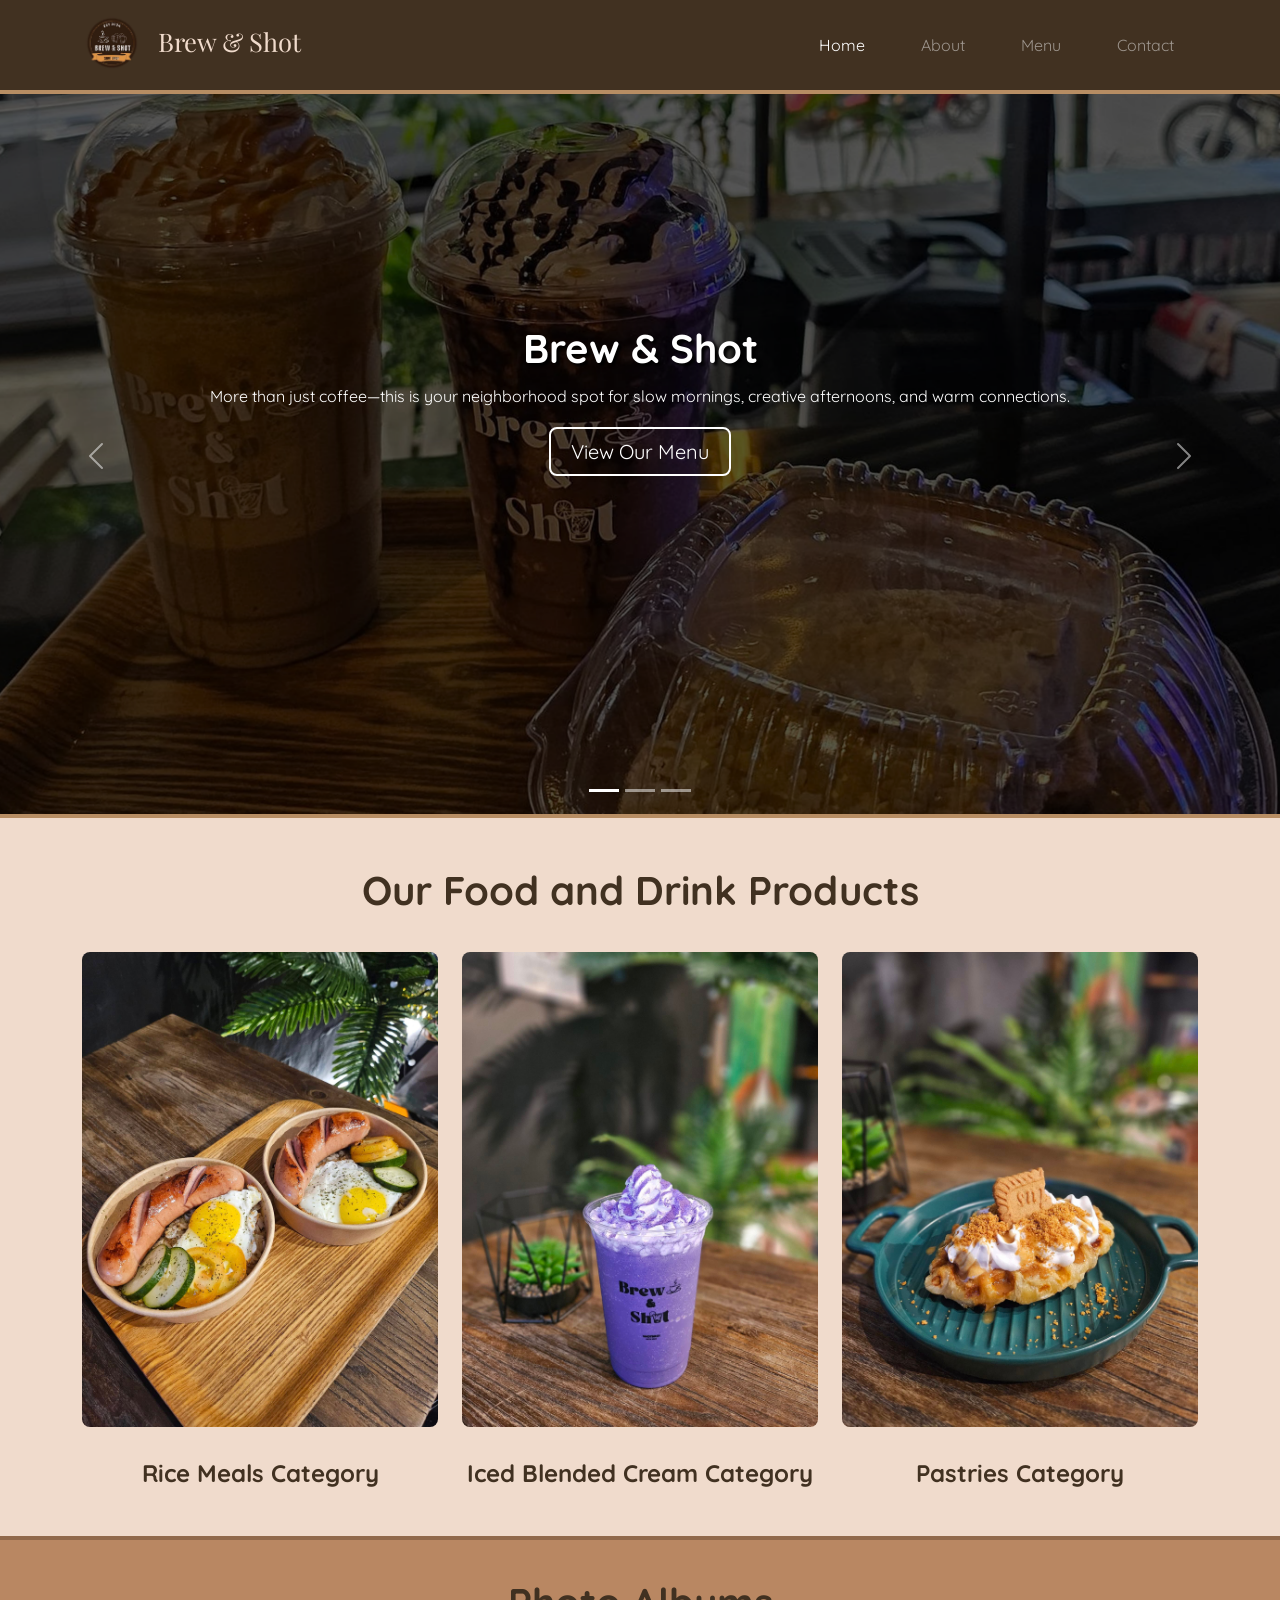
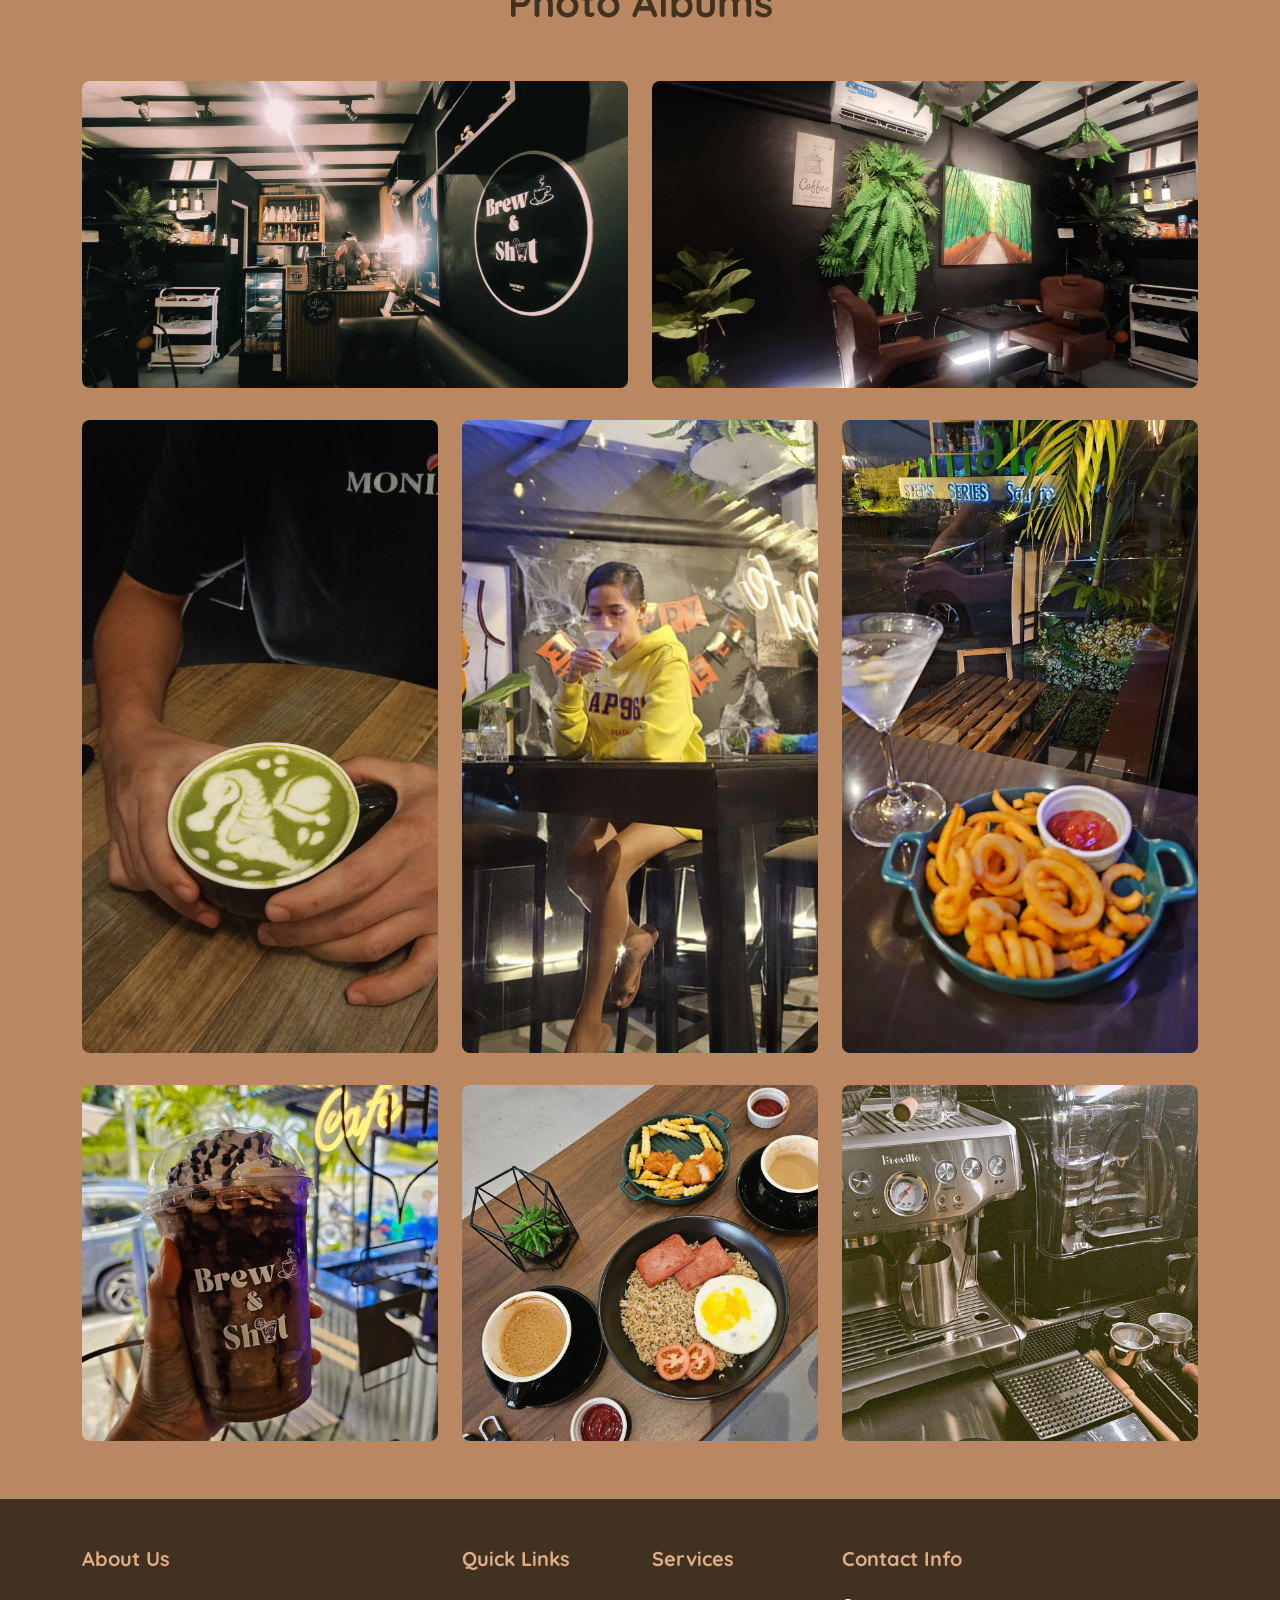
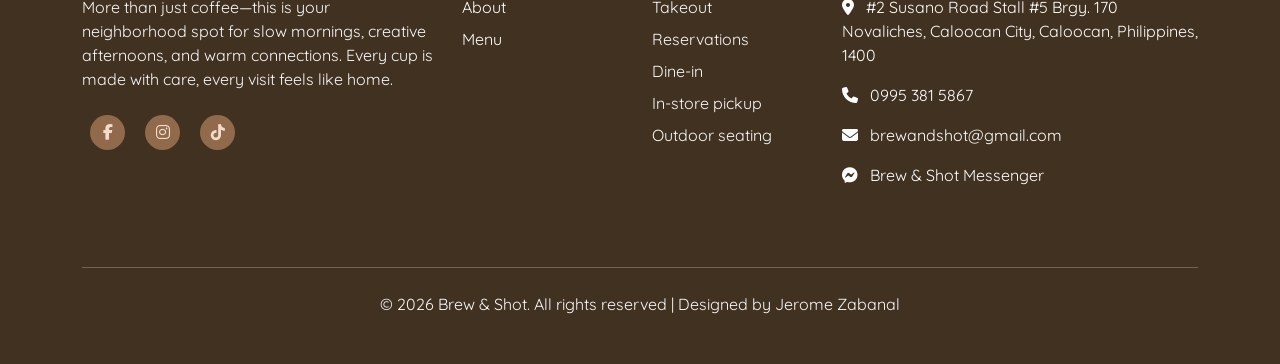
<file: index.html>
<!DOCTYPE html>
<html lang="en">
<head>
  <title>Home</title>
  <meta charset="utf-8">
  <meta name="viewport" content="width=device-width, initial-scale=1">
  <link href="https://cdn.jsdelivr.net/npm/bootstrap@5.3.8/dist/css/bootstrap.min.css" rel="stylesheet">
  <link href="https://cdnjs.cloudflare.com/ajax/libs/font-awesome/6.4.2/css/all.min.css" rel="stylesheet">
  <link rel="stylesheet" href="style_brew-and-shot.css">
  <link rel="stylesheet" type="text/css" href="//fonts.googleapis.com/css?family=Playfair+Display" />
  <link rel="stylesheet" type="text/css" href="//fonts.googleapis.com/css?family=Quicksand" />
  <link rel="icon" href="images/logo/favicon_brew-and-shot.png" type="image/x-icon">
  <script src="https://cdn.jsdelivr.net/npm/bootstrap@5.3.8/dist/js/bootstrap.bundle.min.js"></script>
</head>
<body>

<nav class="navbar navbar-expand-sm navbar-expand-md navbar-expand-lg navbar-expand-xl navbar-expand-xxl navbar-bg sticky-top">
  <div class="container">
    <a class="navbar-brand" href="index.html">
      <img src="images/logo/logo_brew-and-shot.jpg" alt="Brew & Shot Logo" style="width: 60px; margin-right: 10px; margin-bottom: 4px;">
      Brew & Shot 
    </a>
    <button class="navbar-toggler" type="button" data-bs-toggle="offcanvas" data-bs-target="#offcanvasNavbar">
      <span class="navbar-toggler-icon"></span>
    </button>
    <div class="offcanvas offcanvas-end navbar-bg" tabindex="-1" id="offcanvasNavbar">
      <div class="offcanvas-header navbar-header">
        <img src="images/logo/logo_brew-and-shot.jpg" alt="Brew & Shot Logo" style="width: 60px; margin-right: 10px; margin-bottom: 4px;">
        Brew & Shot
        <button type="button" class="btn-close" data-bs-dismiss="offcanvas" aria-label="Close"></button>
      </div>
      <div class="offcanvas-body">
        <ul class="navbar-nav justify-content-end flex-grow-1 pe-3">
          <li class="nav-item">
          <a class="nav-link nav-active" href="index.html">Home</a>
        </li>
        <li class="nav-item">
          <a class="nav-link" href="about_brew-and-shot.html">About</a>
        </li>
        <li class="nav-item">
          <a class="nav-link" href="menu_brew-and-shot.html">Menu</a>
        </li>
        <li class="nav-item">
          <a class="nav-link" href="contact_brew-and-shot.html">Contact</a>
        </li>
      </ul>
    </div>
  </div>
</nav>

<div id="carouselExampleAutoplaying" class="carousel slide" data-bs-ride="carousel">
  <div class="carousel-indicators">
    <button type="button" data-bs-target="#carouselExampleAutoplaying" data-bs-slide-to="0" class="active" aria-current="true" aria-label="Slide 1"></button>
    <button type="button" data-bs-target="#carouselExampleAutoplaying" data-bs-slide-to="1" aria-label="Slide 2"></button>
    <button type="button" data-bs-target="#carouselExampleAutoplaying" data-bs-slide-to="2" aria-label="Slide 3"></button>
  </div>
  <div class="carousel-inner">

    <div class="carousel-item active">
      <img class="img-fluid" src="images/carousel/carousel_brew-and-shot.png" class="d-block w-100">
      <div class="carousel-caption">
        <h1>Brew & Shot</h1>
        <p>More than just coffee—this is your neighborhood spot for slow mornings, creative afternoons, and warm connections.</p>
        <button type="button" class="btn btn-lg"><a href="menu_brew-and-shot.html" class="btn-link btn-outline">View Our Menu</a></button>
      </div>
    </div>

    <div class="carousel-item">
      <img class="img-fluid" src="images/carousel/carousel_brew-and-shot_2.png" class="d-block w-100">
      <div class="carousel-caption">
        <h1>Come Visit Us</h1>
        <p>Great coffee, great dessert, warm people, and a nice place to sit.</p>
        <button type="button" class="btn btn-lg"><a href="https://maps.app.goo.gl/P6QwPMF5Jk4gCxhU8" target="_blank" class="btn-link btn-outline">Find Us</a></button>
      </div>
    </div>

    <div class="carousel-item">
      <img class="img-fluid" src="images/carousel/carousel_brew-and-shot_3.png" class="d-block w-100">
      <div class="carousel-caption">
        <h1>Like and Follow Us</h1>
        <p>Stay tuned on our Facebook, Instagram, and TikTok pages for daily cafe updates, special offers and new menu products!</p>
        <div class="social-links">
          <a href="https://www.facebook.com/profile.php?id=100089704350988" class="social-icon" target="_blank"><i class="fab fa-facebook-f"></i></a>
          <a href="https://www.instagram.com/brewnshot/" class="social-icon" target="_blank"><i class="fa-brands fa-instagram"></i></a>
          <a href="https://www.tiktok.com/@yszobel1_67jk3" class="social-icon" target="_blank"><i class="fa-brands fa-tiktok"></i></a>
        </div>
      </div>
    </div>
    
  </div>
  <button class="carousel-control-prev" type="button" data-bs-target="#carouselExampleAutoplaying" data-bs-slide="prev">
    <span class="carousel-control-prev-icon" aria-hidden="true"></span>
    <span class="visually-hidden">Previous</span>
  </button>
  <button class="carousel-control-next" type="button" data-bs-target="#carouselExampleAutoplaying" data-bs-slide="next">
    <span class="carousel-control-next-icon" aria-hidden="true"></span>
    <span class="visually-hidden">Next</span>
  </button>
</div>

<div class="container mt-5 mb-3 ourfoodanddrinkproducts-section">
  <h1>Our Food and Drink Products</h1>
  <div class="row">

  <div class="col-md-4" data-bs-toggle="modal" data-bs-target="#ModalRiceMeals">
    <img class="img-fluid" src="images/ourfoodanddrinkproduct/ourfoodanddrinkproducts.jpg" style="width: 100%; height: auto;">
    <h4>Rice Meals Category</h4>
  </div>
  <div class="col-md-4" data-bs-toggle="modal" data-bs-target="#ModalIcedBlendedCream">
    <img class="img-fluid" src="images/ourfoodanddrinkproduct/ourfoodanddrinkproducts_2.jpg" style="width: 100%; height: auto;">
    <h4>Iced Blended Cream Category</h4>
  </div>
  <div class="col-md-4" data-bs-toggle="modal" data-bs-target="#ModalPastries">
    <img class="img-fluid" src="images/ourfoodanddrinkproduct/ourfoodanddrinkproducts_3.jpg" style="width: 100%; height: auto;">
    <h4>Pastries Category</h4>
  </div>

  </div>
</div>

<div class="modal fade" id="ModalRiceMeals">
  <div class="modal-dialog modal-dialog-centered modal-dialog-scrollable modal-lg">
    <div class="modal-content">

      <div class="modal-header">
        <button type="button" class="btn-close" data-bs-dismiss="modal"></button>
      </div>

      <div class="modal-body">
        <div class="container-fluid">
          <div class="row">
            <div class="col-md-6">
              <img class="img-fluid" src="images/ourfoodanddrinkproduct/ourfoodanddrinkproducts.jpg" style="width: 100%; height: auto; border-radius: 12px;">
            </div>

            <div class="col-md-6 mt-5 modal-desc">
              <h4 class="modal-title">Rice Meals Category</h4>
              <p class="mt-5">It is tasty and satisfying—perfect for any time of the day. Each dish comes with freshly cooked rice and flavorful dishes inspired by Filipino favorites. It is a comforting meal that feels like home, served in a relaxed cafe setting. Great for a quick bite.</p>
              <button type="button" class="mt-5"><a href="ricemeals-category.html">View Our Rice Meals Menu</a></button>
            </div>
          </div>
        </div>
      </div>

      <div class="modal-footer">
        <button type="button" class="btn-modal" data-bs-dismiss="modal">Close</button>
      </div>

    </div>
  </div>
</div>

<div class="modal fade" id="ModalIcedBlendedCream">
  <div class="modal-dialog modal-dialog-centered modal-dialog-scrollable modal-lg">
    <div class="modal-content">

      <div class="modal-header">
        <button type="button" class="btn-close" data-bs-dismiss="modal"></button>
      </div>

      <div class="modal-body">
        <div class="container-fluid">
          <div class="row">
            <div class="col-md-6">
              <img class="img-fluid" src="images/ourfoodanddrinkproduct/ourfoodanddrinkproducts_2.jpg" style="width: 100%; height: auto; border-radius: 12px;">
            </div>

            <div class="col-md-6 mt-5 modal-desc">
              <h4 class="modal-title">Iced Blended Category</h4>
              <p class="mt-5">It is smooth, sweet, and perfectly refreshing—just what you need on a warm day. One sip will make you feel relaxed and happy. It is the perfect drink to enjoy while taking a break or spending time at your favorite cafe. Try it now and taste the comfort in every sip.</p>
              <button type="button" class="mt-5"><a href="icedblended-coffee-cream-category.html">Our Iced Blended Menu</a></button>
            </div>
          </div>
        </div>
      </div>

      <div class="modal-footer">
        <button type="button" class="btn-modal" data-bs-dismiss="modal">Close</button>
      </div>

    </div>
  </div>
</div>

<div class="modal fade" id="ModalPastries">
  <div class="modal-dialog modal-dialog-centered modal-dialog-scrollable modal-lg">
    <div class="modal-content">

      <div class="modal-header">
        <button type="button" class="btn-close" data-bs-dismiss="modal"></button>
      </div>

      <div class="modal-body">
        <div class="container-fluid">
          <div class="row">
            <div class="col-md-6">
              <img class="img-fluid" src="images/ourfoodanddrinkproduct/ourfoodanddrinkproducts_3.jpg" style="width: 100%; height: auto; border-radius: 12px;">
            </div>

            <div class="col-md-6 mt-5 modal-desc">
              <h4 class="modal-title">Pastries Category</h4>
              <p class="mt-5">Freshly baked and made with care, our pastries are soft, flavorful, and perfect for any time of the day. Each bite is warm, light, and satisfying—just what you need with your favorite drink. Whether you are starting your morning or taking a break, our pastries will surely brighten your day. Try one today and enjoy a simple, delicious treat.</p>
              <button type="button" class="mt-5"><a href="pastries-category.html">View Our Pastries Menu</a></button>
            </div>
          </div>
        </div>
      </div>

      <div class="modal-footer">
        <button type="button" class="btn-modal" data-bs-dismiss="modal">Close</button>
      </div>

    </div>
  </div>
</div>

<div class="gallery-bg">
  <div class="container gallery-section">
    <h1>Photo Albums</h1>
    
    <div class="row"> 
      <div class="col-md-6">
        <img class="img-fluid" data-bs-toggle="modal" data-bs-target="#ModalGallery" src="images/brew-and-shot_gallery/landscape-gallery.png">
      </div>
      <div class="col-md-6">
        <img class="img-fluid" data-bs-toggle="modal" data-bs-target="#ModalGallery2" src="images/brew-and-shot_gallery/landscape-gallery_2.png">
      </div>
    </div>

    <div class="row"> 
      <div class="col-md-4">
        <img class="img-fluid" data-bs-toggle="modal" data-bs-target="#ModalGallery3" src="images/brew-and-shot_gallery/portrait-gallery_3.png">
      </div>
      <div class="col-md-4">
        <img class="img-fluid" data-bs-toggle="modal" data-bs-target="#ModalGallery4" src="images/brew-and-shot_gallery/portrait-gallery.png">
      </div>
      <div class="col-md-4">
        <img class="img-fluid" data-bs-toggle="modal" data-bs-target="#ModalGallery5" src="images/brew-and-shot_gallery/portrait-gallery_2.png">
      </div>
    </div>

    <div class="row"> 
      <div class="col-md-4">
        <img class="img-fluid" data-bs-toggle="modal" data-bs-target="#ModalGallery6" src="images/brew-and-shot_gallery/detailshots-gallery_2.png">
      </div>
      <div class="col-md-4">
        <img class="img-fluid" data-bs-toggle="modal" data-bs-target="#ModalGallery7" src="images/brew-and-shot_gallery/detailshots-gallery.png">
      </div>
      <div class="col-md-4">
        <img class="img-fluid" data-bs-toggle="modal" data-bs-target="#ModalGallery8" src="images/brew-and-shot_gallery/detailshots-gallery_3.png">
      </div>
    </div>

  </div>
</div>

<footer class="footer-bg text-light py-5">
    <div class="container">
        <div class="row g-4">
            <div class="col-lg-4">
                <h5 class="mb-4">About Us</h5>
                <p class="mb-4">
                  More than just coffee—this is your neighborhood spot for slow mornings, creative afternoons, and warm connections. Every cup is made with care, every visit feels like home.
                </p>
                <div class="social-links">
                    <a href="https://www.facebook.com/profile.php?id=100089704350988" class="social-icon" target="_blank"><i class="fab fa-facebook-f"></i></a>
                    <a href="https://www.instagram.com/brewnshot/" class="social-icon" target="_blank"><i class="fa-brands fa-instagram"></i></a>
                    <a href="https://www.tiktok.com/@yszobel1_67jk3" class="social-icon" target="_blank"><i class="fa-brands fa-tiktok"></i></a>
                </div>
            </div>

            <div class="col-lg-2">
                <h5 class="mb-4">Quick Links</h5>
                <ul class="list-unstyled">
                    <li class="mb-2"><a href="about_brew-and-shot.html" class="footer-link">About</a></li>
                    <li class="mb-2"><a href="menu_brew-and-shot.html" class="footer-link">Menu</a></li>         
                </ul>
            </div>

            <div class="col-lg-2 col-md-6">
                <h5 class="mb-4">Services</h5>
                <ul class="list-unstyled">
                    <li class="mb-2">Takeout</li>
                    <li class="mb-2">Reservations</li>
                    <li class="mb-2">Dine-in</li>
                    <li class="mb-2">In-store pickup</li>
                    <li class="mb-2">Outdoor seating</li>
                </ul>
            </div>

            <div class="col-lg-4">
                <h5 class="mb-4">Contact Info</h5>
                <ul class="list-unstyled">
                    <li class="mb-3">
                        <a href="https://maps.app.goo.gl/P6QwPMF5Jk4gCxhU8" target="_blank" class="footer-link">
                          <i class="fas fa-map-marker-alt me-2"></i>
                          #2 Susano Road Stall #5 Brgy. 170 Novaliches, Caloocan City, Caloocan, Philippines, 1400
                        </a>
                    </li>
                    <li class="mb-3">                       
                        <a href="tel:09953815867" class="footer-link">
                          <i class="fas fa-phone me-2"></i>
                          0995 381 5867
                        </a>
                    </li>
                    <li class="mb-3">            
                        <a href="mailto:brewandshot@gmail.com" class="footer-link">
                          <i class="fas fa-envelope me-2"></i>
                          brewandshot@gmail.com
                        </a>
                    </li>
                    <li class="mb-3">            
                        <a href="https://www.messenger.com/t/100447672955334" class="footer-link">
                          <i class="fa-brands fa-facebook-messenger me-2"></i>
                          Brew & Shot Messenger
                        </a>
                    </li>
                </ul>
            </div>
        </div>

        <div class="row mt-5">
            <div class="col-12">
                <hr class="mb-4">
                <div class="text-center">
                    <p class="mb-0">&copy; 2026 Brew & Shot. All rights reserved | Designed by Jerome Zabanal</p>
                </div>
            </div>
        </div>
    </div>
</footer>

</body>
</html>
</file>
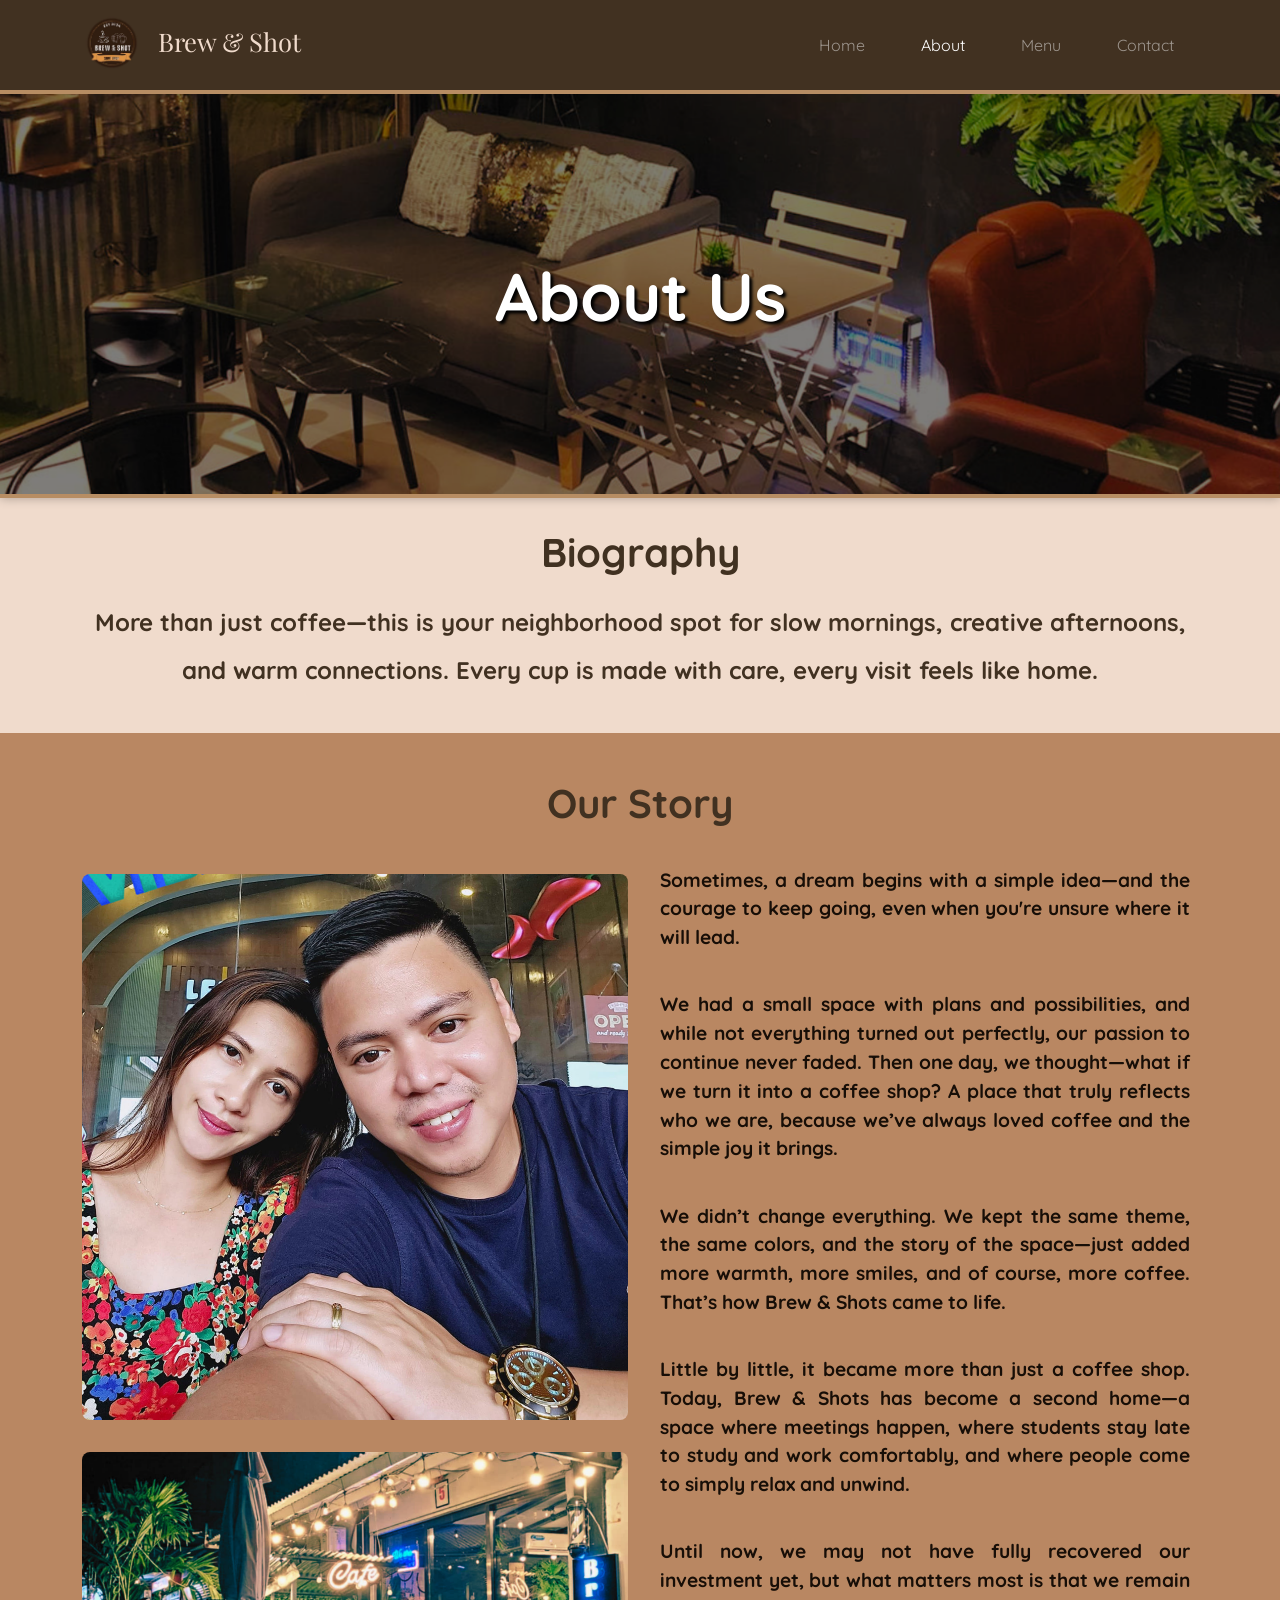
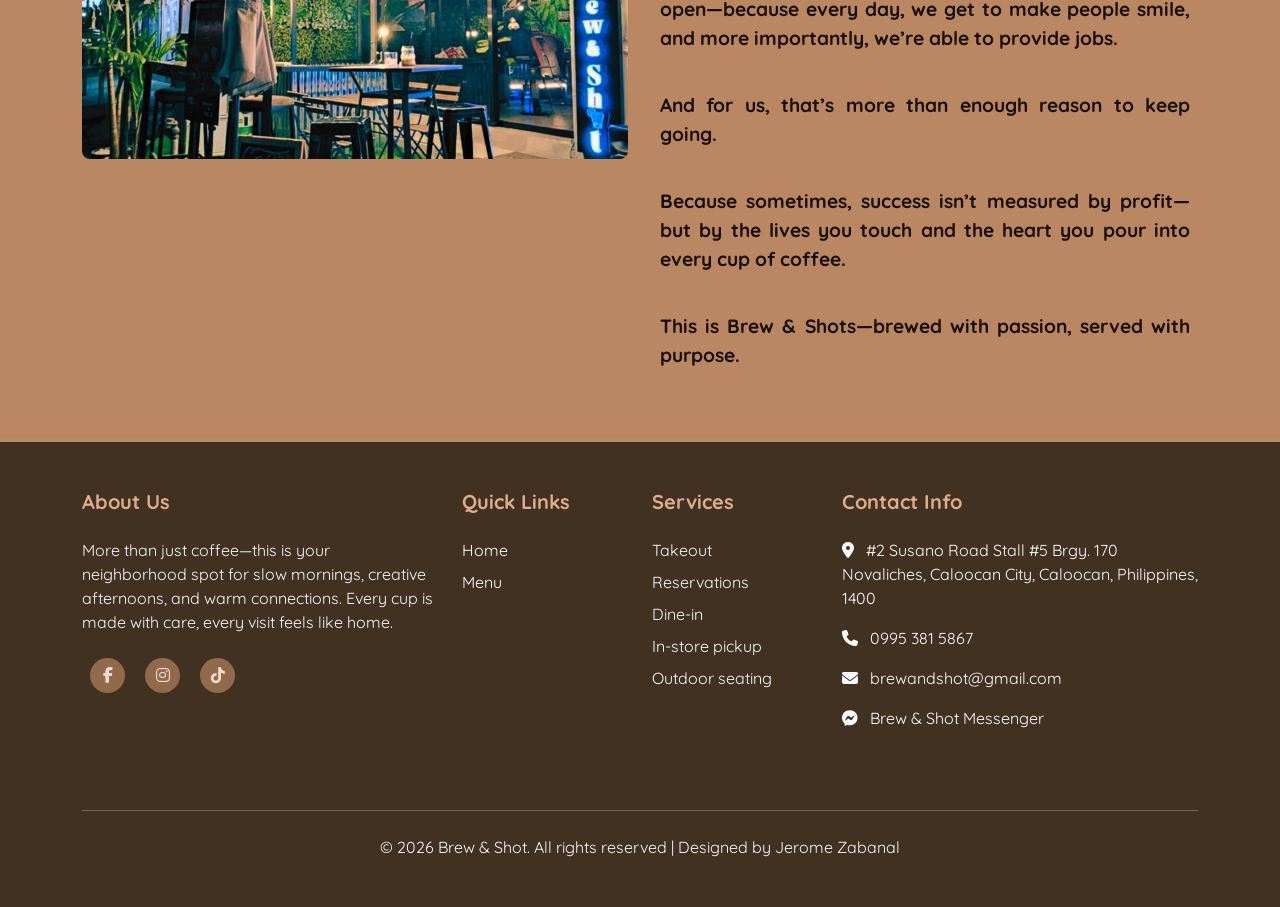
<file: about_brew-and-shot.html>
<!DOCTYPE html>
<html lang="en">
<head>
  <title>About</title>
  <meta charset="utf-8">
  <meta name="viewport" content="width=device-width, initial-scale=1">
  <link href="https://cdn.jsdelivr.net/npm/bootstrap@5.3.8/dist/css/bootstrap.min.css" rel="stylesheet">
  <link href="https://cdnjs.cloudflare.com/ajax/libs/font-awesome/6.4.2/css/all.min.css" rel="stylesheet">
  <link rel="stylesheet" href="style_brew-and-shot.css">
  <link rel="stylesheet" type="text/css" href="//fonts.googleapis.com/css?family=Playfair+Display" />
  <link rel="stylesheet" type="text/css" href="//fonts.googleapis.com/css?family=Quicksand" />
  <link rel="icon" href="images/logo/favicon_brew-and-shot.png" type="image/x-icon">
  <script src="https://cdn.jsdelivr.net/npm/bootstrap@5.3.8/dist/js/bootstrap.bundle.min.js"></script>
</head>
<body>

<nav class="navbar navbar-expand-sm navbar-expand-md navbar-expand-lg navbar-expand-xl navbar-expand-xxl navbar-bg sticky-top">
  <div class="container">
    <a class="navbar-brand" href="index.html">
      <img src="images/logo/logo_brew-and-shot.jpg" alt="Brew & Shot Logo" style="width: 60px; margin-right: 10px; margin-bottom: 4px;">
      Brew & Shot 
    </a>
    <button class="navbar-toggler" type="button" data-bs-toggle="offcanvas" data-bs-target="#offcanvasNavbar">
      <span class="navbar-toggler-icon"></span>
    </button>
    <div class="offcanvas offcanvas-end navbar-bg" tabindex="-1" id="offcanvasNavbar">
      <div class="offcanvas-header navbar-header">
        <img src="images/logo/logo_brew-and-shot.jpg" alt="Brew & Shot Logo" style="width: 60px; margin-right: 10px; margin-bottom: 4px;">
        Brew & Shot
        <button type="button" class="btn-close" data-bs-dismiss="offcanvas" aria-label="Close"></button>
      </div>
      <div class="offcanvas-body">
        <ul class="navbar-nav justify-content-end flex-grow-1 pe-3">
          <li class="nav-item">
          <a class="nav-link" href="index.html">Home</a>
        </li>
        <li class="nav-item">
          <a class="nav-link nav-active" href="about_brew-and-shot.html">About</a>
        </li>
        <li class="nav-item">
          <a class="nav-link" href="menu_brew-and-shot.html">Menu</a>
        </li>
        <li class="nav-item">
          <a class="nav-link" href="contact_brew-and-shot.html">Contact</a>
        </li>
      </ul>
    </div>
  </div>
</nav>

<div class="headline-banner">
    <img class="img-fluid" src="images/banners/about-banner.png">
    <h1 class="headline-caption">About Us</h1>
</div>

<div class="container bio-section">

    <div class="row mt-4">
        <div class="col-md-12">
            <h1>Biography</h1>
        </div>     
    </div>

    <div class="row">
        <div class="col-md-12">
            <h4>
                More than just coffee—this is your neighborhood spot for slow mornings, creative afternoons, and warm connections. Every cup is made with care, every visit feels like home.
            </h4>    
        </div>
    </div>

</div>

<div class="ourstory-bg">
    <div class="container ourstory-section">

        <div class="row mb-2 mt-2">
            <h1>Our Story</h1>
        </div>

        <div class="row">

            <div class="col-md-6 mb-4">
                <img class="img-fluid" data-bs-toggle="modal" data-bs-target="#ModalOurStory" src="images/ourstory/ourstory-2.png">
                <img class="img-fluid" data-bs-toggle="modal" data-bs-target="#ModalOurStory2" src="images/ourstory/ourstory.png">
            </div>

            <div class="col-md-6">
                <p>
                    Sometimes, a dream begins with a simple idea—and the courage to keep going, even when you're unsure where it will lead. 
                </p>

                <p> 
                    We had a small space with plans and possibilities, and while not everything turned out perfectly, our passion to continue never faded. Then one day, we thought—what if we turn it into a coffee shop? A place that truly reflects who we are, because we’ve always loved coffee and the simple joy it brings. 
                </p>    

                <p> 
                    We didn’t change everything. We kept the same theme, the same colors, and the story of the space—just added more warmth, more smiles, and of course, more coffee. That’s how Brew & Shots came to life. 
                </p>
                
                <p>
                    Little by little, it became more than just a coffee shop. Today, Brew & Shots has become a second home—a space where meetings happen, where students stay late to study and work comfortably, and where people come to simply relax and unwind. 
                </p>  

                <p>
                    Until now, we may not have fully recovered our investment yet, but what matters most is that we remain open—because every day, we get to make people smile, and more importantly, we’re able to provide jobs. 
                </p>   

                <p>
                    And for us, that’s more than enough reason to keep going. 
                </p>  
                
                <p>
                    Because sometimes, success isn’t measured by profit—but by the lives you touch and the heart you pour into every cup of coffee. 
                </p>    

                <p>
                    This is Brew & Shots—brewed with passion, served with purpose.
                </p>    
            </div>

        </div>

    </div>
</div>

<footer class="footer-bg text-light py-5">
    <div class="container">
        <div class="row g-4">
            <div class="col-lg-4">
                <h5 class="mb-4">About Us</h5>
                <p class="mb-4">
                  More than just coffee—this is your neighborhood spot for slow mornings, creative afternoons, and warm connections. Every cup is made with care, every visit feels like home.
                </p>
                <div class="social-links">
                    <a href="https://www.facebook.com/profile.php?id=100089704350988" class="social-icon"><i class="fab fa-facebook-f"></i></a>
                    <a href="https://www.instagram.com/brewnshot/" class="social-icon"><i class="fa-brands fa-instagram"></i></a>
                    <a href="https://www.tiktok.com/@yszobel1_67jk3" class="social-icon"><i class="fa-brands fa-tiktok"></i></a>
                </div>
            </div>

            <div class="col-lg-2">
                <h5 class="mb-4">Quick Links</h5>
                <ul class="list-unstyled">
                    <li class="mb-2"><a href="index.html" class="footer-link">Home</a></li>
                    <li class="mb-2"><a href="menu_brew-and-shot.html" class="footer-link">Menu</a></li>         
                </ul>
            </div>

            <div class="col-lg-2 col-md-6">
                <h5 class="mb-4">Services</h5>
                <ul class="list-unstyled">
                    <li class="mb-2">Takeout</li>
                    <li class="mb-2">Reservations</li>
                    <li class="mb-2">Dine-in</li>
                    <li class="mb-2">In-store pickup</li>
                    <li class="mb-2">Outdoor seating</li>
                </ul>
            </div>

            <div class="col-lg-4">
                <h5 class="mb-4">Contact Info</h5>
                <ul class="list-unstyled">
                    <li class="mb-3">
                        <a href="https://maps.app.goo.gl/P6QwPMF5Jk4gCxhU8" target="_blank" class="footer-link">
                          <i class="fas fa-map-marker-alt me-2"></i>
                          #2 Susano Road Stall #5 Brgy. 170 Novaliches, Caloocan City, Caloocan, Philippines, 1400
                        </a>
                    </li>
                    <li class="mb-3">                       
                        <a href="tel:09953815867" class="footer-link">
                          <i class="fas fa-phone me-2"></i>
                          0995 381 5867
                        </a>
                    </li>
                    <li class="mb-3">            
                        <a href="mailto:brewandshot@gmail.com" class="footer-link">
                          <i class="fas fa-envelope me-2"></i>
                          brewandshot@gmail.com
                        </a>
                    </li>
                    <li class="mb-3">            
                        <a href="https://www.messenger.com/t/100447672955334" class="footer-link">
                          <i class="fa-brands fa-facebook-messenger me-2"></i>
                          Brew & Shot Messenger
                        </a>
                    </li>
                </ul>
            </div>
        </div>

        <div class="row mt-5">
            <div class="col-12">
                <hr class="mb-4">
                <div class="text-center">
                    <p class="mb-0">&copy; 2026 Brew & Shot. All rights reserved | Designed by Jerome Zabanal</p>
                </div>
            </div>
        </div>
    </div>
</footer>

</body>
</html>
</file>
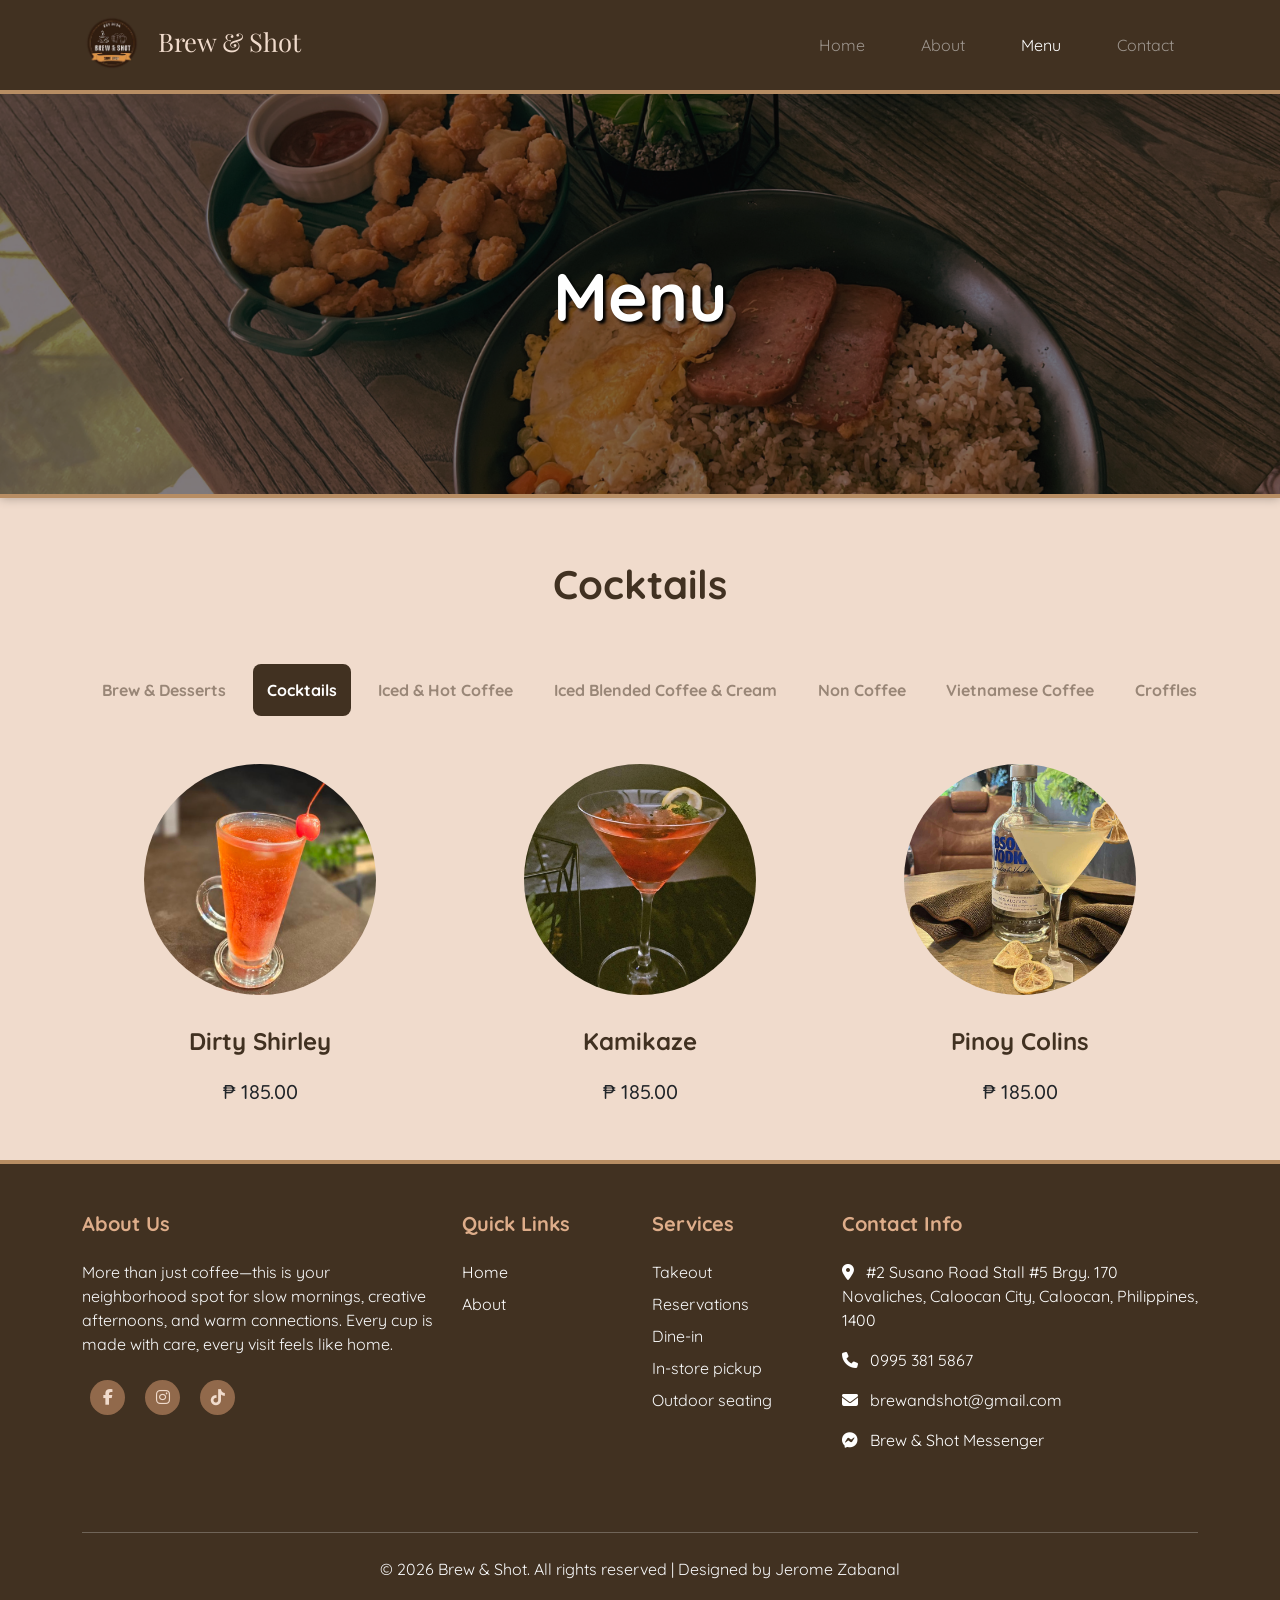
<file: cocktail-category.html>
<!DOCTYPE html>
<html lang="en">
<head>
  <title>Menu</title>
  <meta charset="utf-8">
  <meta name="viewport" content="width=device-width, initial-scale=1">
  <link href="https://cdn.jsdelivr.net/npm/bootstrap@5.3.8/dist/css/bootstrap.min.css" rel="stylesheet">
  <link href="https://cdnjs.cloudflare.com/ajax/libs/font-awesome/6.4.2/css/all.min.css" rel="stylesheet">
  <link rel="stylesheet" href="style_brew-and-shot.css">
  <link rel="stylesheet" type="text/css" href="//fonts.googleapis.com/css?family=Playfair+Display" />
  <link rel="stylesheet" type="text/css" href="//fonts.googleapis.com/css?family=Quicksand" />
  <link rel="icon" href="images/logo/favicon_brew-and-shot.png" type="image/x-icon">
  <script src="https://cdn.jsdelivr.net/npm/bootstrap@5.3.8/dist/js/bootstrap.bundle.min.js"></script>
</head>
<body>

<nav class="navbar navbar-expand-sm navbar-expand-md navbar-expand-lg navbar-expand-xl navbar-expand-xxl navbar-bg sticky-top">
  <div class="container">
    <a class="navbar-brand" href="index.html">
      <img src="images/logo/logo_brew-and-shot.jpg" alt="Brew & Shot Logo" style="width: 60px; margin-right: 10px; margin-bottom: 4px;">
      Brew & Shot 
    </a>
    <button class="navbar-toggler" type="button" data-bs-toggle="offcanvas" data-bs-target="#offcanvasNavbar">
      <span class="navbar-toggler-icon"></span>
    </button>
    <div class="offcanvas offcanvas-end navbar-bg" tabindex="-1" id="offcanvasNavbar">
      <div class="offcanvas-header navbar-header">
        <img src="images/logo/logo_brew-and-shot.jpg" alt="Brew & Shot Logo" style="width: 60px; margin-right: 10px; margin-bottom: 4px;">
        Brew & Shot
        <button type="button" class="btn-close" data-bs-dismiss="offcanvas" aria-label="Close"></button>
      </div>
      <div class="offcanvas-body">
        <ul class="navbar-nav justify-content-end flex-grow-1 pe-3">
          <li class="nav-item">
          <a class="nav-link" href="index.html">Home</a>
        </li>
        <li class="nav-item">
          <a class="nav-link" href="about_brew-and-shot.html">About</a>
        </li>
        <li class="nav-item">
          <a class="nav-link nav-active" href="menu_brew-and-shot.html">Menu</a>
        </li>
        <li class="nav-item">
          <a class="nav-link" href="contact_brew-and-shot.html">Contact</a>
        </li>
      </ul>
    </div>
  </div>
</nav>

<div class="headline-banner">
    <img class="img-fluid" src="images/banners/menu-banner.png">
    <h1 class="headline-caption">Menu</h1>
</div>

<div class="container">
    <div class="row">
        <div class="col-lg-12 headline-category mt-4 mb-4">
            <h1>Cocktails</h1>
        </div>
    </div>

    <div class="row">
        <div class="col-lg-12 mb-5">
            <div class="scrollmenu">
                
                <a href="menu_brew-and-shot.html">Brew & Desserts</a>
                <a class="scrollmenu-active" href="cocktail-category.html">Cocktails</a>
                <a href="iced-hotcoffee.html">Iced & Hot Coffee</a>
                <a href="icedblended-coffee-cream-category.html">Iced Blended Coffee & Cream</a>
                <a href="non-coffee-category.html">Non Coffee</a>
                <a href="vietnamesecoffee-category.html">Vietnamese Coffee</a> 
                
                <a href="croffles-category.html">Croffles</a>
                <a href="pasta-category.html">Pasta</a>
                <a href="pastries-category.html">Pastries</a>
                <a href="ricemeals-category.html">Rice Meals</a>
                <a href="snacks-category.html">Snacks</a>
            </div>
        </div>
    </div>

    <div class="row g-4 mb-4 menu-category"> 
      <div class="col-md-4" data-bs-toggle="modal" data-bs-target="#ModalCocktails">
        <img class="img-fluid mx-auto d-block" src="images/menu/cocktails/dirtyshirley.png">
        <h4>Dirty Shirley</h4>
        <h5>&#8369 185.00</h5>
      </div>

      <div class="col-md-4" data-bs-toggle="modal" data-bs-target="#ModalCocktails_2">
        <img class="img-fluid mx-auto d-block" src="images/menu/cocktails/kamikaze.png">
        <h4>Kamikaze</h4>
        <h5>&#8369 185.00</h5>
      </div>

      <div class="col-md-4" data-bs-toggle="modal" data-bs-target="#ModalCocktails_3">
        <img class="img-fluid mx-auto d-block" src="images/menu/cocktails/pinoycolins.png">
        <h4>Pinoy Colins</h4>
        <h5>&#8369 185.00</h5>
      </div>
    </div>

</div>

<div class="modal fade" id="ModalCocktails">
  <div class="modal-dialog modal-dialog-centered modal-dialog-scrollable modal-lg">
    <div class="modal-content">

      <div class="modal-header">
        <button type="button" class="btn-close" data-bs-dismiss="modal"></button>
      </div>

      <div class="modal-body">
        <div class="container-fluid">
          <div class="row">
            <div class="col-md-6">
              <img class="img-fluid" src="images/menu/cocktails/dirtyshirley.png" style="width: 100%; height: auto; border-radius: 12px;">
            </div>

            <div class="col-md-6 mt-5 modal-menu-desc">
              <h4 class="modal-title">Dirty Shirley - &#8369 185.00</h4>
              <h6 class="modal-title mt-2">Bestseller</h6>
            </div>
          </div>
        </div>
      </div>

      <div class="modal-footer">
        <button type="button" class="btn-order">Order Now</button>
        <button type="button" class="btn-modal" data-bs-dismiss="modal">Close</button>
      </div>

    </div>
  </div>
</div>

<div class="modal fade" id="ModalCocktails_3">
  <div class="modal-dialog modal-dialog-centered modal-dialog-scrollable modal-lg">
    <div class="modal-content">

      <div class="modal-header">
        <button type="button" class="btn-close" data-bs-dismiss="modal"></button>
      </div>

      <div class="modal-body">
        <div class="container-fluid">
          <div class="row">
            <div class="col-md-6">
              <img class="img-fluid" src="images/menu/cocktails/pinoycolins.png" style="width: 100%; height: auto; border-radius: 12px;">
            </div>

            <div class="col-md-6 mt-5 modal-menu-desc">
              <h4 class="modal-title">Pinoy Colins - &#8369 185.00</h4>
            </div>
          </div>
        </div>
      </div>

      <div class="modal-footer">
        <button type="button" class="btn-order">Order Now</button>
        <button type="button" class="btn-modal" data-bs-dismiss="modal">Close</button>
      </div>

    </div>
  </div>
</div>

<div class="modal fade" id="ModalCocktails_2">
  <div class="modal-dialog modal-dialog-centered modal-dialog-scrollable modal-lg">
    <div class="modal-content">

      <div class="modal-header">
        <button type="button" class="btn-close" data-bs-dismiss="modal"></button>
      </div>

      <div class="modal-body">
        <div class="container-fluid">
          <div class="row">
            <div class="col-md-6">
              <img class="img-fluid" src="images/menu/cocktails/kamikaze.png" style="width: 100%; height: auto; border-radius: 12px;">
            </div>

            <div class="col-md-6 mt-5 modal-menu-desc">
              <h4 class="modal-title">Kamikaze - &#8369 185.00</h4>
            </div>
          </div>
        </div>
      </div>

      <div class="modal-footer">
        <button type="button" class="btn-order">Order Now</button>
        <button type="button" class="btn-modal" data-bs-dismiss="modal">Close</button>
      </div>

    </div>
  </div>
</div>

<footer class="footer-bg text-light py-5">
    <div class="container">
        <div class="row g-4">
            <!-- Brew & Shot Info -->
            <div class="col-lg-4">
                <h5 class="mb-4">About Us</h5>
                <p class="mb-4">
                  More than just coffee—this is your neighborhood spot for slow mornings, creative afternoons, and warm connections. Every cup is made with care, every visit feels like home.
                </p>
                <div class="social-links">
                    <a href="https://www.facebook.com/profile.php?id=100089704350988" class="social-icon"><i class="fab fa-facebook-f"></i></a>
                    <a href="https://www.instagram.com/brewnshot/" class="social-icon"><i class="fa-brands fa-instagram"></i></a>
                    <a href="https://www.tiktok.com/@yszobel1_67jk3" class="social-icon"><i class="fa-brands fa-tiktok"></i></a>
                </div>
            </div>

            <div class="col-lg-2">
                <h5 class="mb-4">Quick Links</h5>
                <ul class="list-unstyled">
                    <li class="mb-2"><a href="index.html" class="footer-link">Home</a></li>
                    <li class="mb-2"><a href="about_brew-and-shot.html" class="footer-link">About</a></li>         
                </ul>
            </div>

            <div class="col-lg-2 col-md-6">
                <h5 class="mb-4">Services</h5>
                <ul class="list-unstyled">
                    <li class="mb-2">Takeout</li>
                    <li class="mb-2">Reservations</li>
                    <li class="mb-2">Dine-in</li>
                    <li class="mb-2">In-store pickup</li>
                    <li class="mb-2">Outdoor seating</li>
                </ul>
            </div>

            <div class="col-lg-4">
                <h5 class="mb-4">Contact Info</h5>
                <ul class="list-unstyled">
                    <li class="mb-3">
                        <a href="https://maps.app.goo.gl/P6QwPMF5Jk4gCxhU8" target="_blank" class="footer-link">
                          <i class="fas fa-map-marker-alt me-2"></i>
                          #2 Susano Road Stall #5 Brgy. 170 Novaliches, Caloocan City, Caloocan, Philippines, 1400
                        </a>
                    </li>
                    <li class="mb-3">                       
                        <a href="tel:09953815867" class="footer-link">
                          <i class="fas fa-phone me-2"></i>
                          0995 381 5867
                        </a>
                    </li>
                    <li class="mb-3">            
                        <a href="mailto:brewandshot@gmail.com" class="footer-link">
                          <i class="fas fa-envelope me-2"></i>
                          brewandshot@gmail.com
                        </a>
                    </li>
                    <li class="mb-3">            
                        <a href="https://www.messenger.com/t/100447672955334" class="footer-link">
                          <i class="fa-brands fa-facebook-messenger me-2"></i>
                          Brew & Shot Messenger
                        </a>
                    </li>
                </ul>
            </div>
        </div>

        <div class="row mt-5">
            <div class="col-12">
                <hr class="mb-4">
                <div class="text-center">
                    <p class="mb-0">&copy; 2026 Brew & Shot. All rights reserved | Designed by Jerome Zabanal</p>
                </div>
            </div>
        </div>
    </div>
</footer>

</body>
</html>
</file>
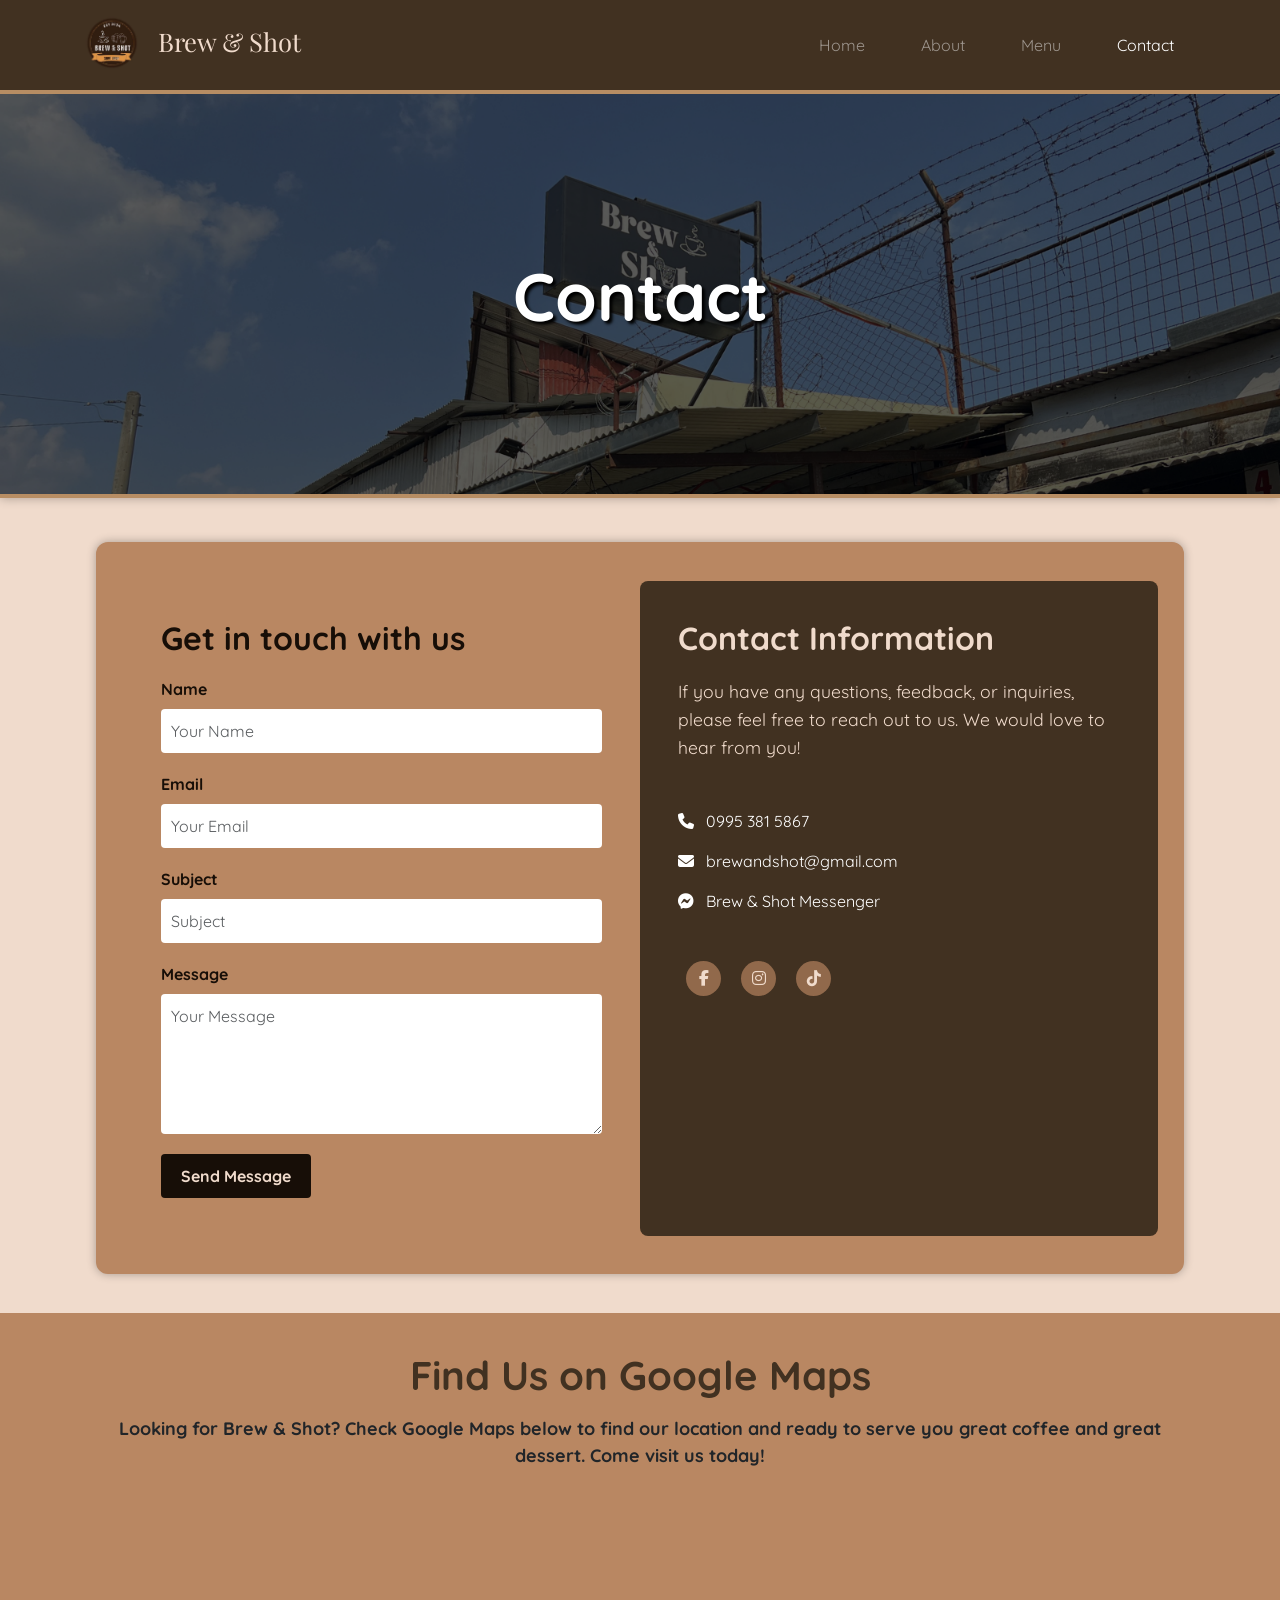
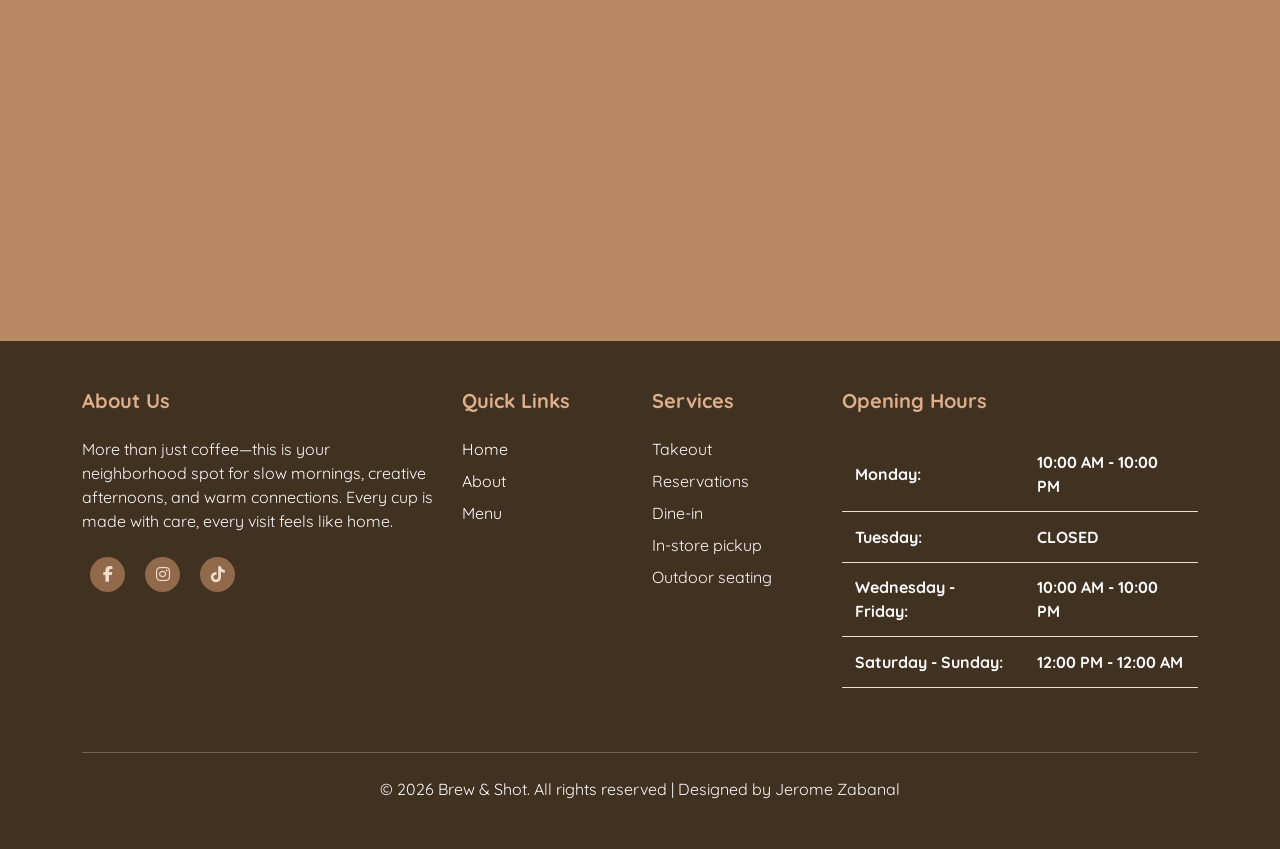
<file: contact_brew-and-shot.html>
<!DOCTYPE html>
<html lang="en">
<head>
  <title>Contact</title>
  <meta charset="utf-8">
  <meta name="viewport" content="width=device-width, initial-scale=1">
  <link href="https://cdn.jsdelivr.net/npm/bootstrap@5.3.8/dist/css/bootstrap.min.css" rel="stylesheet">
  <link href="https://cdnjs.cloudflare.com/ajax/libs/font-awesome/6.4.2/css/all.min.css" rel="stylesheet">
  <link rel="stylesheet" href="style_brew-and-shot.css">
  <link rel="stylesheet" type="text/css" href="//fonts.googleapis.com/css?family=Playfair+Display" />
  <link rel="stylesheet" type="text/css" href="//fonts.googleapis.com/css?family=Quicksand" />
  <link rel="icon" href="images/logo/favicon_brew-and-shot.png" type="image/x-icon">
  <script src="https://cdn.jsdelivr.net/npm/bootstrap@5.3.8/dist/js/bootstrap.bundle.min.js"></script>
</head>
<body>

<nav class="navbar navbar-expand-sm navbar-expand-md navbar-expand-lg navbar-expand-xl navbar-expand-xxl navbar-bg sticky-top">
  <div class="container">
    <a class="navbar-brand" href="index.html">
      <img src="images/logo/logo_brew-and-shot.jpg" alt="Brew & Shot Logo" style="width: 60px; margin-right: 10px; margin-bottom: 4px;">
      Brew & Shot 
    </a>
    <button class="navbar-toggler" type="button" data-bs-toggle="offcanvas" data-bs-target="#offcanvasNavbar">
      <span class="navbar-toggler-icon"></span>
    </button>
    <div class="offcanvas offcanvas-end navbar-bg" tabindex="-1" id="offcanvasNavbar">
      <div class="offcanvas-header navbar-header">
        <img src="images/logo/logo_brew-and-shot.jpg" alt="Brew & Shot Logo" style="width: 60px; margin-right: 10px; margin-bottom: 4px;">
        Brew & Shot
        <button type="button" class="btn-close" data-bs-dismiss="offcanvas" aria-label="Close"></button>
      </div>
      <div class="offcanvas-body">
        <ul class="navbar-nav justify-content-end flex-grow-1 pe-3">
          <li class="nav-item">
          <a class="nav-link" href="index.html">Home</a>
        </li>
        <li class="nav-item">
          <a class="nav-link" href="about_brew-and-shot.html">About</a>
        </li>
        <li class="nav-item">
          <a class="nav-link" href="menu_brew-and-shot.html">Menu</a>
        </li>
        <li class="nav-item">
          <a class="nav-link nav-active" href="contact_brew-and-shot.html">Contact</a>
        </li>
      </ul>
    </div>
  </div>
</nav>

<div class="headline-banner">
    <img class="img-fluid" src="images/banners/contact-banner.png">
    <h1 class="headline-caption">Contact</h1>
</div>

<div class="container contact-section">
    <div class="row">
        <div class="col-md-6 contact-form-bg">    
            <h2>Get in touch with us</h2>
            <form>
                <div class="mb-3">
                    <label for="name" class="form-label">Name</label>
                    <input type="text" class="form-control" id="name" placeholder="Your Name">
                </div>
                <div class="mb-3">
                    <label for="email" class="form-label">Email</label>
                    <input type="email" class="form-control" id="email" placeholder="Your Email">
                </div>
                <div class="mb-3">
                    <label for="subject" class="form-label">Subject</label>
                    <input type="text" class="form-control" id="subject" placeholder="Subject">
                </div>
                <div class="mb-3">
                    <label for="message" class="form-label">Message</label>
                    <textarea class="form-control" id="message" rows="5" placeholder="Your Message"></textarea>
                </div>
                <button type="submit" class="btn">Send Message</button>
            </form>
        </div>

        <div class="col-md-6 contact-info-bg">
            <h2>Contact Information</h2>
            <p class="mt-3">If you have any questions, feedback, or inquiries, please feel free to reach out to us. We would love to hear from you!</p>

                <ul class="list-unstyled mt-5">
                    <li class="mb-3">                       
                        <a href="tel:09953815867" class="footer-link">
                          <i class="fas fa-phone me-2"></i>
                          0995 381 5867
                        </a>
                    </li>
                    <li class="mb-3">            
                        <a href="mailto:brewandshot@gmail.com" class="footer-link">
                          <i class="fas fa-envelope me-2"></i>
                          brewandshot@gmail.com
                        </a>
                    </li>
                    <li class="mb-3">            
                        <a href="https://www.messenger.com/t/100447672955334" class="footer-link">
                          <i class="fa-brands fa-facebook-messenger me-2"></i>
                          Brew & Shot Messenger
                        </a>
                    </li>
                </ul>

                <div class="social-links mt-5">
                    <a href="https://www.facebook.com/profile.php?id=100089704350988" class="social-icon" target="_blank"><i class="fab fa-facebook-f"></i></a>
                    <a href="https://www.instagram.com/brewnshot/" class="social-icon" target="_blank"><i class="fa-brands fa-instagram"></i></a>
                    <a href="https://www.tiktok.com/@yszobel1_67jk3" class="social-icon" target="_blank"><i class="fa-brands fa-tiktok"></i></a>
                </div>
        </div>
    </div>
</div>

<div class="location-bg">
    <div class="container">
        <h1>Find Us on Google Maps</h1>
        <p>Looking for Brew & Shot? Check Google Maps below to find our location and ready to serve you great coffee and great dessert. Come visit us today!</p>

        <div class="row mt-4">
            <div class="col-md-12">
                <iframe src="https://www.google.com/maps/embed?pb=!1m14!1m8!1m3!1d3858.5891831628296!2d121.0334536!3d14.7358033!3m2!1i1024!2i768!4f13.1!3m3!1m2!1s0x3397b1bf0a8b04bf%3A0x2bf88da9f23225ea!2sBrew%20%26%20Shot!5e0!3m2!1sen!2sph!4v1775489756770!5m2!1sen!2sph" width="1400" height="400" style="border:0;" allowfullscreen="" loading="lazy" referrerpolicy="no-referrer-when-downgrade"></iframe>
            </div>
        </div>
    </div>
</div>

<footer class="footer-bg text-light py-5">
    <div class="container">
        <div class="row g-4">
            <div class="col-lg-4">
                <h5 class="mb-4">About Us</h5>
                <p class="mb-4">
                  More than just coffee—this is your neighborhood spot for slow mornings, creative afternoons, and warm connections. Every cup is made with care, every visit feels like home.
                </p>
                <div class="social-links">
                    <a href="https://www.facebook.com/profile.php?id=100089704350988" class="social-icon" target="_blank"><i class="fab fa-facebook-f"></i></a>
                    <a href="https://www.instagram.com/brewnshot/" class="social-icon" target="_blank"><i class="fa-brands fa-instagram"></i></a>
                    <a href="https://www.tiktok.com/@yszobel1_67jk3" class="social-icon" target="_blank"><i class="fa-brands fa-tiktok"></i></a>
                </div>
            </div>

            <div class="col-lg-2">
                <h5 class="mb-4">Quick Links</h5>
                <ul class="list-unstyled">
                    <li class="mb-2"><a href="index.html" class="footer-link">Home</a></li>
                    <li class="mb-2"><a href="about_brew-and-shot.html" class="footer-link">About</a></li>
                    <li class="mb-2"><a href="menu_brew-and-shot.html" class="footer-link">Menu</a></li>         
                </ul>
            </div>

            <div class="col-lg-2 col-md-6">
                <h5 class="mb-4">Services</h5>
                <ul class="list-unstyled">
                    <li class="mb-2">Takeout</li>
                    <li class="mb-2">Reservations</li>
                    <li class="mb-2">Dine-in</li>
                    <li class="mb-2">In-store pickup</li>
                    <li class="mb-2">Outdoor seating</li>
                </ul>
            </div>

            <div class="col-lg-4">
                <h5 class="mb-4">Opening Hours</h5>
                <table class="table-opening-hours">
                    <tbody>
                        <tr>
                            <td>Monday:</td>
                            <td>10:00 AM - 10:00 PM</td>
                        </tr>
                        <tr>
                            <td>Tuesday:</td>
                            <td>CLOSED</td>
                        </tr>
                        <tr>
                            <td>Wednesday - Friday:</td>
                            <td>10:00 AM - 10:00 PM</td>
                        </tr>
                        <tr>
                            <td>Saturday - Sunday:</td>
                            <td>12:00 PM - 12:00 AM</td>
                        </tr>
                    </tbody>
                </table>
            </div>
        </div>

        <div class="row mt-5">
            <div class="col-12">
                <hr class="mb-4">
                <div class="text-center">
                    <p class="mb-0">&copy; 2026 Brew & Shot. All rights reserved | Designed by Jerome Zabanal</p>
                </div>
            </div>
        </div>
    </div>
</footer>

</body>
</html>
</file>
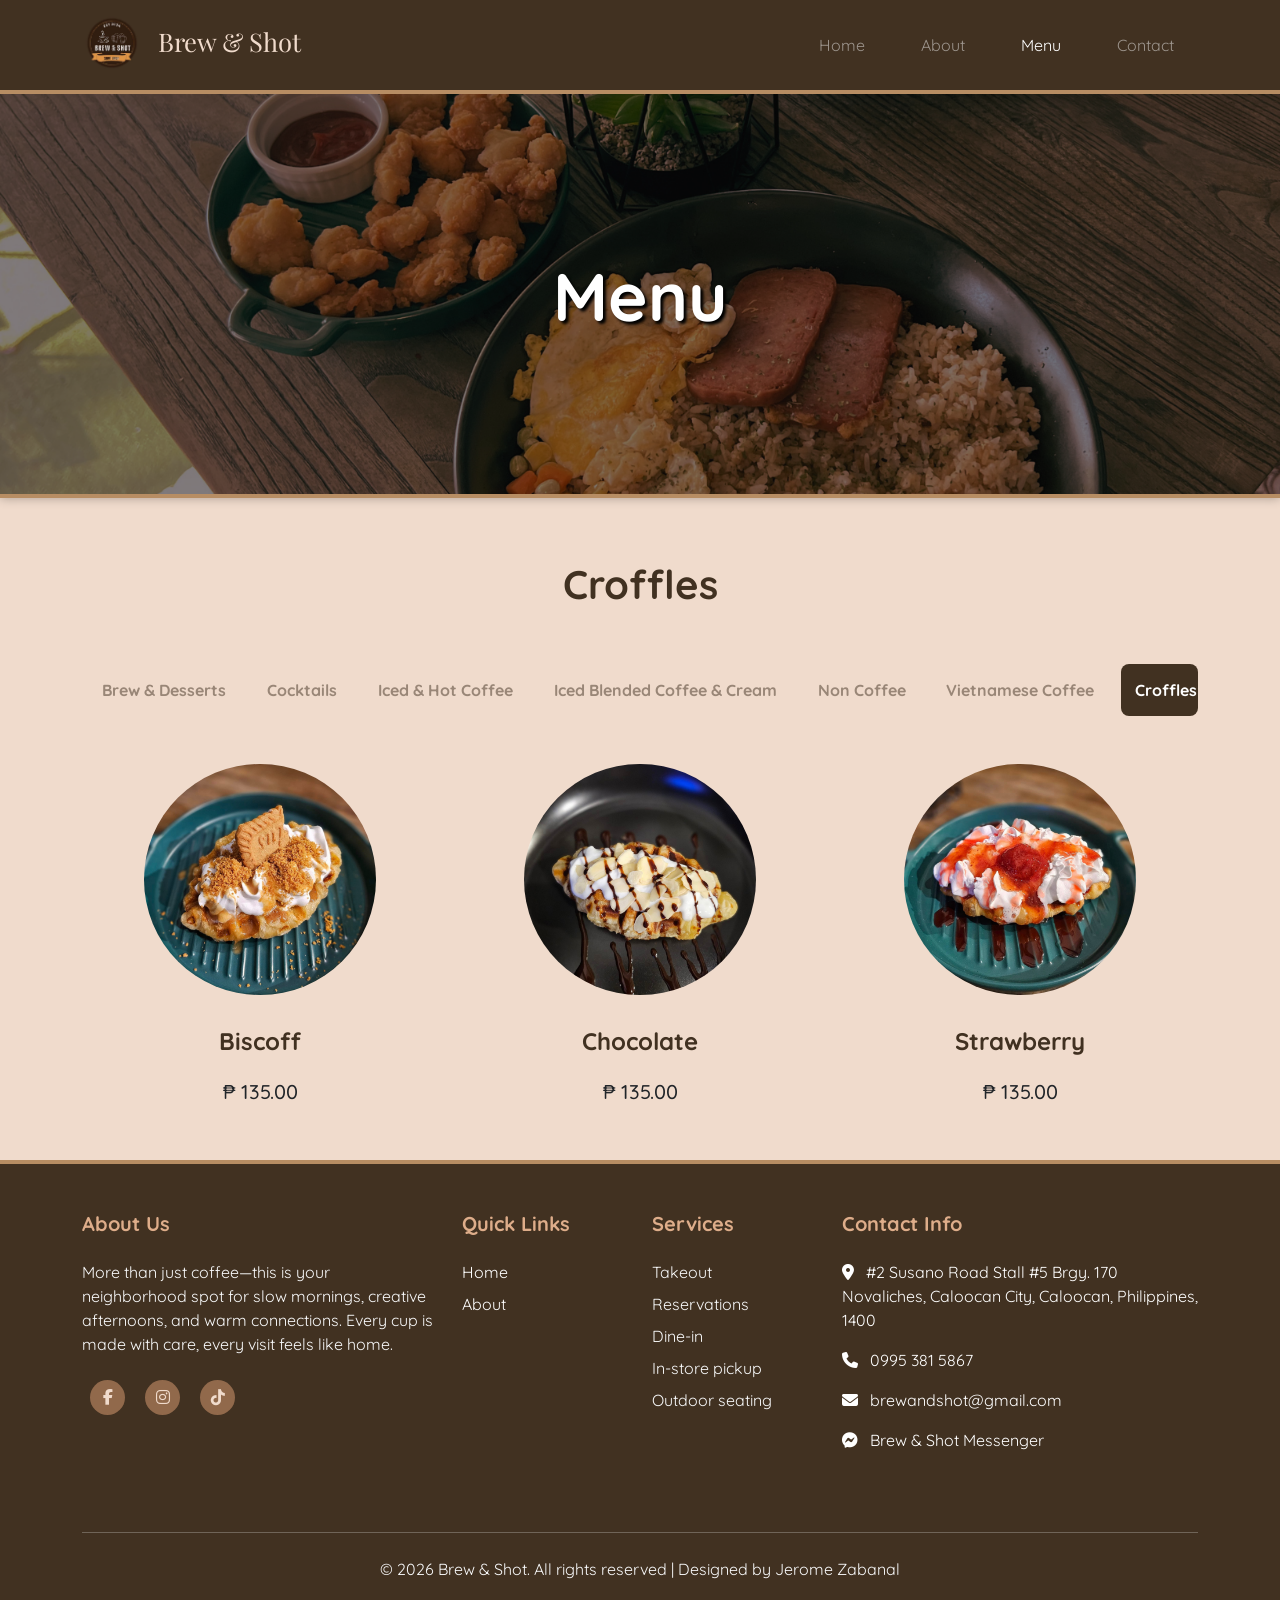
<file: croffles-category.html>
<!DOCTYPE html>
<html lang="en">
<head>
  <title>Menu</title>
  <meta charset="utf-8">
  <meta name="viewport" content="width=device-width, initial-scale=1">
  <link href="https://cdn.jsdelivr.net/npm/bootstrap@5.3.8/dist/css/bootstrap.min.css" rel="stylesheet">
  <link href="https://cdnjs.cloudflare.com/ajax/libs/font-awesome/6.4.2/css/all.min.css" rel="stylesheet">
  <link rel="stylesheet" href="style_brew-and-shot.css">
  <link rel="stylesheet" type="text/css" href="//fonts.googleapis.com/css?family=Playfair+Display" />
  <link rel="stylesheet" type="text/css" href="//fonts.googleapis.com/css?family=Quicksand" />
  <link rel="icon" href="images/logo/favicon_brew-and-shot.png" type="image/x-icon">
  <script src="https://cdn.jsdelivr.net/npm/bootstrap@5.3.8/dist/js/bootstrap.bundle.min.js"></script>
</head>
<body>

<nav class="navbar navbar-expand-sm navbar-expand-md navbar-expand-lg navbar-expand-xl navbar-expand-xxl navbar-bg sticky-top">
  <div class="container">
    <a class="navbar-brand" href="index.html">
      <img src="images/logo/logo_brew-and-shot.jpg" alt="Brew & Shot Logo" style="width: 60px; margin-right: 10px; margin-bottom: 4px;">
      Brew & Shot 
    </a>
    <button class="navbar-toggler" type="button" data-bs-toggle="offcanvas" data-bs-target="#offcanvasNavbar">
      <span class="navbar-toggler-icon"></span>
    </button>
    <div class="offcanvas offcanvas-end navbar-bg" tabindex="-1" id="offcanvasNavbar">
      <div class="offcanvas-header navbar-header">
        <img src="images/logo/logo_brew-and-shot.jpg" alt="Brew & Shot Logo" style="width: 60px; margin-right: 10px; margin-bottom: 4px;">
        Brew & Shot
        <button type="button" class="btn-close" data-bs-dismiss="offcanvas" aria-label="Close"></button>
      </div>
      <div class="offcanvas-body">
        <ul class="navbar-nav justify-content-end flex-grow-1 pe-3">
          <li class="nav-item">
          <a class="nav-link" href="index.html">Home</a>
        </li>
        <li class="nav-item">
          <a class="nav-link" href="about_brew-and-shot.html">About</a>
        </li>
        <li class="nav-item">
          <a class="nav-link nav-active" href="menu_brew-and-shot.html">Menu</a>
        </li>
        <li class="nav-item">
          <a class="nav-link" href="contact_brew-and-shot.html">Contact</a>
        </li>
      </ul>
    </div>
  </div>
</nav>

<div class="headline-banner">
    <img class="img-fluid" src="images/banners/menu-banner.png">
    <h1 class="headline-caption">Menu</h1>
</div>

<div class="container">
    <div class="row">
        <div class="col-lg-12 headline-category mt-4 mb-4">
            <h1>Croffles</h1>
        </div>
    </div>

    <div class="row">
        <div class="col-lg-12 mb-5">
            <div class="scrollmenu">
              
                <a href="menu_brew-and-shot.html">Brew & Desserts</a>
                <a href="cocktail-category.html">Cocktails</a>
                <a href="iced-hotcoffee.html">Iced & Hot Coffee</a>
                <a href="icedblended-coffee-cream-category.html">Iced Blended Coffee & Cream</a>
                <a href="non-coffee-category.html">Non Coffee</a>
                <a href="vietnamesecoffee-category.html">Vietnamese Coffee</a> 
               
                <a class="scrollmenu-active" href="croffles-category.html">Croffles</a>
                <a href="pasta-category.html">Pasta</a>
                <a href="pastries-category.html">Pastries</a>
                <a href="ricemeals-category.html">Rice Meals</a>
                <a href="snacks-category.html">Snacks</a>
            </div>
        </div>
    </div>

    <div class="row g-4 mb-4 menu-category"> 
      <div class="col-md-4" data-bs-toggle="modal" data-bs-target="#ModalCroffles">
        <img class="img-fluid mx-auto d-block" src="images/menu/croffles/biscoff.png">
        <h4>Biscoff</h4>
        <h5>&#8369 135.00</h5>
      </div>

      <div class="col-md-4" data-bs-toggle="modal" data-bs-target="#ModalCroffles_2">
        <img class="img-fluid mx-auto d-block" src="images/menu/croffles/chocolate.png">
        <h4>Chocolate</h4>
        <h5>&#8369 135.00</h5>
      </div>

      <div class="col-md-4" data-bs-toggle="modal" data-bs-target="#ModalCroffles_3">
        <img class="img-fluid mx-auto d-block" src="images/menu/croffles/strawberry.png">
        <h4>Strawberry</h4>
        <h5>&#8369 135.00</h5>
      </div>
    </div>

</div>

<div class="modal fade" id="ModalCroffles">
  <div class="modal-dialog modal-dialog-centered modal-dialog-scrollable modal-lg">
    <div class="modal-content">

      <div class="modal-header">
        <button type="button" class="btn-close" data-bs-dismiss="modal"></button>
      </div>

      <div class="modal-body">
        <div class="container-fluid">
          <div class="row">
            <div class="col-md-6">
              <img class="img-fluid" src="images/menu/croffles/biscoff.png" style="width: 100%; height: auto; border-radius: 12px;">
            </div>

            <div class="col-md-6 mt-5 modal-menu-desc">
              <h4 class="modal-title">Biscoff - &#8369 135.00</h4>
            </div>
          </div>
        </div>
      </div>

      <div class="modal-footer">
        <button type="button" class="btn-order">Order Now</button>
        <button type="button" class="btn-modal" data-bs-dismiss="modal">Close</button>
      </div>

    </div>
  </div>
</div>

<div class="modal fade" id="ModalCroffles_2">
  <div class="modal-dialog modal-dialog-centered modal-dialog-scrollable modal-lg">
    <div class="modal-content">

      <div class="modal-header">
        <button type="button" class="btn-close" data-bs-dismiss="modal"></button>
      </div>

      <div class="modal-body">
        <div class="container-fluid">
          <div class="row">
            <div class="col-md-6">
              <img class="img-fluid" src="images/menu/croffles/chocolate.png" style="width: 100%; height: auto; border-radius: 12px;">
            </div>

            <div class="col-md-6 mt-5 modal-menu-desc">
              <h4 class="modal-title">Chocolate - &#8369 135.00</h4>
            </div>
          </div>
        </div>
      </div>

      <div class="modal-footer">
        <button type="button" class="btn-order">Order Now</button>
        <button type="button" class="btn-modal" data-bs-dismiss="modal">Close</button>
      </div>

    </div>
  </div>
</div>

<div class="modal fade" id="ModalCroffles_3">
  <div class="modal-dialog modal-dialog-centered modal-dialog-scrollable modal-lg">
    <div class="modal-content">

      <div class="modal-header">
        <button type="button" class="btn-close" data-bs-dismiss="modal"></button>
      </div>

      <div class="modal-body">
        <div class="container-fluid">
          <div class="row">
            <div class="col-md-6">
              <img class="img-fluid" src="images/menu/croffles/strawberry.png" style="width: 100%; height: auto; border-radius: 12px;">
            </div>

            <div class="col-md-6 mt-5 modal-menu-desc">
              <h4 class="modal-title">Strawberry - &#8369 135.00</h4>
            </div>
          </div>
        </div>
      </div>

      <div class="modal-footer">
        <button type="button" class="btn-order">Order Now</button>
        <button type="button" class="btn-modal" data-bs-dismiss="modal">Close</button>
      </div>

    </div>
  </div>
</div>

<footer class="footer-bg text-light py-5">
    <div class="container">
        <div class="row g-4">
            <div class="col-lg-4">
                <h5 class="mb-4">About Us</h5>
                <p class="mb-4">
                  More than just coffee—this is your neighborhood spot for slow mornings, creative afternoons, and warm connections. Every cup is made with care, every visit feels like home.
                </p>
                <div class="social-links">
                    <a href="https://www.facebook.com/profile.php?id=100089704350988" class="social-icon"><i class="fab fa-facebook-f"></i></a>
                    <a href="https://www.instagram.com/brewnshot/" class="social-icon"><i class="fa-brands fa-instagram"></i></a>
                    <a href="https://www.tiktok.com/@yszobel1_67jk3" class="social-icon"><i class="fa-brands fa-tiktok"></i></a>
                </div>
            </div>

            <div class="col-lg-2">
                <h5 class="mb-4">Quick Links</h5>
                <ul class="list-unstyled">
                    <li class="mb-2"><a href="index.html" class="footer-link">Home</a></li>
                    <li class="mb-2"><a href="about_brew-and-shot.html" class="footer-link">About</a></li>         
                </ul>
            </div>

            <div class="col-lg-2 col-md-6">
                <h5 class="mb-4">Services</h5>
                <ul class="list-unstyled">
                    <li class="mb-2">Takeout</li>
                    <li class="mb-2">Reservations</li>
                    <li class="mb-2">Dine-in</li>
                    <li class="mb-2">In-store pickup</li>
                    <li class="mb-2">Outdoor seating</li>
                </ul>
            </div>

            <div class="col-lg-4">
                <h5 class="mb-4">Contact Info</h5>
                <ul class="list-unstyled">
                    <li class="mb-3">
                        <a href="https://maps.app.goo.gl/P6QwPMF5Jk4gCxhU8" target="_blank" class="footer-link">
                          <i class="fas fa-map-marker-alt me-2"></i>
                          #2 Susano Road Stall #5 Brgy. 170 Novaliches, Caloocan City, Caloocan, Philippines, 1400
                        </a>
                    </li>
                    <li class="mb-3">                       
                        <a href="tel:09953815867" class="footer-link">
                          <i class="fas fa-phone me-2"></i>
                          0995 381 5867
                        </a>
                    </li>
                    <li class="mb-3">            
                        <a href="mailto:brewandshot@gmail.com" class="footer-link">
                          <i class="fas fa-envelope me-2"></i>
                          brewandshot@gmail.com
                        </a>
                    </li>
                    <li class="mb-3">            
                        <a href="https://www.messenger.com/t/100447672955334" class="footer-link">
                          <i class="fa-brands fa-facebook-messenger me-2"></i>
                          Brew & Shot Messenger
                        </a>
                    </li>
                </ul>
            </div>
        </div>

        <div class="row mt-5">
            <div class="col-12">
                <hr class="mb-4">
                <div class="text-center">
                    <p class="mb-0">&copy; 2026 Brew & Shot. All rights reserved | Designed by Jerome Zabanal</p>
                </div>
            </div>
        </div>
    </div>
</footer>

</body>
</html>
</file>
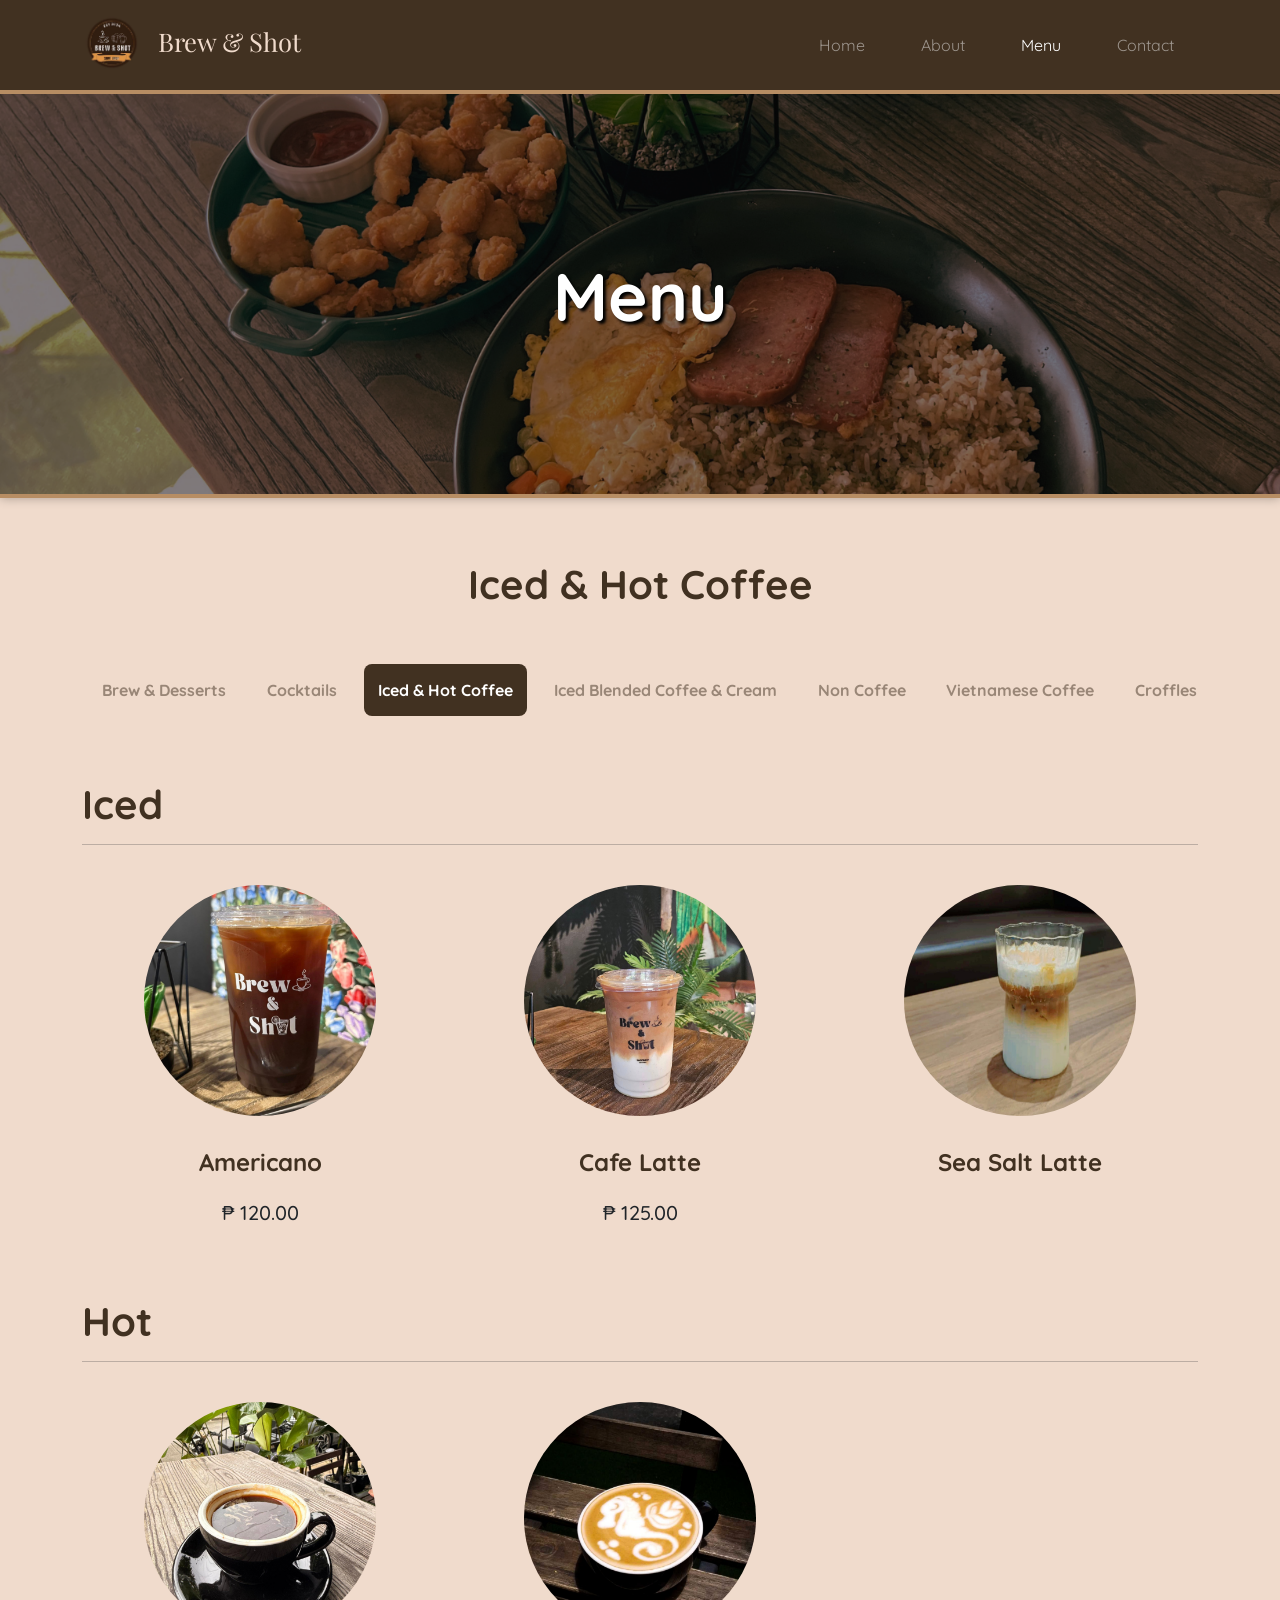
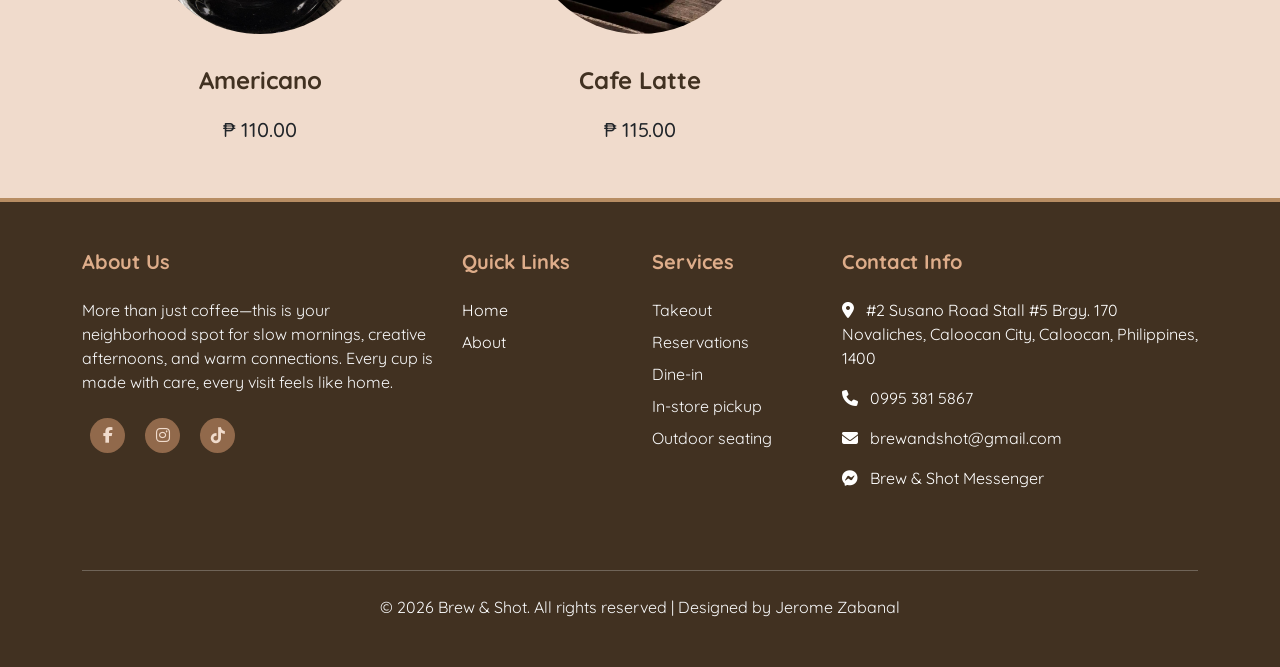
<file: iced-hotcoffee.html>
<!DOCTYPE html>
<html lang="en">
<head>
  <title>Menu</title>
  <meta charset="utf-8">
  <meta name="viewport" content="width=device-width, initial-scale=1">
  <link href="https://cdn.jsdelivr.net/npm/bootstrap@5.3.8/dist/css/bootstrap.min.css" rel="stylesheet">
  <link href="https://cdnjs.cloudflare.com/ajax/libs/font-awesome/6.4.2/css/all.min.css" rel="stylesheet">
  <link rel="stylesheet" href="style_brew-and-shot.css">
  <link rel="stylesheet" type="text/css" href="//fonts.googleapis.com/css?family=Playfair+Display" />
  <link rel="stylesheet" type="text/css" href="//fonts.googleapis.com/css?family=Quicksand" />
  <link rel="icon" href="images/logo/favicon_brew-and-shot.png" type="image/x-icon">
  <script src="https://cdn.jsdelivr.net/npm/bootstrap@5.3.8/dist/js/bootstrap.bundle.min.js"></script>
</head>
<body>

<nav class="navbar navbar-expand-sm navbar-expand-md navbar-expand-lg navbar-expand-xl navbar-expand-xxl navbar-bg sticky-top">
  <div class="container">
    <a class="navbar-brand" href="index.html">
      <img src="images/logo/logo_brew-and-shot.jpg" alt="Brew & Shot Logo" style="width: 60px; margin-right: 10px; margin-bottom: 4px;">
      Brew & Shot 
    </a>
    <button class="navbar-toggler" type="button" data-bs-toggle="offcanvas" data-bs-target="#offcanvasNavbar">
      <span class="navbar-toggler-icon"></span>
    </button>
    <div class="offcanvas offcanvas-end navbar-bg" tabindex="-1" id="offcanvasNavbar">
      <div class="offcanvas-header navbar-header">
        <img src="images/logo/logo_brew-and-shot.jpg" alt="Brew & Shot Logo" style="width: 60px; margin-right: 10px; margin-bottom: 4px;">
        Brew & Shot
        <button type="button" class="btn-close" data-bs-dismiss="offcanvas" aria-label="Close"></button>
      </div>
      <div class="offcanvas-body">
        <ul class="navbar-nav justify-content-end flex-grow-1 pe-3">
          <li class="nav-item">
          <a class="nav-link" href="index.html">Home</a>
        </li>
        <li class="nav-item">
          <a class="nav-link" href="about_brew-and-shot.html">About</a>
        </li>
        <li class="nav-item">
          <a class="nav-link nav-active" href="menu_brew-and-shot.html">Menu</a>
        </li>
        <li class="nav-item">
          <a class="nav-link" href="contact_brew-and-shot.html">Contact</a>
        </li>
      </ul>
    </div>
  </div>
</nav>

<div class="headline-banner">
    <img class="img-fluid" src="images/banners/menu-banner.png">
    <h1 class="headline-caption">Menu</h1>
</div>

<div class="container">
    <div class="row">
        <div class="col-lg-12 headline-category mt-4 mb-4">
            <h1>Iced & Hot Coffee</h1>
        </div>
    </div>

    <div class="row">
        <div class="col-lg-12 mb-5">
            <div class="scrollmenu">
                <!-- Drinks -->
                <a href="menu_brew-and-shot.html">Brew & Desserts</a>
                <a href="cocktail-category.html">Cocktails</a>
                <a class="scrollmenu-active" href="iced-hotcoffee.html">Iced & Hot Coffee</a>
                <a href="icedblended-coffee-cream-category.html">Iced Blended Coffee & Cream</a>
                <a href="non-coffee-category.html">Non Coffee</a>
                <a href="vietnamesecoffee-category.html">Vietnamese Coffee</a> 
                <!-- Foods --> 
                <a href="croffles-category.html">Croffles</a>
                <a href="pasta-category.html">Pasta</a>
                <a href="pastries-category.html">Pastries</a>
                <a href="ricemeals-category.html">Rice Meals</a>
                <a href="snacks-category.html">Snacks</a>
            </div>
        </div>
    </div>

    <div class="row g-4 mb-4 menu-category">
        <div class="col-lg-12">
            <h1>Iced</h1>
            <hr>
        </div>
    </div>

    <div class="row g-4 mb-4 menu-category"> 
      <div class="col-md-4" data-bs-toggle="modal" data-bs-target="#ModalIcedHotCoffee">
        <img class="img-fluid mx-auto d-block" src="images/menu/iced-hotcoffee/americano-cold.png">
        <h4>Americano</h4>
        <h5>&#8369 120.00</h5>
      </div>

      <div class="col-md-4" data-bs-toggle="modal" data-bs-target="#ModalIcedHotCoffee_2">
        <img class="img-fluid mx-auto d-block" src="images/menu/iced-hotcoffee/cafelatte-iced.png">
        <h4>Cafe Latte</h4>
        <h5>&#8369 125.00</h5>
      </div>

      <div class="col-md-4" data-bs-toggle="modal" data-bs-target="#ModalIcedHotCoffee_3">
        <img class="img-fluid mx-auto d-block" src="images/menu/iced-hotcoffee/seasaltlatte.png">
        <h4>Sea Salt Latte</h4>
      </div>
    </div>

    <div class="row g-4 mb-4 menu-category">
        <div class="col-lg-12">
            <h1>Hot</h1>
            <hr>
        </div>
    </div>

    <div class="row g-4 mb-4 menu-category"> 
      <div class="col-md-4" data-bs-toggle="modal" data-bs-target="#ModalIcedHotCoffee_4">
        <img class="img-fluid mx-auto d-block" src="images/menu/iced-hotcoffee/americano-hot.png">
        <h4>Americano</h4>
        <h5>&#8369 110.00</h5>
      </div>

      <div class="col-md-4" data-bs-toggle="modal" data-bs-target="#ModalIcedHotCoffee_5">
        <img class="img-fluid mx-auto d-block" src="images/menu/iced-hotcoffee/cafelatte-hot_v2.png">
        <h4>Cafe Latte</h4>
        <h5>&#8369 115.00</h5>
      </div>
    </div>

</div>

<div class="modal fade" id="ModalIcedHotCoffee">
  <div class="modal-dialog modal-dialog-centered modal-dialog-scrollable modal-lg">
    <div class="modal-content">

      <div class="modal-header">
        <button type="button" class="btn-close" data-bs-dismiss="modal"></button>
      </div>

      <div class="modal-body">
        <div class="container-fluid">
          <div class="row">
            <div class="col-md-6">
              <img class="img-fluid" src="images/menu/iced-hotcoffee/americano-cold.png" style="width: 100%; height: auto; border-radius: 12px;">
            </div>

            <div class="col-md-6 mt-5 modal-menu-desc">
              <h4 class="modal-title">Americano - &#8369 120.00</h4>
            </div>
          </div>
        </div>
      </div>

      <div class="modal-footer">
        <button type="button" class="btn-order">Order Now</button>
        <button type="button" class="btn-modal" data-bs-dismiss="modal">Close</button>
      </div>

    </div>
  </div>
</div>

<div class="modal fade" id="ModalIcedHotCoffee_2">
  <div class="modal-dialog modal-dialog-centered modal-dialog-scrollable modal-lg">
    <div class="modal-content">

      <div class="modal-header">
        <button type="button" class="btn-close" data-bs-dismiss="modal"></button>
      </div>

      <div class="modal-body">
        <div class="container-fluid">
          <div class="row">
            <div class="col-md-6">
              <img class="img-fluid" src="images/menu/iced-hotcoffee/cafelatte-iced.png" style="width: 100%; height: auto; border-radius: 12px;">
            </div>

            <div class="col-md-6 mt-5 modal-menu-desc">
              <h4 class="modal-title">Cafe Latte - &#8369 125.00</h4>
            </div>
          </div>
        </div>
      </div>

      <div class="modal-footer">
        <button type="button" class="btn-order">Order Now</button>
        <button type="button" class="btn-modal" data-bs-dismiss="modal">Close</button>
      </div>

    </div>
  </div>
</div>

<div class="modal fade" id="ModalIcedHotCoffee_3">
  <div class="modal-dialog modal-dialog-centered modal-dialog-scrollable modal-lg">
    <div class="modal-content">

      <div class="modal-header">
        <button type="button" class="btn-close" data-bs-dismiss="modal"></button>
      </div>

      <div class="modal-body">
        <div class="container-fluid">
          <div class="row">
            <div class="col-md-6">
              <img class="img-fluid" src="images/menu/iced-hotcoffee/seasaltlatte.png" style="width: 100%; height: auto; border-radius: 12px;">
            </div>

            <div class="col-md-6 mt-5 modal-menu-desc">
              <h4 class="modal-title">Sea Salt Latte</h4>
            </div>
          </div>
        </div>
      </div>

      <div class="modal-footer">
        <button type="button" class="btn-order">Order Now</button>
        <button type="button" class="btn-modal" data-bs-dismiss="modal">Close</button>
      </div>

    </div>
  </div>
</div>

<div class="modal fade" id="ModalIcedHotCoffee_4">
  <div class="modal-dialog modal-dialog-centered modal-dialog-scrollable modal-lg">
    <div class="modal-content">

      <div class="modal-header">
        <button type="button" class="btn-close" data-bs-dismiss="modal"></button>
      </div>

      <div class="modal-body">
        <div class="container-fluid">
          <div class="row">
            <div class="col-md-6">
              <img class="img-fluid" src="images/menu/iced-hotcoffee/americano-hot.png" style="width: 100%; height: auto; border-radius: 12px;">
            </div>

            <div class="col-md-6 mt-5 modal-menu-desc">
              <h4 class="modal-title">Americano - &#8369 110.00</h4>
            </div>
          </div>
        </div>
      </div>

      <div class="modal-footer">
        <button type="button" class="btn-order">Order Now</button>
        <button type="button" class="btn-modal" data-bs-dismiss="modal">Close</button>
      </div>

    </div>
  </div>
</div>

<div class="modal fade" id="ModalIcedHotCoffee_5">
  <div class="modal-dialog modal-dialog-centered modal-dialog-scrollable modal-lg">
    <div class="modal-content">

      <div class="modal-header">
        <button type="button" class="btn-close" data-bs-dismiss="modal"></button>
      </div>

      <div class="modal-body">
        <div class="container-fluid">
          <div class="row">
            <div class="col-md-6">
              <img class="img-fluid" src="images/menu/iced-hotcoffee/cafelatte-hot_v2.png" style="width: 100%; height: auto; border-radius: 12px;">
            </div>

            <div class="col-md-6 mt-5 modal-menu-desc">
              <h4 class="modal-title">Cafe Latte - &#8369 115.00</h4>
            </div>
          </div>
        </div>
      </div>

      <div class="modal-footer">
        <button type="button" class="btn-order">Order Now</button>
        <button type="button" class="btn-modal" data-bs-dismiss="modal">Close</button>
      </div>

    </div>
  </div>
</div>

<footer class="footer-bg text-light py-5">
    <div class="container">
        <div class="row g-4">
            <!-- Brew & Shot Info -->
            <div class="col-lg-4">
                <h5 class="mb-4">About Us</h5>
                <p class="mb-4">
                  More than just coffee—this is your neighborhood spot for slow mornings, creative afternoons, and warm connections. Every cup is made with care, every visit feels like home.
                </p>
                <div class="social-links">
                    <a href="https://www.facebook.com/profile.php?id=100089704350988" class="social-icon"><i class="fab fa-facebook-f"></i></a>
                    <a href="https://www.instagram.com/brewnshot/" class="social-icon"><i class="fa-brands fa-instagram"></i></a>
                    <a href="https://www.tiktok.com/@yszobel1_67jk3" class="social-icon"><i class="fa-brands fa-tiktok"></i></a>
                </div>
            </div>

            <div class="col-lg-2">
                <h5 class="mb-4">Quick Links</h5>
                <ul class="list-unstyled">
                    <li class="mb-2"><a href="index.html" class="footer-link">Home</a></li>
                    <li class="mb-2"><a href="about_brew-and-shot.html" class="footer-link">About</a></li>         
                </ul>
            </div>

            <div class="col-lg-2 col-md-6">
                <h5 class="mb-4">Services</h5>
                <ul class="list-unstyled">
                    <li class="mb-2">Takeout</li>
                    <li class="mb-2">Reservations</li>
                    <li class="mb-2">Dine-in</li>
                    <li class="mb-2">In-store pickup</li>
                    <li class="mb-2">Outdoor seating</li>
                </ul>
            </div>

            <div class="col-lg-4">
                <h5 class="mb-4">Contact Info</h5>
                <ul class="list-unstyled">
                    <li class="mb-3">
                        <a href="https://maps.app.goo.gl/P6QwPMF5Jk4gCxhU8" target="_blank" class="footer-link">
                          <i class="fas fa-map-marker-alt me-2"></i>
                          #2 Susano Road Stall #5 Brgy. 170 Novaliches, Caloocan City, Caloocan, Philippines, 1400
                        </a>
                    </li>
                    <li class="mb-3">                       
                        <a href="tel:09953815867" class="footer-link">
                          <i class="fas fa-phone me-2"></i>
                          0995 381 5867
                        </a>
                    </li>
                    <li class="mb-3">            
                        <a href="mailto:brewandshot@gmail.com" class="footer-link">
                          <i class="fas fa-envelope me-2"></i>
                          brewandshot@gmail.com
                        </a>
                    </li>
                    <li class="mb-3">            
                        <a href="https://www.messenger.com/t/100447672955334" class="footer-link">
                          <i class="fa-brands fa-facebook-messenger me-2"></i>
                          Brew & Shot Messenger
                        </a>
                    </li>
                </ul>
            </div>
        </div>

        <div class="row mt-5">
            <div class="col-12">
                <hr class="mb-4">
                <div class="text-center">
                    <p class="mb-0">&copy; 2026 Brew & Shot. All rights reserved | Designed by Jerome Zabanal</p>
                </div>
            </div>
        </div>
    </div>
</footer>

</body>
</html>
</file>
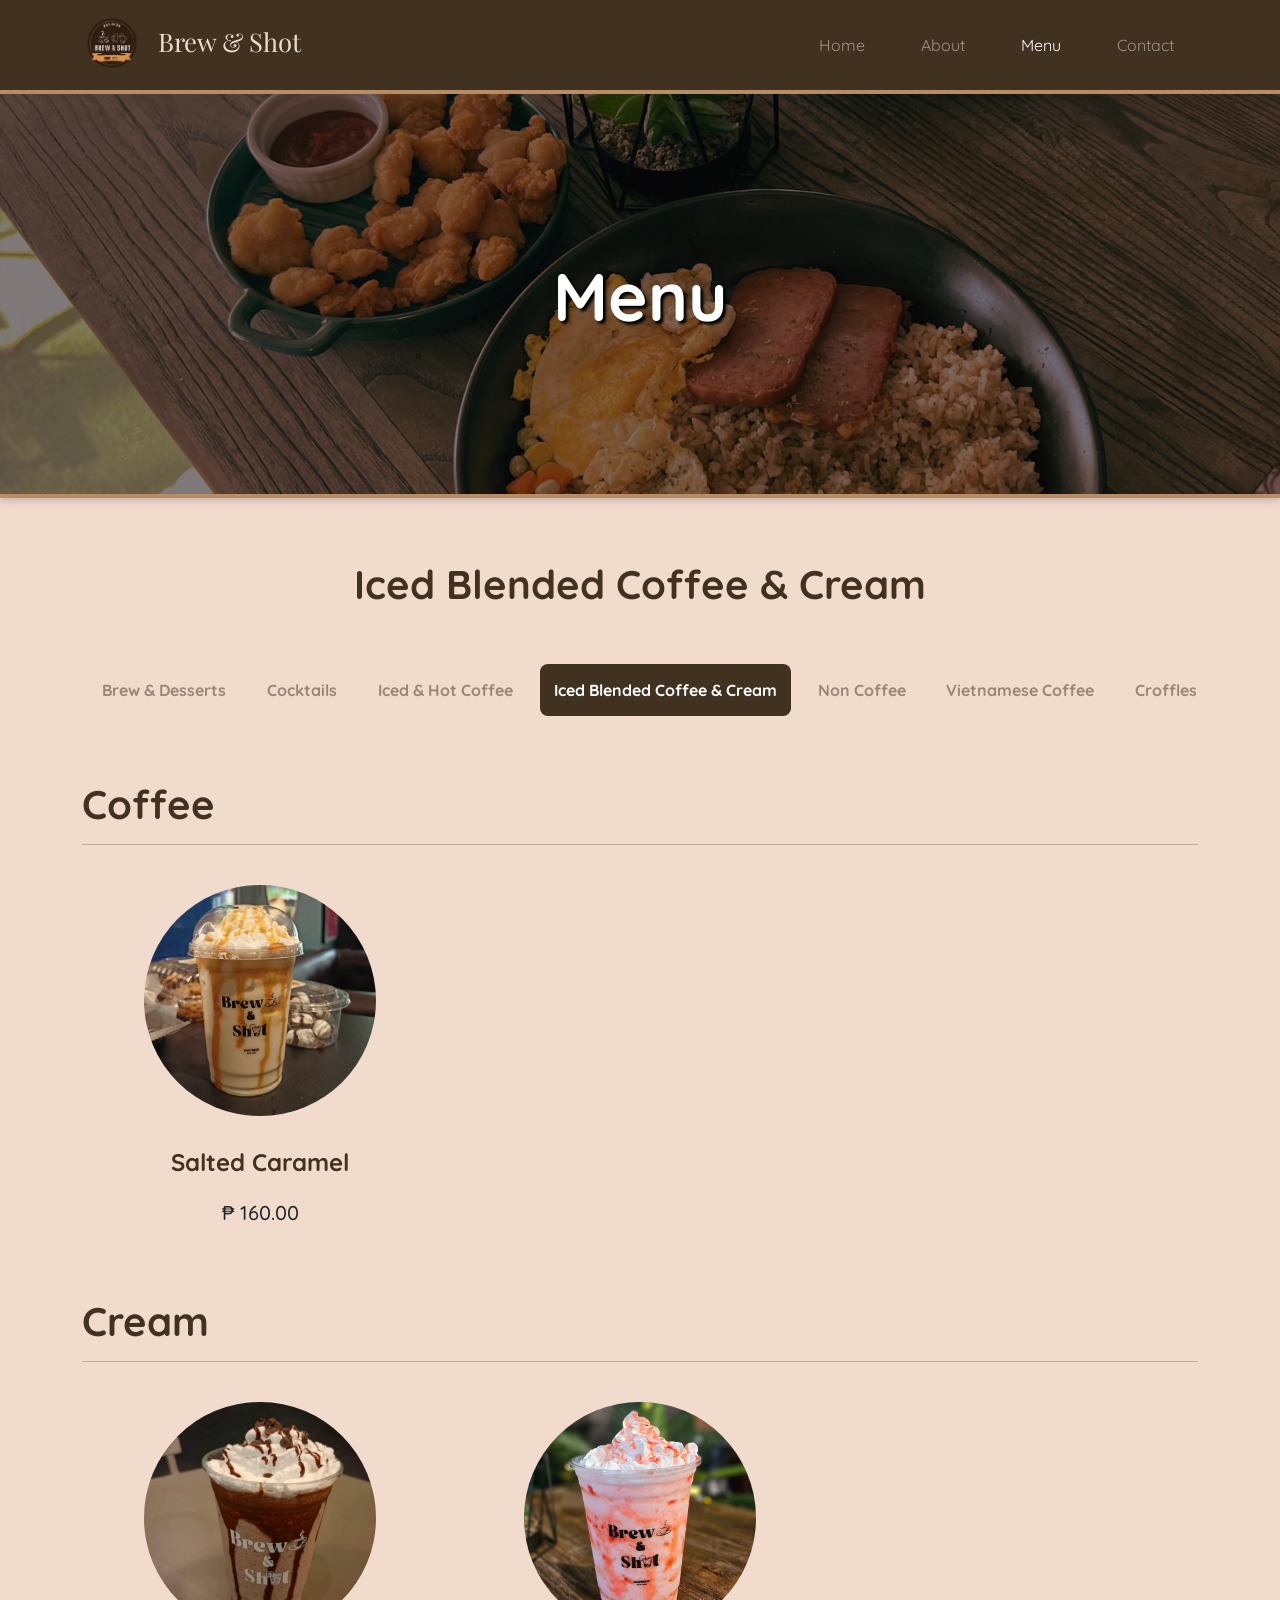
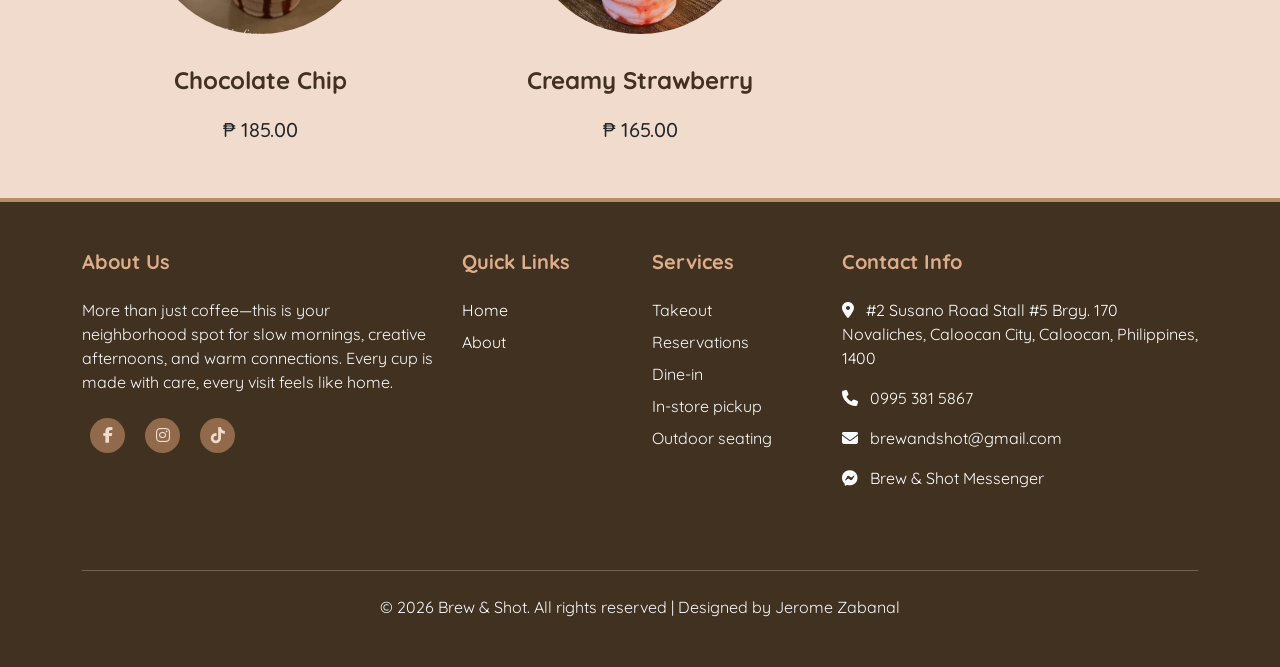
<file: icedblended-coffee-cream-category.html>
<!DOCTYPE html>
<html lang="en">
<head>
  <title>Menu</title>
  <meta charset="utf-8">
  <meta name="viewport" content="width=device-width, initial-scale=1">
  <link href="https://cdn.jsdelivr.net/npm/bootstrap@5.3.8/dist/css/bootstrap.min.css" rel="stylesheet">
  <link href="https://cdnjs.cloudflare.com/ajax/libs/font-awesome/6.4.2/css/all.min.css" rel="stylesheet">
  <link rel="stylesheet" href="style_brew-and-shot.css">
  <link rel="stylesheet" type="text/css" href="//fonts.googleapis.com/css?family=Playfair+Display" />
  <link rel="stylesheet" type="text/css" href="//fonts.googleapis.com/css?family=Quicksand" />
  <link rel="icon" href="images/logo/favicon_brew-and-shot.png" type="image/x-icon">
  <script src="https://cdn.jsdelivr.net/npm/bootstrap@5.3.8/dist/js/bootstrap.bundle.min.js"></script>
</head>
<body>

<nav class="navbar navbar-expand-sm navbar-expand-md navbar-expand-lg navbar-expand-xl navbar-expand-xxl navbar-bg sticky-top">
  <div class="container">
    <a class="navbar-brand" href="index.html">
      <img src="images/logo/logo_brew-and-shot.jpg" alt="Brew & Shot Logo" style="width: 60px; margin-right: 10px; margin-bottom: 4px;">
      Brew & Shot 
    </a>
    <button class="navbar-toggler" type="button" data-bs-toggle="offcanvas" data-bs-target="#offcanvasNavbar">
      <span class="navbar-toggler-icon"></span>
    </button>
    <div class="offcanvas offcanvas-end navbar-bg" tabindex="-1" id="offcanvasNavbar">
      <div class="offcanvas-header navbar-header">
        <img src="images/logo/logo_brew-and-shot.jpg" alt="Brew & Shot Logo" style="width: 60px; margin-right: 10px; margin-bottom: 4px;">
        Brew & Shot
        <button type="button" class="btn-close" data-bs-dismiss="offcanvas" aria-label="Close"></button>
      </div>
      <div class="offcanvas-body">
        <ul class="navbar-nav justify-content-end flex-grow-1 pe-3">
          <li class="nav-item">
          <a class="nav-link" href="index.html">Home</a>
        </li>
        <li class="nav-item">
          <a class="nav-link" href="about_brew-and-shot.html">About</a>
        </li>
        <li class="nav-item">
          <a class="nav-link nav-active" href="menu_brew-and-shot.html">Menu</a>
        </li>
        <li class="nav-item">
          <a class="nav-link" href="contact_brew-and-shot.html">Contact</a>
        </li>
      </ul>
    </div>
  </div>
</nav>

<div class="headline-banner">
    <img class="img-fluid" src="images/banners/menu-banner.png">
    <h1 class="headline-caption">Menu</h1>
</div>

<div class="container">
    <div class="row">
        <div class="col-lg-12 headline-category mt-4 mb-4">
            <h1>Iced Blended Coffee & Cream</h1>
        </div>
    </div>

    <div class="row">
        <div class="col-lg-12 mb-5">
            <div class="scrollmenu">
                <!-- Drinks -->
                <a href="menu_brew-and-shot.html">Brew & Desserts</a>
                <a href="cocktail-category.html">Cocktails</a>
                <a href="iced-hotcoffee.html">Iced & Hot Coffee</a>
                <a class="scrollmenu-active" href="icedblended-coffee-cream-category.html">Iced Blended Coffee & Cream</a>
                <a href="non-coffee-category.html">Non Coffee</a>
                <a href="vietnamesecoffee-category.html">Vietnamese Coffee</a> 
                <!-- Foods --> 
                <a href="croffles-category.html">Croffles</a>
                <a href="pasta-category.html">Pasta</a>
                <a href="pastries-category.html">Pastries</a>
                <a href="ricemeals-category.html">Rice Meals</a>
                <a href="snacks-category.html">Snacks</a>
            </div>
        </div>
    </div>

    <div class="row g-4 mb-4 menu-category">
        <div class="col-lg-12">
            <h1>Coffee</h1>
            <hr>
        </div>
    </div>

    <div class="row g-4 mb-4 menu-category"> 
      <div class="col-md-4" data-bs-toggle="modal" data-bs-target="#ModalIcedBlendedCoffeeCream">
        <img class="img-fluid mx-auto d-block" src="images/menu/iced-blended/icedblended-coffee/salted caramel.png">
        <h4>Salted Caramel</h4>
        <h5>&#8369 160.00</h5>
      </div>
    </div>

    <div class="row g-4 mb-4 menu-category">
        <div class="col-lg-12">
            <h1>Cream</h1>
            <hr>
        </div>
    </div>

    <div class="row g-4 mb-4 menu-category"> 
      <div class="col-md-4" data-bs-toggle="modal" data-bs-target="#ModalIcedBlendedCoffeeCream_2">
        <img class="img-fluid mx-auto d-block" src="images/menu/iced-blended/icedblended-cream/chocolatechip.png">
        <h4>Chocolate Chip</h4>
        <h5>&#8369 185.00</h5>
      </div>

      <div class="col-md-4" data-bs-toggle="modal" data-bs-target="#ModalIcedBlendedCoffeeCream_3">
        <img class="img-fluid mx-auto d-block" src="images/menu/iced-blended/icedblended-cream/creamystrawberry.png">
        <h4>Creamy Strawberry</h4>
        <h5>&#8369 165.00</h5>
      </div>
    </div>

</div>

<div class="modal fade" id="ModalIcedBlendedCoffeeCream">
  <div class="modal-dialog modal-dialog-centered modal-dialog-scrollable modal-lg">
    <div class="modal-content">

      <div class="modal-header">
        <button type="button" class="btn-close" data-bs-dismiss="modal"></button>
      </div>

      <div class="modal-body">
        <div class="container-fluid">
          <div class="row">
            <div class="col-md-6">
              <img class="img-fluid" src="images/menu/iced-blended/icedblended-coffee/salted caramel.png" style="width: 100%; height: auto; border-radius: 12px;">
            </div>

            <div class="col-md-6 mt-5 modal-menu-desc">
              <h4 class="modal-title">Salted Caramel - &#8369 160.00</h4>
              <h6 class="modal-title mt-2">Bestseller</h6>
            </div>
          </div>
        </div>
      </div>

      <div class="modal-footer">
        <button type="button" class="btn-order">Order Now</button>
        <button type="button" class="btn-modal" data-bs-dismiss="modal">Close</button>
      </div>

    </div>
  </div>
</div>

<div class="modal fade" id="ModalIcedBlendedCoffeeCream_2">
  <div class="modal-dialog modal-dialog-centered modal-dialog-scrollable modal-lg">
    <div class="modal-content">

      <div class="modal-header">
        <button type="button" class="btn-close" data-bs-dismiss="modal"></button>
      </div>

      <div class="modal-body">
        <div class="container-fluid">
          <div class="row">
            <div class="col-md-6">
              <img class="img-fluid" src="images/menu/iced-blended/icedblended-cream/chocolatechip.png" style="width: 100%; height: auto; border-radius: 12px;">
            </div>

            <div class="col-md-6 mt-5 modal-menu-desc">
              <h4 class="modal-title">Chocolate Chip - &#8369 185.00</h4>
              <h6 class="modal-title mt-2">Bestseller</h6>
            </div>
          </div>
        </div>
      </div>

      <div class="modal-footer">
        <button type="button" class="btn-order">Order Now</button>
        <button type="button" class="btn-modal" data-bs-dismiss="modal">Close</button>
      </div>

    </div>
  </div>
</div>

<div class="modal fade" id="ModalIcedBlendedCoffeeCream_3">
  <div class="modal-dialog modal-dialog-centered modal-dialog-scrollable modal-lg">
    <div class="modal-content">

      <div class="modal-header">
        <button type="button" class="btn-close" data-bs-dismiss="modal"></button>
      </div>

      <div class="modal-body">
        <div class="container-fluid">
          <div class="row">
            <div class="col-md-6">
              <img class="img-fluid" src="images/menu/iced-blended/icedblended-cream/creamystrawberry.png" style="width: 100%; height: auto; border-radius: 12px;">
            </div>

            <div class="col-md-6 mt-5 modal-menu-desc">
              <h4 class="modal-title">Creamy Strawberry - &#8369 165.00</h4>
            </div>
          </div>
        </div>
      </div>

      <div class="modal-footer">
        <button type="button" class="btn-order">Order Now</button>
        <button type="button" class="btn-modal" data-bs-dismiss="modal">Close</button>
      </div>

    </div>
  </div>
</div>

<footer class="footer-bg text-light py-5">
    <div class="container">
        <div class="row g-4">
            <div class="col-lg-4">
                <h5 class="mb-4">About Us</h5>
                <p class="mb-4">
                  More than just coffee—this is your neighborhood spot for slow mornings, creative afternoons, and warm connections. Every cup is made with care, every visit feels like home.
                </p>
                <div class="social-links">
                    <a href="https://www.facebook.com/profile.php?id=100089704350988" class="social-icon"><i class="fab fa-facebook-f"></i></a>
                    <a href="https://www.instagram.com/brewnshot/" class="social-icon"><i class="fa-brands fa-instagram"></i></a>
                    <a href="https://www.tiktok.com/@yszobel1_67jk3" class="social-icon"><i class="fa-brands fa-tiktok"></i></a>
                </div>
            </div>

            <div class="col-lg-2">
                <h5 class="mb-4">Quick Links</h5>
                <ul class="list-unstyled">
                    <li class="mb-2"><a href="index.html" class="footer-link">Home</a></li>
                    <li class="mb-2"><a href="about_brew-and-shot.html" class="footer-link">About</a></li>         
                </ul>
            </div>

            <div class="col-lg-2 col-md-6">
                <h5 class="mb-4">Services</h5>
                <ul class="list-unstyled">
                    <li class="mb-2">Takeout</li>
                    <li class="mb-2">Reservations</li>
                    <li class="mb-2">Dine-in</li>
                    <li class="mb-2">In-store pickup</li>
                    <li class="mb-2">Outdoor seating</li>
                </ul>
            </div>

            <div class="col-lg-4">
                <h5 class="mb-4">Contact Info</h5>
                <ul class="list-unstyled">
                    <li class="mb-3">
                        <a href="https://maps.app.goo.gl/P6QwPMF5Jk4gCxhU8" target="_blank" class="footer-link">
                          <i class="fas fa-map-marker-alt me-2"></i>
                          #2 Susano Road Stall #5 Brgy. 170 Novaliches, Caloocan City, Caloocan, Philippines, 1400
                        </a>
                    </li>
                    <li class="mb-3">                       
                        <a href="tel:09953815867" class="footer-link">
                          <i class="fas fa-phone me-2"></i>
                          0995 381 5867
                        </a>
                    </li>
                    <li class="mb-3">            
                        <a href="mailto:brewandshot@gmail.com" class="footer-link">
                          <i class="fas fa-envelope me-2"></i>
                          brewandshot@gmail.com
                        </a>
                    </li>
                    <li class="mb-3">            
                        <a href="https://www.messenger.com/t/100447672955334" class="footer-link">
                          <i class="fa-brands fa-facebook-messenger me-2"></i>
                          Brew & Shot Messenger
                        </a>
                    </li>
                </ul>
            </div>
        </div>

        <div class="row mt-5">
            <div class="col-12">
                <hr class="mb-4">
                <div class="text-center">
                    <p class="mb-0">&copy; 2026 Brew & Shot. All rights reserved | Designed by Jerome Zabanal</p>
                </div>
            </div>
        </div>
    </div>
</footer>

</body>
</html>
</file>
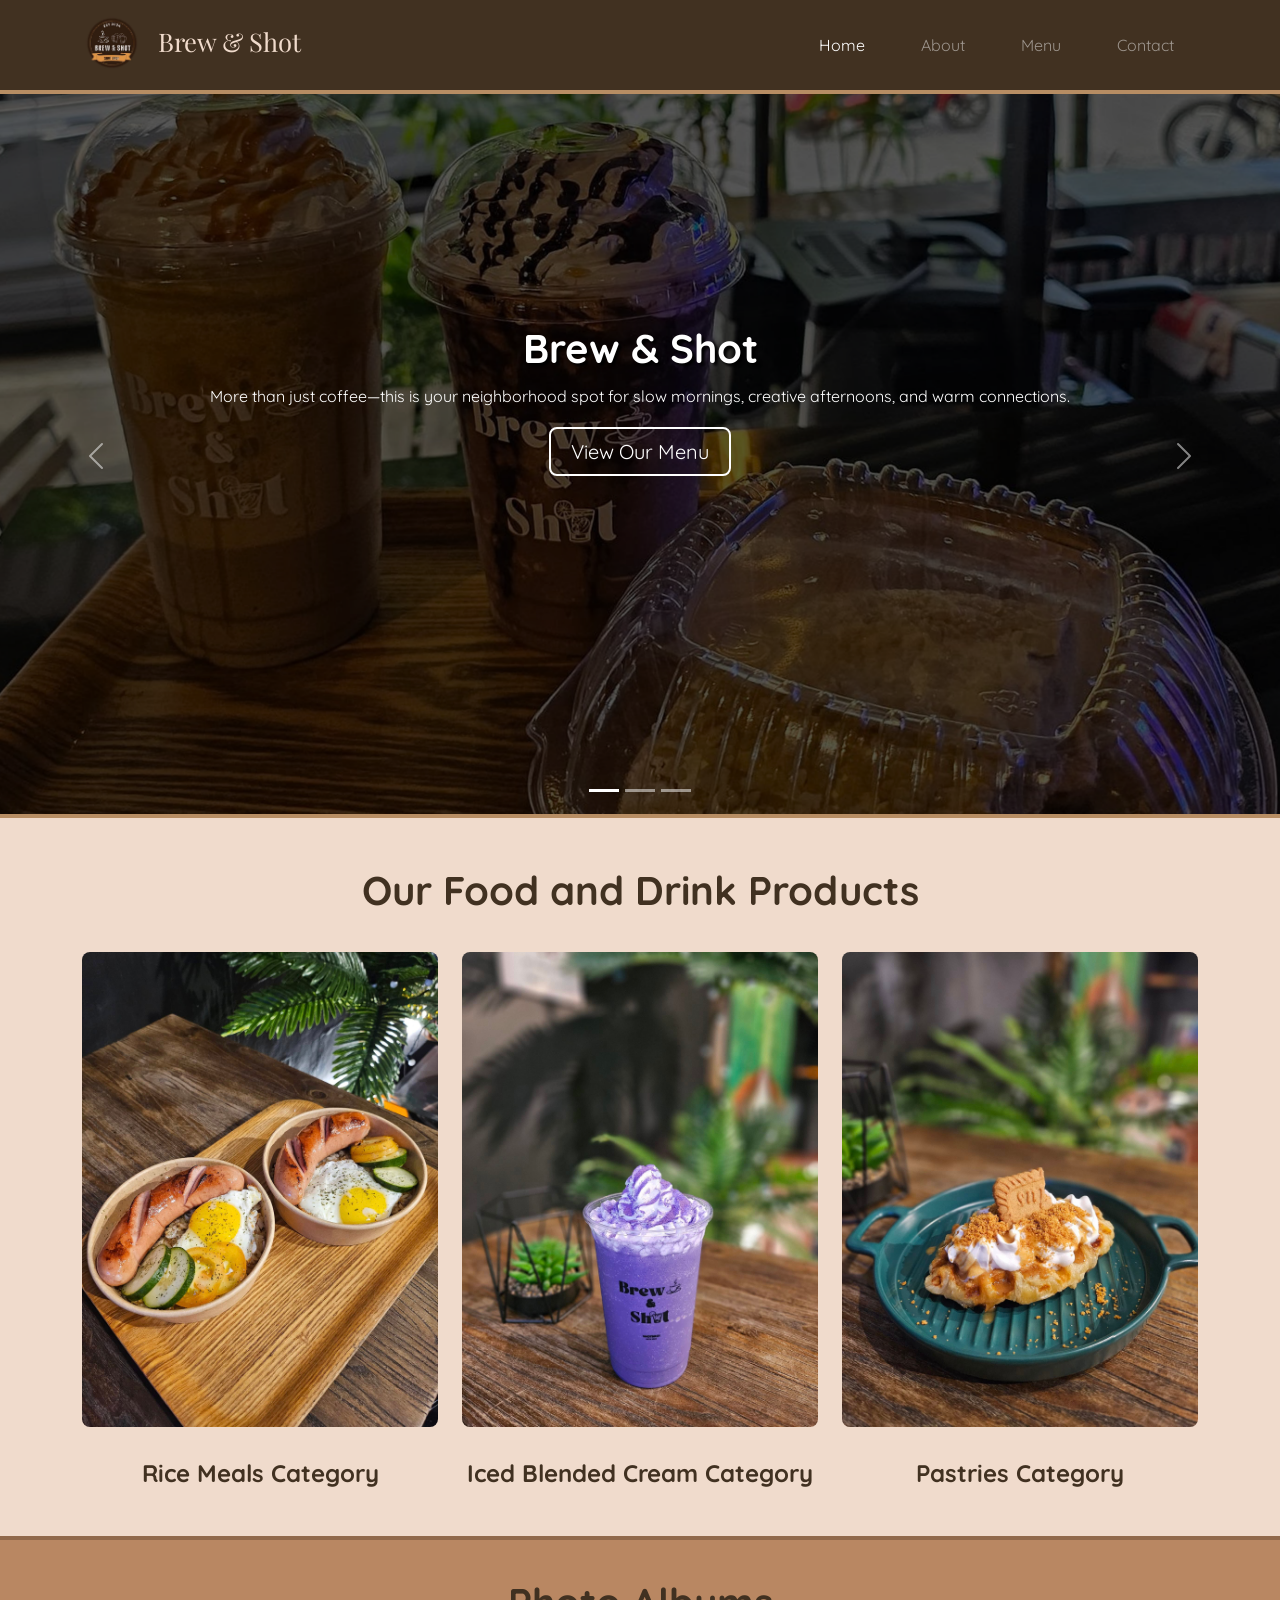
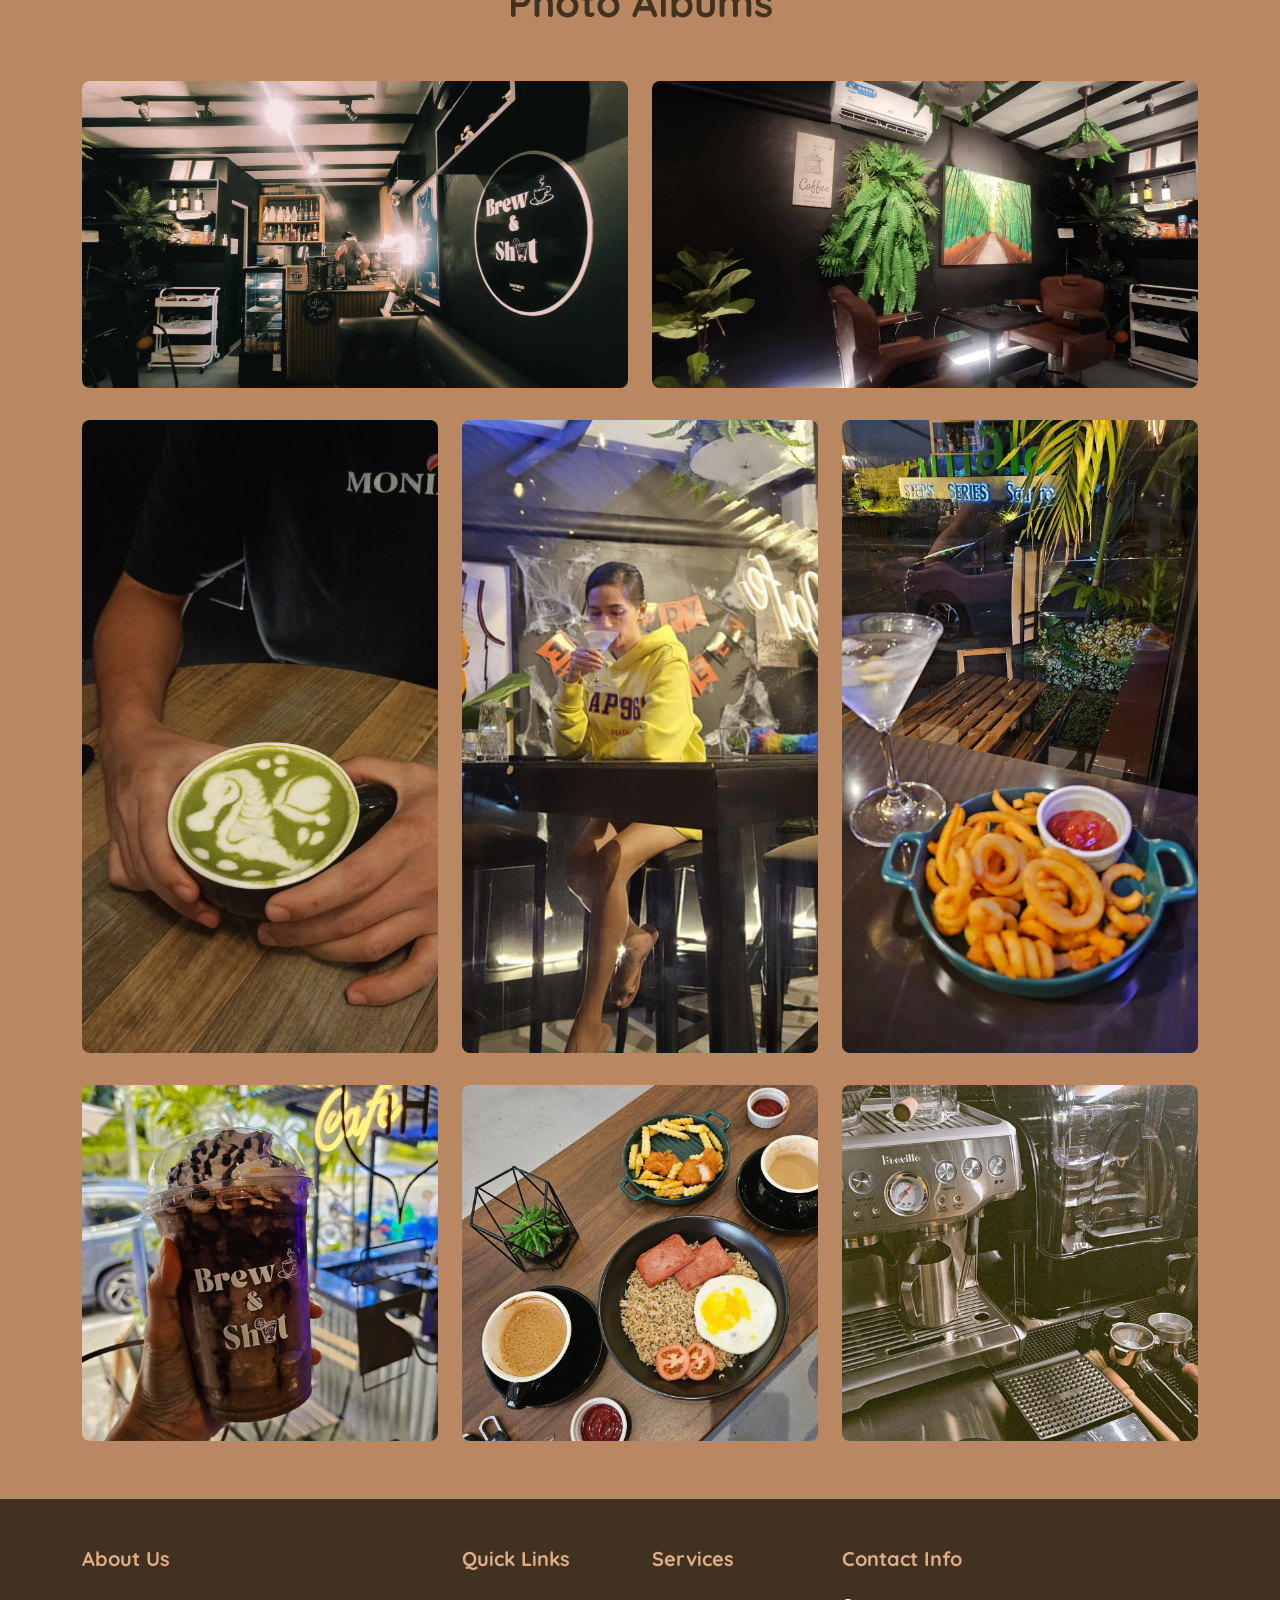
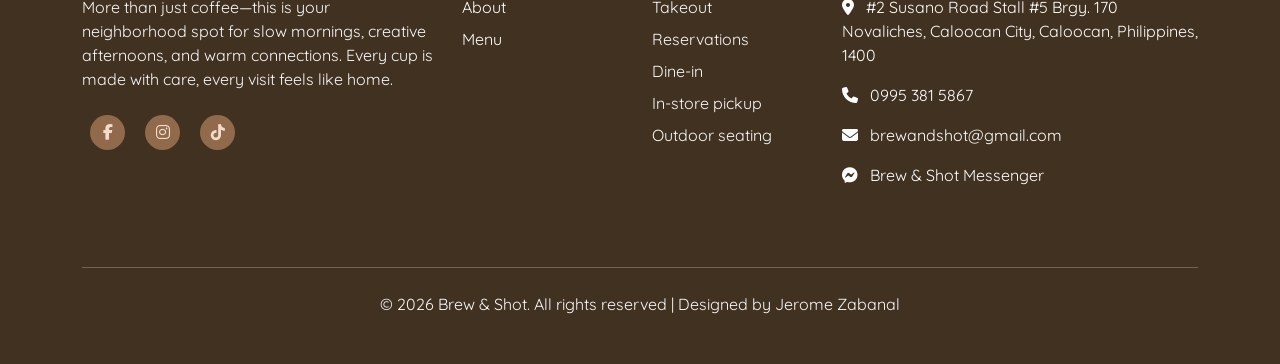
<file: index_brew-and-shot.html>
<!DOCTYPE html>
<html lang="en">
<head>
  <title>Home</title>
  <meta charset="utf-8">
  <meta name="viewport" content="width=device-width, initial-scale=1">
  <link href="https://cdn.jsdelivr.net/npm/bootstrap@5.3.8/dist/css/bootstrap.min.css" rel="stylesheet">
  <link href="https://cdnjs.cloudflare.com/ajax/libs/font-awesome/6.4.2/css/all.min.css" rel="stylesheet">
  <link rel="stylesheet" href="style_brew-and-shot.css">
  <link rel="stylesheet" type="text/css" href="//fonts.googleapis.com/css?family=Playfair+Display" />
  <link rel="stylesheet" type="text/css" href="//fonts.googleapis.com/css?family=Quicksand" />
  <link rel="icon" href="images/logo/favicon_brew-and-shot.png" type="image/x-icon">
  <script src="https://cdn.jsdelivr.net/npm/bootstrap@5.3.8/dist/js/bootstrap.bundle.min.js"></script>
</head>
<body>

<!-- Navigation Bar -->

<nav class="navbar navbar-expand-sm navbar-expand-md navbar-expand-lg navbar-expand-xl navbar-expand-xxl navbar-bg sticky-top">
  <div class="container">
    <a class="navbar-brand" href="index_brew-and-shot.html">
      <img src="images/logo/logo_brew-and-shot.jpg" alt="Brew & Shot Logo" style="width: 60px; margin-right: 10px; margin-bottom: 4px;">
      Brew & Shot 
    </a>
    <button class="navbar-toggler" type="button" data-bs-toggle="offcanvas" data-bs-target="#offcanvasNavbar">
      <span class="navbar-toggler-icon"></span>
    </button>
    <div class="offcanvas offcanvas-end navbar-bg" tabindex="-1" id="offcanvasNavbar">
      <div class="offcanvas-header navbar-header">
        <img src="images/logo/logo_brew-and-shot.jpg" alt="Brew & Shot Logo" style="width: 60px; margin-right: 10px; margin-bottom: 4px;">
        Brew & Shot
        <button type="button" class="btn-close" data-bs-dismiss="offcanvas" aria-label="Close"></button>
      </div>
      <div class="offcanvas-body">
        <ul class="navbar-nav justify-content-end flex-grow-1 pe-3">
          <li class="nav-item">
          <a class="nav-link nav-active" href="index_brew-and-shot.html">Home</a>
        </li>
        <li class="nav-item">
          <a class="nav-link" href="about_brew-and-shot.html">About</a>
        </li>
        <li class="nav-item">
          <a class="nav-link" href="menu_brew-and-shot.html">Menu</a>
        </li>
        <li class="nav-item">
          <a class="nav-link" href="contact_brew-and-shot.html">Contact</a>
        </li>
      </ul>
    </div>
  </div>
</nav>

<!-- Carousel -->

<div id="carouselExampleAutoplaying" class="carousel slide" data-bs-ride="carousel">
  <div class="carousel-indicators">
    <button type="button" data-bs-target="#carouselExampleAutoplaying" data-bs-slide-to="0" class="active" aria-current="true" aria-label="Slide 1"></button>
    <button type="button" data-bs-target="#carouselExampleAutoplaying" data-bs-slide-to="1" aria-label="Slide 2"></button>
    <button type="button" data-bs-target="#carouselExampleAutoplaying" data-bs-slide-to="2" aria-label="Slide 3"></button>
  </div>
  <div class="carousel-inner">

    <div class="carousel-item active">
      <img class="img-fluid" src="images/carousel/carousel_brew-and-shot.png" class="d-block w-100">
      <div class="carousel-caption">
        <h1>Brew & Shot</h1>
        <p>More than just coffee—this is your neighborhood spot for slow mornings, creative afternoons, and warm connections.</p>
        <button type="button" class="btn btn-lg"><a href="menu_brew-and-shot.html" class="btn-link btn-outline">View Our Menu</a></button>
      </div>
    </div>

    <div class="carousel-item">
      <img class="img-fluid" src="images/carousel/carousel_brew-and-shot_2.png" class="d-block w-100">
      <div class="carousel-caption">
        <h1>Come Visit Us</h1>
        <p>Great coffee, great dessert, warm people, and a nice place to sit.</p>
        <button type="button" class="btn btn-lg"><a href="https://maps.app.goo.gl/P6QwPMF5Jk4gCxhU8" target="_blank" class="btn-link btn-outline">Find Us</a></button>
      </div>
    </div>

    <div class="carousel-item">
      <img class="img-fluid" src="images/carousel/carousel_brew-and-shot_3.png" class="d-block w-100">
      <div class="carousel-caption">
        <h1>Like and Follow Us</h1>
        <p>Stay tuned on our Facebook, Instagram, and TikTok pages for daily cafe updates, special offers and new menu products!</p>
        <div class="social-links">
          <a href="https://www.facebook.com/profile.php?id=100089704350988" class="social-icon" target="_blank"><i class="fab fa-facebook-f"></i></a>
          <a href="https://www.instagram.com/brewnshot/" class="social-icon" target="_blank"><i class="fa-brands fa-instagram"></i></a>
          <a href="https://www.tiktok.com/@yszobel1_67jk3" class="social-icon" target="_blank"><i class="fa-brands fa-tiktok"></i></a>
        </div>
      </div>
    </div>
    
  </div>
  <button class="carousel-control-prev" type="button" data-bs-target="#carouselExampleAutoplaying" data-bs-slide="prev">
    <span class="carousel-control-prev-icon" aria-hidden="true"></span>
    <span class="visually-hidden">Previous</span>
  </button>
  <button class="carousel-control-next" type="button" data-bs-target="#carouselExampleAutoplaying" data-bs-slide="next">
    <span class="carousel-control-next-icon" aria-hidden="true"></span>
    <span class="visually-hidden">Next</span>
  </button>
</div>

<!-- Our Food and Drink Products Section -->

<div class="container mt-5 mb-3 ourfoodanddrinkproducts-section">
  <h1>Our Food and Drink Products</h1>
  <div class="row">

  <div class="col-md-4" data-bs-toggle="modal" data-bs-target="#ModalRiceMeals">
    <img class="img-fluid" src="images/ourfoodanddrinkproduct/ourfoodanddrinkproducts.jpg" style="width: 100%; height: auto;">
    <h4>Rice Meals Category</h4>
  </div>
  <div class="col-md-4" data-bs-toggle="modal" data-bs-target="#ModalIcedBlendedCream">
    <img class="img-fluid" src="images/ourfoodanddrinkproduct/ourfoodanddrinkproducts_2.jpg" style="width: 100%; height: auto;">
    <h4>Iced Blended Cream Category</h4>
  </div>
  <div class="col-md-4" data-bs-toggle="modal" data-bs-target="#ModalPastries">
    <img class="img-fluid" src="images/ourfoodanddrinkproduct/ourfoodanddrinkproducts_3.jpg" style="width: 100%; height: auto;">
    <h4>Pastries Category</h4>
  </div>

  </div>
</div>

<!-- The Modal of the Rice Meals -->
<div class="modal fade" id="ModalRiceMeals">
  <div class="modal-dialog modal-dialog-centered modal-dialog-scrollable modal-lg">
    <div class="modal-content">

      <!-- Modal Header -->
      <div class="modal-header">
        <button type="button" class="btn-close" data-bs-dismiss="modal"></button>
      </div>

      <!-- Modal body -->
      <div class="modal-body">
        <div class="container-fluid">
          <div class="row">
            <div class="col-md-6">
              <img class="img-fluid" src="images/ourfoodanddrinkproduct/ourfoodanddrinkproducts.jpg" style="width: 100%; height: auto; border-radius: 12px;">
            </div>

            <div class="col-md-6 mt-5 modal-desc">
              <h4 class="modal-title">Rice Meals Category</h4>
              <p class="mt-5">It is tasty and satisfying—perfect for any time of the day. Each dish comes with freshly cooked rice and flavorful dishes inspired by Filipino favorites. It is a comforting meal that feels like home, served in a relaxed cafe setting. Great for a quick bite.</p>
              <button type="button" class="mt-5"><a href="ricemeals-category.html">View Our Rice Meals Menu</a></button>
            </div>
          </div>
        </div>
      </div>

      <!-- Modal footer -->
      <div class="modal-footer">
        <button type="button" class="btn-modal" data-bs-dismiss="modal">Close</button>
      </div>

    </div>
  </div>
</div>

<!-- The Modal of the Iced Blended Cream -->
<div class="modal fade" id="ModalIcedBlendedCream">
  <div class="modal-dialog modal-dialog-centered modal-dialog-scrollable modal-lg">
    <div class="modal-content">

      <!-- Modal Header -->
      <div class="modal-header">
        <button type="button" class="btn-close" data-bs-dismiss="modal"></button>
      </div>

      <!-- Modal body -->
      <div class="modal-body">
        <div class="container-fluid">
          <div class="row">
            <div class="col-md-6">
              <img class="img-fluid" src="images/ourfoodanddrinkproduct/ourfoodanddrinkproducts_2.jpg" style="width: 100%; height: auto; border-radius: 12px;">
            </div>

            <div class="col-md-6 mt-5 modal-desc">
              <h4 class="modal-title">Iced Blended Category</h4>
              <p class="mt-5">It is smooth, sweet, and perfectly refreshing—just what you need on a warm day. One sip will make you feel relaxed and happy. It is the perfect drink to enjoy while taking a break or spending time at your favorite cafe. Try it now and taste the comfort in every sip.</p>
              <button type="button" class="mt-5"><a href="icedblended-coffee-cream-category.html">Our Iced Blended Menu</a></button>
            </div>
          </div>
        </div>
      </div>

      <!-- Modal footer -->
      <div class="modal-footer">
        <button type="button" class="btn-modal" data-bs-dismiss="modal">Close</button>
      </div>

    </div>
  </div>
</div>

<!-- The Modal of the Pastries -->
<div class="modal fade" id="ModalPastries">
  <div class="modal-dialog modal-dialog-centered modal-dialog-scrollable modal-lg">
    <div class="modal-content">

      <!-- Modal Header -->
      <div class="modal-header">
        <h4 class="modal-title">Pastries Category</h4>
        <button type="button" class="btn-close" data-bs-dismiss="modal"></button>
      </div>

      <!-- Modal body -->
      <div class="modal-body">
        <div class="container-fluid">
          <div class="row">
            <div class="col-md-6">
              <img class="img-fluid" src="images/ourfoodanddrinkproduct/ourfoodanddrinkproducts_3.jpg" style="width: 100%; height: auto; border-radius: 12px;">
            </div>

            <div class="col-md-6 mt-5 modal-desc">
              <h4 class="modal-title">Pastries Category</h4>
              <p class="mt-5">Freshly baked and made with care, our pastries are soft, flavorful, and perfect for any time of the day. Each bite is warm, light, and satisfying—just what you need with your favorite drink. Whether you are starting your morning or taking a break, our pastries will surely brighten your day. Try one today and enjoy a simple, delicious treat.</p>
              <button type="button" class="mt-5"><a href="pastries-category.html">View Our Pastries Menu</a></button>
            </div>
          </div>
        </div>
      </div>

      <!-- Modal footer -->
      <div class="modal-footer">
        <button type="button" class="btn-modal" data-bs-dismiss="modal">Close</button>
      </div>

    </div>
  </div>
</div>

<!-- Gallery Section -->

<div class="gallery-bg">
  <div class="container gallery-section">
    <h1>Photo Albums</h1>
    
    <div class="row"> 
      <div class="col-md-6">
        <img class="img-fluid" data-bs-toggle="modal" data-bs-target="#ModalGallery" src="images/brew-and-shot_gallery/landscape-gallery.png">
      </div>
      <div class="col-md-6">
        <img class="img-fluid" data-bs-toggle="modal" data-bs-target="#ModalGallery2" src="images/brew-and-shot_gallery/landscape-gallery_2.png">
      </div>
    </div>

    <div class="row"> 
      <div class="col-md-4">
        <img class="img-fluid" data-bs-toggle="modal" data-bs-target="#ModalGallery3" src="images/brew-and-shot_gallery/portrait-gallery_3.png">
      </div>
      <div class="col-md-4">
        <img class="img-fluid" data-bs-toggle="modal" data-bs-target="#ModalGallery4" src="images/brew-and-shot_gallery/portrait-gallery.png">
      </div>
      <div class="col-md-4">
        <img class="img-fluid" data-bs-toggle="modal" data-bs-target="#ModalGallery5" src="images/brew-and-shot_gallery/portrait-gallery_2.png">
      </div>
    </div>

    <div class="row"> 
      <div class="col-md-4">
        <img class="img-fluid" data-bs-toggle="modal" data-bs-target="#ModalGallery6" src="images/brew-and-shot_gallery/detailshots-gallery_2.png">
      </div>
      <div class="col-md-4">
        <img class="img-fluid" data-bs-toggle="modal" data-bs-target="#ModalGallery7" src="images/brew-and-shot_gallery/detailshots-gallery.png">
      </div>
      <div class="col-md-4">
        <img class="img-fluid" data-bs-toggle="modal" data-bs-target="#ModalGallery8" src="images/brew-and-shot_gallery/detailshots-gallery_3.png">
      </div>
    </div>

  </div>
</div>

<!-- Footer -->

<footer class="footer-bg text-light py-5">
    <div class="container">
        <div class="row g-4">
            <!-- Brew & Shot Info -->
            <div class="col-lg-4">
                <h5 class="mb-4">About Us</h5>
                <p class="mb-4">
                  More than just coffee—this is your neighborhood spot for slow mornings, creative afternoons, and warm connections. Every cup is made with care, every visit feels like home.
                </p>
                <div class="social-links">
                    <a href="https://www.facebook.com/profile.php?id=100089704350988" class="social-icon" target="_blank"><i class="fab fa-facebook-f"></i></a>
                    <a href="https://www.instagram.com/brewnshot/" class="social-icon" target="_blank"><i class="fa-brands fa-instagram"></i></a>
                    <a href="https://www.tiktok.com/@yszobel1_67jk3" class="social-icon" target="_blank"><i class="fa-brands fa-tiktok"></i></a>
                </div>
            </div>

            <!-- Quick Links -->
            <div class="col-lg-2">
                <h5 class="mb-4">Quick Links</h5>
                <ul class="list-unstyled">
                    <li class="mb-2"><a href="about_brew-and-shot.html" class="footer-link">About</a></li>
                    <li class="mb-2"><a href="menu_brew-and-shot.html" class="footer-link">Menu</a></li>         
                </ul>
            </div>

            <!-- Services -->
            <div class="col-lg-2 col-md-6">
                <h5 class="mb-4">Services</h5>
                <ul class="list-unstyled">
                    <li class="mb-2">Takeout</li>
                    <li class="mb-2">Reservations</li>
                    <li class="mb-2">Dine-in</li>
                    <li class="mb-2">In-store pickup</li>
                    <li class="mb-2">Outdoor seating</li>
                </ul>
            </div>

            <!-- Contact Info -->
            <div class="col-lg-4">
                <h5 class="mb-4">Contact Info</h5>
                <ul class="list-unstyled">
                    <li class="mb-3">
                        <a href="https://maps.app.goo.gl/P6QwPMF5Jk4gCxhU8" target="_blank" class="footer-link">
                          <i class="fas fa-map-marker-alt me-2"></i>
                          #2 Susano Road Stall #5 Brgy. 170 Novaliches, Caloocan City, Caloocan, Philippines, 1400
                        </a>
                    </li>
                    <li class="mb-3">                       
                        <a href="tel:09953815867" class="footer-link">
                          <i class="fas fa-phone me-2"></i>
                          0995 381 5867
                        </a>
                    </li>
                    <li class="mb-3">            
                        <a href="mailto:brewandshot@gmail.com" class="footer-link">
                          <i class="fas fa-envelope me-2"></i>
                          brewandshot@gmail.com
                        </a>
                    </li>
                    <li class="mb-3">            
                        <a href="https://www.messenger.com/t/100447672955334" class="footer-link">
                          <i class="fa-brands fa-facebook-messenger me-2"></i>
                          Brew & Shot Messenger
                        </a>
                    </li>
                </ul>
            </div>
        </div>

        <!-- Copyright -->
        <div class="row mt-5">
            <div class="col-12">
                <hr class="mb-4">
                <div class="text-center">
                    <p class="mb-0">&copy; 2026 Brew & Shot. All rights reserved | Designed by Jerome Zabanal</p>
                </div>
            </div>
        </div>
    </div>
</footer>

</body>
</html>
</file>
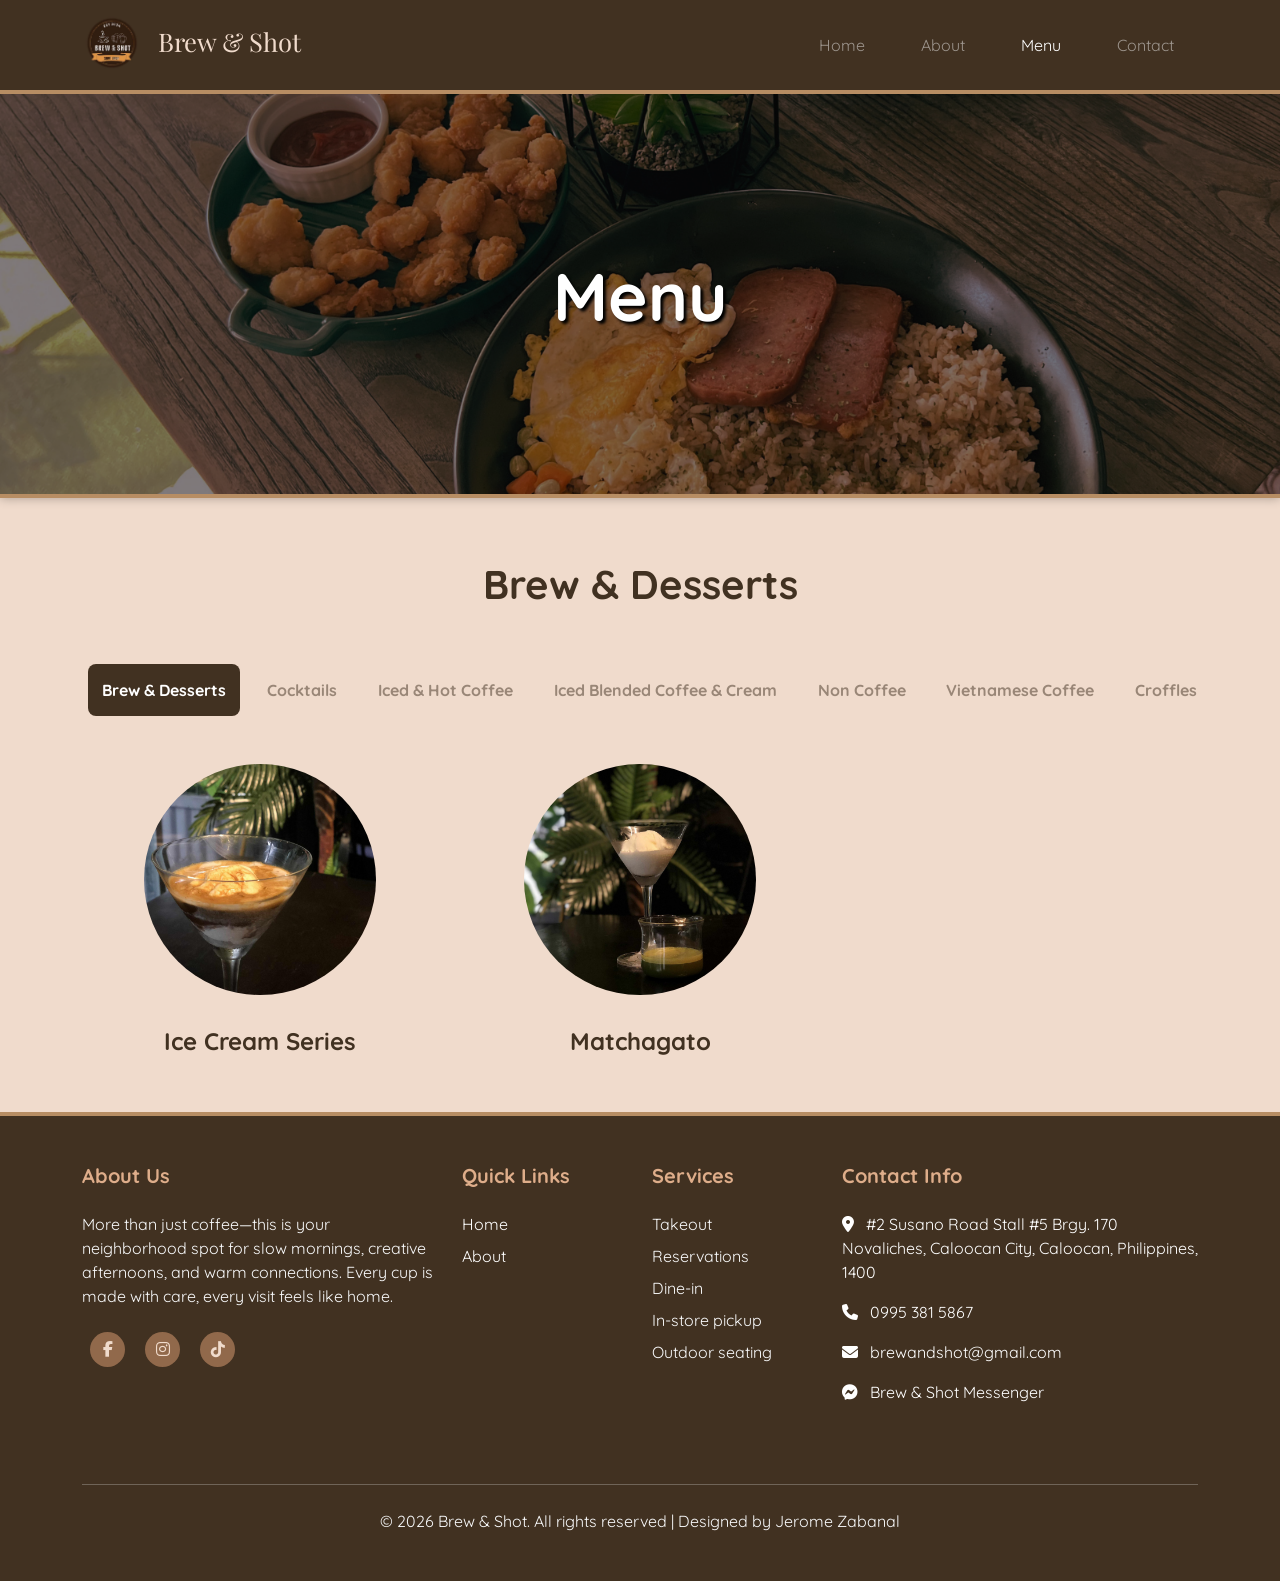
<file: menu_brew-and-shot.html>
<!DOCTYPE html>
<html lang="en">
<head>
  <title>Menu</title>
  <meta charset="utf-8">
  <meta name="viewport" content="width=device-width, initial-scale=1">
  <link href="https://cdn.jsdelivr.net/npm/bootstrap@5.3.8/dist/css/bootstrap.min.css" rel="stylesheet">
  <link href="https://cdnjs.cloudflare.com/ajax/libs/font-awesome/6.4.2/css/all.min.css" rel="stylesheet">
  <link rel="stylesheet" href="style_brew-and-shot.css">
  <link rel="stylesheet" type="text/css" href="//fonts.googleapis.com/css?family=Playfair+Display" />
  <link rel="stylesheet" type="text/css" href="//fonts.googleapis.com/css?family=Quicksand" />
  <link rel="icon" href="images/logo/favicon_brew-and-shot.png" type="image/x-icon">
  <script src="https://cdn.jsdelivr.net/npm/bootstrap@5.3.8/dist/js/bootstrap.bundle.min.js"></script>
</head>
<body>

<nav class="navbar navbar-expand-sm navbar-expand-md navbar-expand-lg navbar-expand-xl navbar-expand-xxl navbar-bg sticky-top">
  <div class="container">
    <a class="navbar-brand" href="index.html">
      <img src="images/logo/logo_brew-and-shot.jpg" alt="Brew & Shot Logo" style="width: 60px; margin-right: 10px; margin-bottom: 4px;">
      Brew & Shot 
    </a>
    <button class="navbar-toggler" type="button" data-bs-toggle="offcanvas" data-bs-target="#offcanvasNavbar">
      <span class="navbar-toggler-icon"></span>
    </button>
    <div class="offcanvas offcanvas-end navbar-bg" tabindex="-1" id="offcanvasNavbar">
      <div class="offcanvas-header navbar-header">
        <img src="images/logo/logo_brew-and-shot.jpg" alt="Brew & Shot Logo" style="width: 60px; margin-right: 10px; margin-bottom: 4px;">
        Brew & Shot
        <button type="button" class="btn-close" data-bs-dismiss="offcanvas" aria-label="Close"></button>
      </div>
      <div class="offcanvas-body">
        <ul class="navbar-nav justify-content-end flex-grow-1 pe-3">
          <li class="nav-item">
          <a class="nav-link" href="index.html">Home</a>
        </li>
        <li class="nav-item">
          <a class="nav-link" href="about_brew-and-shot.html">About</a>
        </li>
        <li class="nav-item">
          <a class="nav-link nav-active" href="menu_brew-and-shot.html">Menu</a>
        </li>
        <li class="nav-item">
          <a class="nav-link" href="contact_brew-and-shot.html">Contact</a>
        </li>
      </ul>
    </div>
  </div>
</nav>

<div class="headline-banner">
    <img class="img-fluid" src="images/banners/menu-banner.png">
    <h1 class="headline-caption">Menu</h1>
</div>

<div class="container">
    <div class="row">
        <div class="col-lg-12 headline-category mt-4 mb-4">
            <h1>Brew & Desserts</h1>
        </div>
    </div>

    <div class="row">
        <div class="col-lg-12 mb-5">
            <div class="scrollmenu">
      
                <a class="scrollmenu-active" href="menu_brew-and-shot.html">Brew & Desserts</a>
                <a href="cocktail-category.html">Cocktails</a>
                <a href="iced-hotcoffee.html">Iced & Hot Coffee</a>
                <a href="icedblended-coffee-cream-category.html">Iced Blended Coffee & Cream</a>
                <a href="non-coffee-category.html">Non Coffee</a>
                <a href="vietnamesecoffee-category.html">Vietnamese Coffee</a> 
          
                <a href="croffles-category.html">Croffles</a>
                <a href="pasta-category.html">Pasta</a>
                <a href="pastries-category.html">Pastries</a>
                <a href="ricemeals-category.html">Rice Meals</a>
                <a href="snacks-category.html">Snacks</a>
            </div>
        </div>
    </div>

    <div class="row g-4 mb-4 menu-category"> 
      <div class="col-md-4" data-bs-toggle="modal" data-bs-target="#ModalBrewDesserts">
        <img class="img-fluid mx-auto d-block" src="images/menu/brewanddesserts/icecreamseries.png">
        <h4>Ice Cream Series</h4>
      </div>

      <div class="col-md-4" data-bs-toggle="modal" data-bs-target="#ModalBrewDesserts_2">
        <img class="img-fluid mx-auto d-block" src="images/menu/brewanddesserts/matchagato.png">
        <h4>Matchagato</h4>
      </div>
    </div>

</div>

<div class="modal fade" id="ModalBrewDesserts">
  <div class="modal-dialog modal-dialog-centered modal-dialog-scrollable modal-lg">
    <div class="modal-content">

      <div class="modal-header">
        <button type="button" class="btn-close" data-bs-dismiss="modal"></button>
      </div>

      <div class="modal-body">
        <div class="container-fluid">
          <div class="row">
            <div class="col-md-6">
              <img class="img-fluid" src="images/menu/brewanddesserts/icecreamseries.png" style="width: 100%; height: auto; border-radius: 12px;">
            </div>

            <div class="col-md-6 mt-5 modal-menu-desc">
              <h4 class="modal-title">Ice Cream Series</h4>
            </div>
          </div>
        </div>
      </div>

      <div class="modal-footer">
        <button type="button" class="btn-order">Order Now</button>
        <button type="button" class="btn-modal" data-bs-dismiss="modal">Close</button>
      </div>

    </div>
  </div>
</div>

<div class="modal fade" id="ModalBrewDesserts_2">
  <div class="modal-dialog modal-dialog-centered modal-dialog-scrollable modal-lg">
    <div class="modal-content">

      <div class="modal-header">
        <button type="button" class="btn-close" data-bs-dismiss="modal"></button>
      </div>

      <div class="modal-body">
        <div class="container-fluid">
          <div class="row">
            <div class="col-md-6">
              <img class="img-fluid" src="images/menu/brewanddesserts/matchagato.png" style="width: 100%; height: auto; border-radius: 12px;">
            </div>

            <div class="col-md-6 mt-5 modal-menu-desc">
              <h4 class="modal-title">Matchagato</h4>
              <h6 class="modal-title mt-2">New Product</h6>
            </div>
          </div>
        </div>
      </div>

      <div class="modal-footer">
        <button type="button" class="btn-order">Order Now</button>
        <button type="button" class="btn-modal" data-bs-dismiss="modal">Close</button>
      </div>

    </div>
  </div>
</div>

<footer class="footer-bg text-light py-5">
    <div class="container">
        <div class="row g-4">
            <div class="col-lg-4">
                <h5 class="mb-4">About Us</h5>
                <p class="mb-4">
                  More than just coffee—this is your neighborhood spot for slow mornings, creative afternoons, and warm connections. Every cup is made with care, every visit feels like home.
                </p>
                <div class="social-links">
                    <a href="https://www.facebook.com/profile.php?id=100089704350988" class="social-icon"><i class="fab fa-facebook-f"></i></a>
                    <a href="https://www.instagram.com/brewnshot/" class="social-icon"><i class="fa-brands fa-instagram"></i></a>
                    <a href="https://www.tiktok.com/@yszobel1_67jk3" class="social-icon"><i class="fa-brands fa-tiktok"></i></a>
                </div>
            </div>

            <div class="col-lg-2">
                <h5 class="mb-4">Quick Links</h5>
                <ul class="list-unstyled">
                    <li class="mb-2"><a href="index.html" class="footer-link">Home</a></li>
                    <li class="mb-2"><a href="about_brew-and-shot.html" class="footer-link">About</a></li>         
                </ul>
            </div>

            <div class="col-lg-2 col-md-6">
                <h5 class="mb-4">Services</h5>
                <ul class="list-unstyled">
                    <li class="mb-2">Takeout</li>
                    <li class="mb-2">Reservations</li>
                    <li class="mb-2">Dine-in</li>
                    <li class="mb-2">In-store pickup</li>
                    <li class="mb-2">Outdoor seating</li>
                </ul>
            </div>

            <div class="col-lg-4">
                <h5 class="mb-4">Contact Info</h5>
                <ul class="list-unstyled">
                    <li class="mb-3">
                        <a href="https://maps.app.goo.gl/P6QwPMF5Jk4gCxhU8" target="_blank" class="footer-link">
                          <i class="fas fa-map-marker-alt me-2"></i>
                          #2 Susano Road Stall #5 Brgy. 170 Novaliches, Caloocan City, Caloocan, Philippines, 1400
                        </a>
                    </li>
                    <li class="mb-3">                       
                        <a href="tel:09953815867" class="footer-link">
                          <i class="fas fa-phone me-2"></i>
                          0995 381 5867
                        </a>
                    </li>
                    <li class="mb-3">            
                        <a href="mailto:brewandshot@gmail.com" class="footer-link">
                          <i class="fas fa-envelope me-2"></i>
                          brewandshot@gmail.com
                        </a>
                    </li>
                    <li class="mb-3">            
                        <a href="https://www.messenger.com/t/100447672955334" class="footer-link">
                          <i class="fa-brands fa-facebook-messenger me-2"></i>
                          Brew & Shot Messenger
                        </a>
                    </li>
                </ul>
            </div>
        </div>

        <div class="row mt-5">
            <div class="col-12">
                <hr class="mb-4">
                <div class="text-center">
                    <p class="mb-0">&copy; 2026 Brew & Shot. All rights reserved | Designed by Jerome Zabanal</p>
                </div>
            </div>
        </div>
    </div>
</footer>

</body>
</html>
</file>
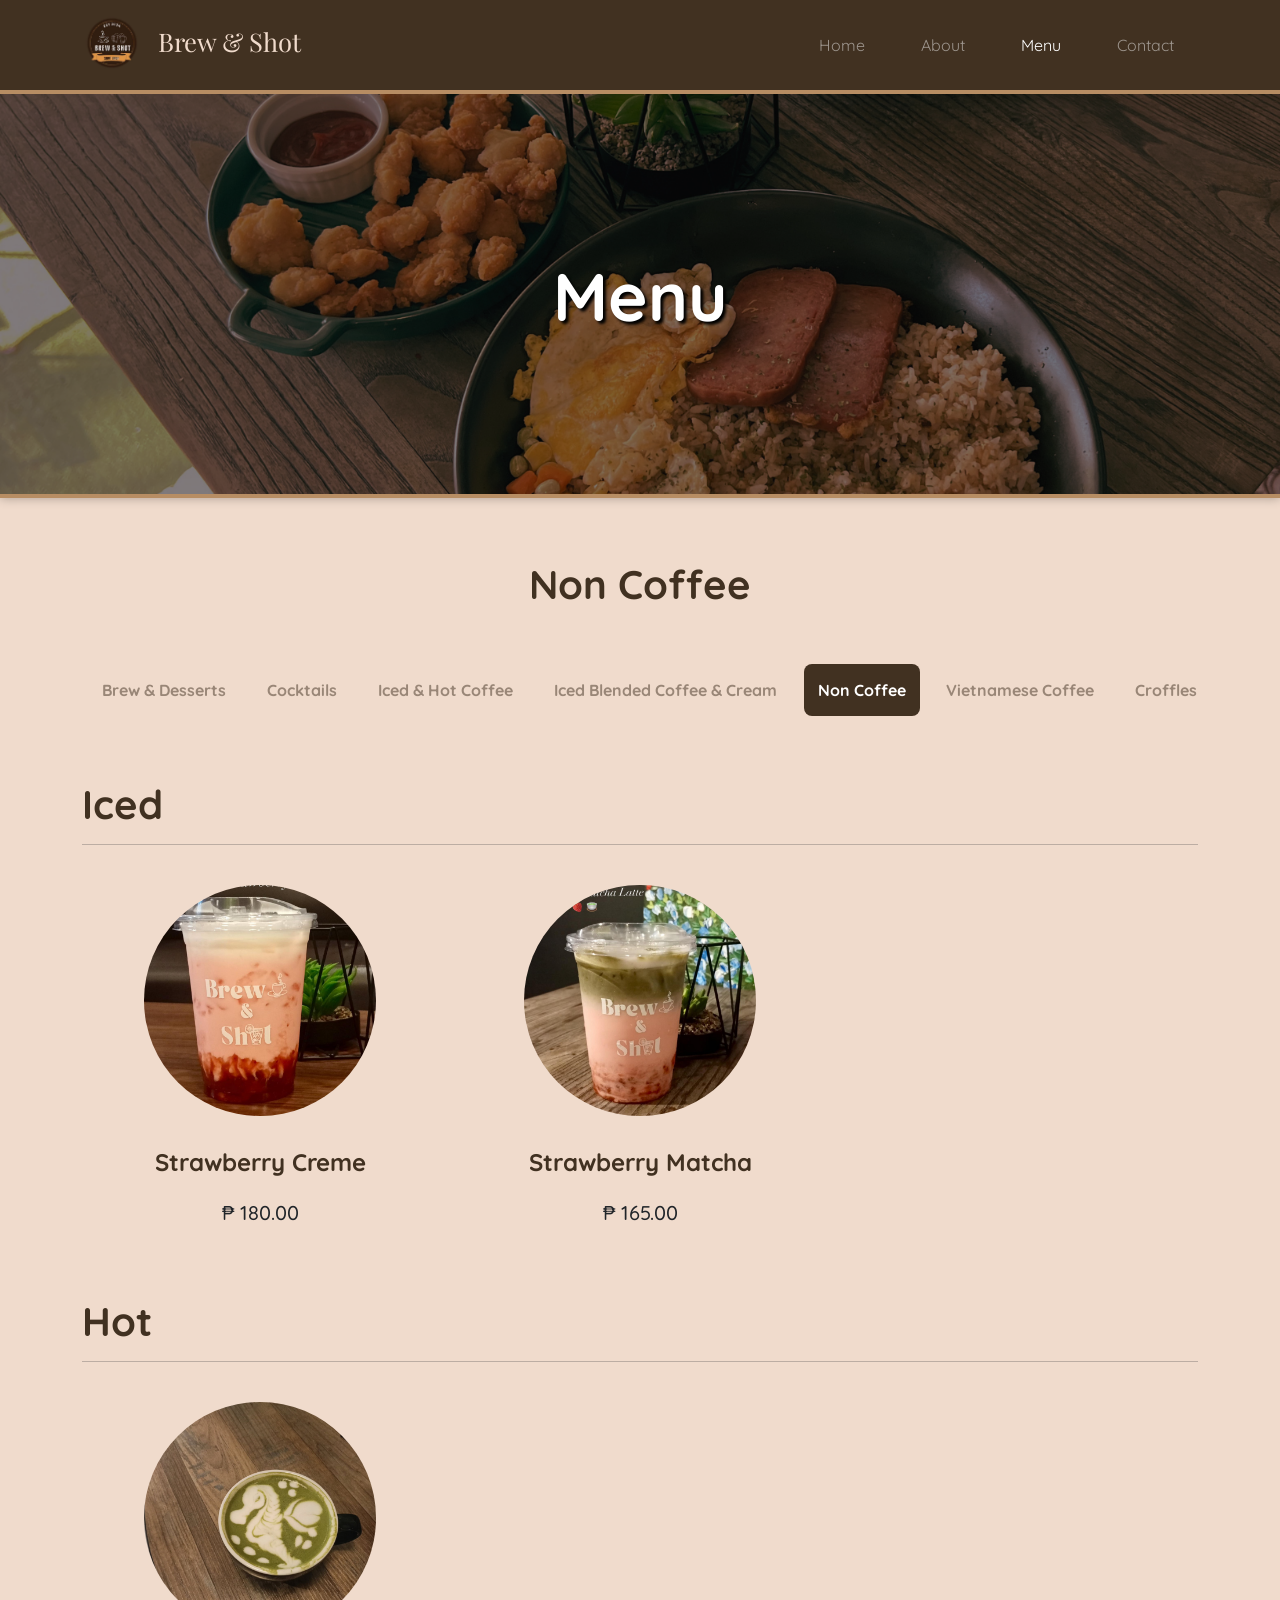
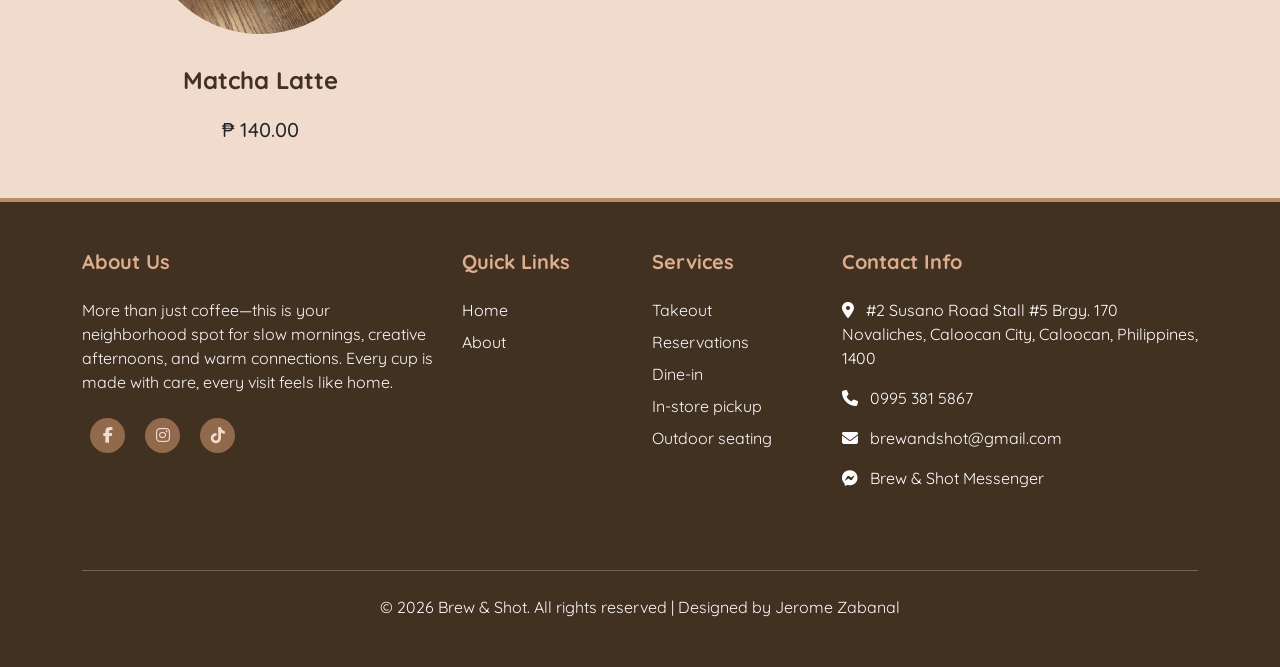
<file: non-coffee-category.html>
<!DOCTYPE html>
<html lang="en">
<head>
  <title>Menu</title>
  <meta charset="utf-8">
  <meta name="viewport" content="width=device-width, initial-scale=1">
  <link href="https://cdn.jsdelivr.net/npm/bootstrap@5.3.8/dist/css/bootstrap.min.css" rel="stylesheet">
  <link href="https://cdnjs.cloudflare.com/ajax/libs/font-awesome/6.4.2/css/all.min.css" rel="stylesheet">
  <link rel="stylesheet" href="style_brew-and-shot.css">
  <link rel="stylesheet" type="text/css" href="//fonts.googleapis.com/css?family=Playfair+Display" />
  <link rel="stylesheet" type="text/css" href="//fonts.googleapis.com/css?family=Quicksand" />
  <link rel="icon" href="images/logo/favicon_brew-and-shot.png" type="image/x-icon">
  <script src="https://cdn.jsdelivr.net/npm/bootstrap@5.3.8/dist/js/bootstrap.bundle.min.js"></script>
</head>
<body>

<nav class="navbar navbar-expand-sm navbar-expand-md navbar-expand-lg navbar-expand-xl navbar-expand-xxl navbar-bg sticky-top">
  <div class="container">
    <a class="navbar-brand" href="index.html">
      <img src="images/logo/logo_brew-and-shot.jpg" alt="Brew & Shot Logo" style="width: 60px; margin-right: 10px; margin-bottom: 4px;">
      Brew & Shot 
    </a>
    <button class="navbar-toggler" type="button" data-bs-toggle="offcanvas" data-bs-target="#offcanvasNavbar">
      <span class="navbar-toggler-icon"></span>
    </button>
    <div class="offcanvas offcanvas-end navbar-bg" tabindex="-1" id="offcanvasNavbar">
      <div class="offcanvas-header navbar-header">
        <img src="images/logo/logo_brew-and-shot.jpg" alt="Brew & Shot Logo" style="width: 60px; margin-right: 10px; margin-bottom: 4px;">
        Brew & Shot
        <button type="button" class="btn-close" data-bs-dismiss="offcanvas" aria-label="Close"></button>
      </div>
      <div class="offcanvas-body">
        <ul class="navbar-nav justify-content-end flex-grow-1 pe-3">
          <li class="nav-item">
          <a class="nav-link" href="index.html">Home</a>
        </li>
        <li class="nav-item">
          <a class="nav-link" href="about_brew-and-shot.html">About</a>
        </li>
        <li class="nav-item">
          <a class="nav-link nav-active" href="menu_brew-and-shot.html">Menu</a>
        </li>
        <li class="nav-item">
          <a class="nav-link" href="contact_brew-and-shot.html">Contact</a>
        </li>
      </ul>
    </div>
  </div>
</nav>

<div class="headline-banner">
    <img class="img-fluid" src="images/banners/menu-banner.png">
    <h1 class="headline-caption">Menu</h1>
</div>

<div class="container">
    <div class="row">
        <div class="col-lg-12 headline-category mt-4 mb-4">
            <h1>Non Coffee</h1>
        </div>
    </div>

    <div class="row">
        <div class="col-lg-12 mb-5">
            <div class="scrollmenu">

                <a href="menu_brew-and-shot.html">Brew & Desserts</a>
                <a href="cocktail-category.html">Cocktails</a>
                <a href="iced-hotcoffee.html">Iced & Hot Coffee</a>
                <a href="icedblended-coffee-cream-category.html">Iced Blended Coffee & Cream</a>
                <a class="scrollmenu-active" href="non-coffee-category.html">Non Coffee</a>
                <a href="vietnamesecoffee-category.html">Vietnamese Coffee</a> 
   
                <a href="croffles-category.html">Croffles</a>
                <a href="pasta-category.html">Pasta</a>
                <a href="pastries-category.html">Pastries</a>
                <a href="ricemeals-category.html">Rice Meals</a>
                <a href="snacks-category.html">Snacks</a>
            </div>
        </div>
    </div>

    <div class="row g-4 mb-4 menu-category">
        <div class="col-lg-12">
            <h1>Iced</h1>
            <hr>
        </div>
    </div>

    <div class="row g-4 mb-4 menu-category"> 
      <div class="col-md-4" data-bs-toggle="modal" data-bs-target="#ModalNonCoffee">
        <img class="img-fluid mx-auto d-block" src="images/menu/noncoffee/strawberrycreme.png">
        <h4>Strawberry Creme</h4>
        <h5>&#8369 180.00</h5>
      </div>

      <div class="col-md-4" data-bs-toggle="modal" data-bs-target="#ModalNonCoffee_2">
        <img class="img-fluid mx-auto d-block" src="images/menu/noncoffee/strawberrymatcha.png">
        <h4>Strawberry Matcha</h4>
        <h5>&#8369 165.00</h5>
      </div>
    </div>

    <div class="row g-4 mb-4 menu-category">
        <div class="col-lg-12">
            <h1>Hot</h1>
            <hr>
        </div>
    </div>

    <div class="row g-4 mb-4 menu-category"> 
      <div class="col-md-4" data-bs-toggle="modal" data-bs-target="#ModalNonCoffee_3">
        <img class="img-fluid mx-auto d-block" src="images/menu/noncoffee/matchalatte-hot.png">
        <h4>Matcha Latte</h4>
        <h5>&#8369 140.00</h5>
      </div>
    </div>

</div>

<div class="modal fade" id="ModalNonCoffee">
  <div class="modal-dialog modal-dialog-centered modal-dialog-scrollable modal-lg">
    <div class="modal-content">

      <div class="modal-header">
        <button type="button" class="btn-close" data-bs-dismiss="modal"></button>
      </div>

      <div class="modal-body">
        <div class="container-fluid">
          <div class="row">
            <div class="col-md-6">
              <img class="img-fluid" src="images/menu/noncoffee/strawberrycreme.png" style="width: 100%; height: auto; border-radius: 12px;">
            </div>

            <div class="col-md-6 mt-5 modal-menu-desc">
              <h4 class="modal-title">Strawberry Creme - &#8369 180.00</h4>
              <h6 class="modal-title mt-2">Bestseller</h6>
            </div>
          </div>
        </div>
      </div>

      <div class="modal-footer">
        <button type="button" class="btn-order">Order Now</button>
        <button type="button" class="btn-modal" data-bs-dismiss="modal">Close</button>
      </div>

    </div>
  </div>
</div>

<div class="modal fade" id="ModalNonCoffee_2">
  <div class="modal-dialog modal-dialog-centered modal-dialog-scrollable modal-lg">
    <div class="modal-content">

      <div class="modal-header">
        <button type="button" class="btn-close" data-bs-dismiss="modal"></button>
      </div>

      <div class="modal-body">
        <div class="container-fluid">
          <div class="row">
            <div class="col-md-6">
              <img class="img-fluid" src="images/menu/noncoffee/strawberrymatcha.png" style="width: 100%; height: auto; border-radius: 12px;">
            </div>

            <div class="col-md-6 mt-5 modal-menu-desc">
              <h4 class="modal-title">Strawberry Matcha - &#8369 165.00</h4>
            </div>
          </div>
        </div>
      </div>

      <div class="modal-footer">
        <button type="button" class="btn-order">Order Now</button>
        <button type="button" class="btn-modal" data-bs-dismiss="modal">Close</button>
      </div>

    </div>
  </div>
</div>

<div class="modal fade" id="ModalNonCoffee_3">
  <div class="modal-dialog modal-dialog-centered modal-dialog-scrollable modal-lg">
    <div class="modal-content">

      <div class="modal-header">
        <button type="button" class="btn-close" data-bs-dismiss="modal"></button>
      </div>

      <div class="modal-body">
        <div class="container-fluid">
          <div class="row">
            <div class="col-md-6">
              <img class="img-fluid" src="images/menu/noncoffee/matchalatte-hot.png" style="width: 100%; height: auto; border-radius: 12px;">
            </div>

            <div class="col-md-6 mt-5 modal-menu-desc">
              <h4 class="modal-title">Matcha Latte - &#8369 140.00</h4>
            </div>
          </div>
        </div>
      </div>

      <div class="modal-footer">
        <button type="button" class="btn-order">Order Now</button>
        <button type="button" class="btn-modal" data-bs-dismiss="modal">Close</button>
      </div>

    </div>
  </div>
</div>

<footer class="footer-bg text-light py-5">
    <div class="container">
        <div class="row g-4">
            <div class="col-lg-4">
                <h5 class="mb-4">About Us</h5>
                <p class="mb-4">
                  More than just coffee—this is your neighborhood spot for slow mornings, creative afternoons, and warm connections. Every cup is made with care, every visit feels like home.
                </p>
                <div class="social-links">
                    <a href="https://www.facebook.com/profile.php?id=100089704350988" class="social-icon"><i class="fab fa-facebook-f"></i></a>
                    <a href="https://www.instagram.com/brewnshot/" class="social-icon"><i class="fa-brands fa-instagram"></i></a>
                    <a href="https://www.tiktok.com/@yszobel1_67jk3" class="social-icon"><i class="fa-brands fa-tiktok"></i></a>
                </div>
            </div>

            <div class="col-lg-2">
                <h5 class="mb-4">Quick Links</h5>
                <ul class="list-unstyled">
                    <li class="mb-2"><a href="index.html" class="footer-link">Home</a></li>
                    <li class="mb-2"><a href="about_brew-and-shot.html" class="footer-link">About</a></li>         
                </ul>
            </div>

            <div class="col-lg-2 col-md-6">
                <h5 class="mb-4">Services</h5>
                <ul class="list-unstyled">
                    <li class="mb-2">Takeout</li>
                    <li class="mb-2">Reservations</li>
                    <li class="mb-2">Dine-in</li>
                    <li class="mb-2">In-store pickup</li>
                    <li class="mb-2">Outdoor seating</li>
                </ul>
            </div>

            <div class="col-lg-4">
                <h5 class="mb-4">Contact Info</h5>
                <ul class="list-unstyled">
                    <li class="mb-3">
                        <a href="https://maps.app.goo.gl/P6QwPMF5Jk4gCxhU8" target="_blank" class="footer-link">
                          <i class="fas fa-map-marker-alt me-2"></i>
                          #2 Susano Road Stall #5 Brgy. 170 Novaliches, Caloocan City, Caloocan, Philippines, 1400
                        </a>
                    </li>
                    <li class="mb-3">                       
                        <a href="tel:09953815867" class="footer-link">
                          <i class="fas fa-phone me-2"></i>
                          0995 381 5867
                        </a>
                    </li>
                    <li class="mb-3">            
                        <a href="mailto:brewandshot@gmail.com" class="footer-link">
                          <i class="fas fa-envelope me-2"></i>
                          brewandshot@gmail.com
                        </a>
                    </li>
                    <li class="mb-3">            
                        <a href="https://www.messenger.com/t/100447672955334" class="footer-link">
                          <i class="fa-brands fa-facebook-messenger me-2"></i>
                          Brew & Shot Messenger
                        </a>
                    </li>
                </ul>
            </div>
        </div>

        <div class="row mt-5">
            <div class="col-12">
                <hr class="mb-4">
                <div class="text-center">
                    <p class="mb-0">&copy; 2026 Brew & Shot. All rights reserved | Designed by Jerome Zabanal</p>
                </div>
            </div>
        </div>
    </div>
</footer>

</body>
</html>
</file>
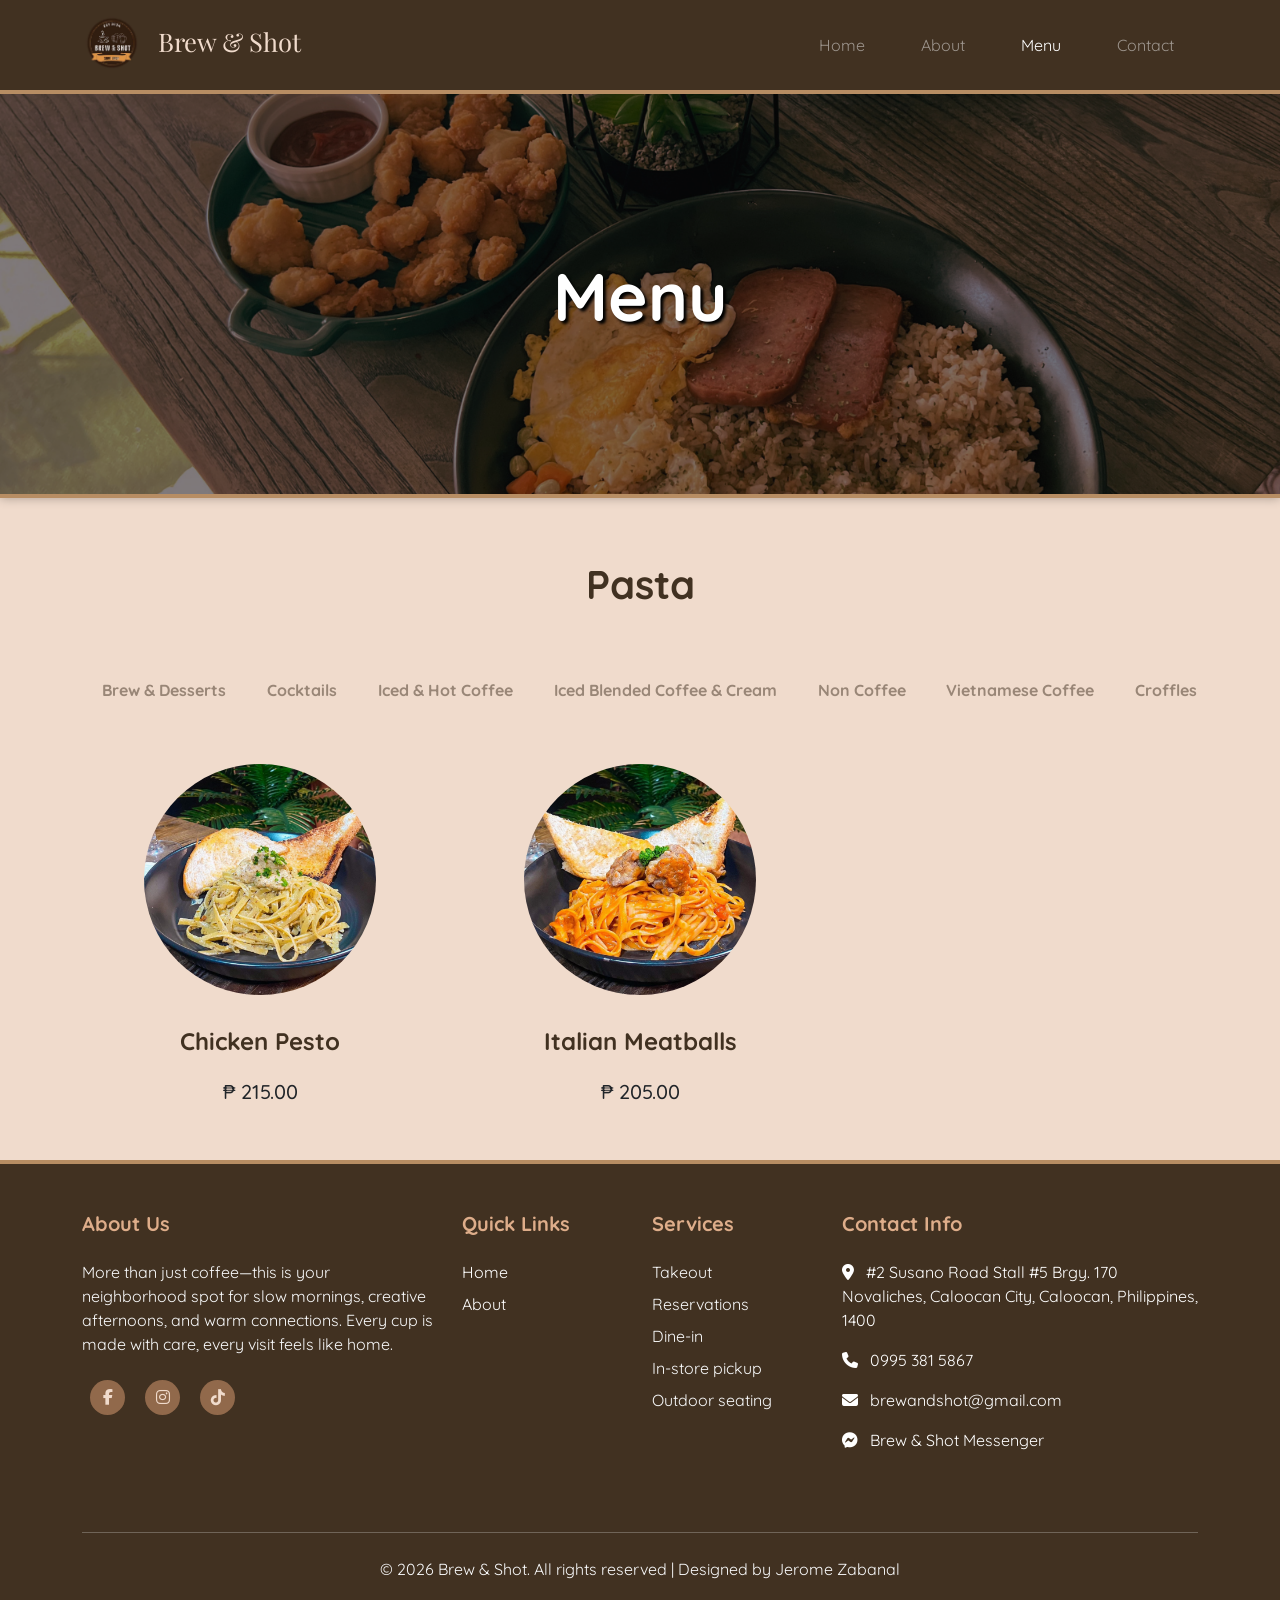
<file: pasta-category.html>
<!DOCTYPE html>
<html lang="en">
<head>
  <title>Menu</title>
  <meta charset="utf-8">
  <meta name="viewport" content="width=device-width, initial-scale=1">
  <link href="https://cdn.jsdelivr.net/npm/bootstrap@5.3.8/dist/css/bootstrap.min.css" rel="stylesheet">
  <link href="https://cdnjs.cloudflare.com/ajax/libs/font-awesome/6.4.2/css/all.min.css" rel="stylesheet">
  <link rel="stylesheet" href="style_brew-and-shot.css">
  <link rel="stylesheet" type="text/css" href="//fonts.googleapis.com/css?family=Playfair+Display" />
  <link rel="stylesheet" type="text/css" href="//fonts.googleapis.com/css?family=Quicksand" />
  <link rel="icon" href="images/logo/favicon_brew-and-shot.png" type="image/x-icon">
  <script src="https://cdn.jsdelivr.net/npm/bootstrap@5.3.8/dist/js/bootstrap.bundle.min.js"></script>
</head>
<body>

<nav class="navbar navbar-expand-sm navbar-expand-md navbar-expand-lg navbar-expand-xl navbar-expand-xxl navbar-bg sticky-top">
  <div class="container">
    <a class="navbar-brand" href="index.html">
      <img src="images/logo/logo_brew-and-shot.jpg" alt="Brew & Shot Logo" style="width: 60px; margin-right: 10px; margin-bottom: 4px;">
      Brew & Shot 
    </a>
    <button class="navbar-toggler" type="button" data-bs-toggle="offcanvas" data-bs-target="#offcanvasNavbar">
      <span class="navbar-toggler-icon"></span>
    </button>
    <div class="offcanvas offcanvas-end navbar-bg" tabindex="-1" id="offcanvasNavbar">
      <div class="offcanvas-header navbar-header">
        <img src="images/logo/logo_brew-and-shot.jpg" alt="Brew & Shot Logo" style="width: 60px; margin-right: 10px; margin-bottom: 4px;">
        Brew & Shot
        <button type="button" class="btn-close" data-bs-dismiss="offcanvas" aria-label="Close"></button>
      </div>
      <div class="offcanvas-body">
        <ul class="navbar-nav justify-content-end flex-grow-1 pe-3">
          <li class="nav-item">
          <a class="nav-link" href="index.html">Home</a>
        </li>
        <li class="nav-item">
          <a class="nav-link" href="about_brew-and-shot.html">About</a>
        </li>
        <li class="nav-item">
          <a class="nav-link nav-active" href="menu_brew-and-shot.html">Menu</a>
        </li>
        <li class="nav-item">
          <a class="nav-link" href="contact_brew-and-shot.html">Contact</a>
        </li>
      </ul>
    </div>
  </div>
</nav>

<div class="headline-banner">
    <img class="img-fluid" src="images/banners/menu-banner.png">
    <h1 class="headline-caption">Menu</h1>
</div>

<div class="container">
    <div class="row">
        <div class="col-lg-12 headline-category mt-4 mb-4">
            <h1>Pasta</h1>
        </div>
    </div>

    <div class="row">
        <div class="col-lg-12 mb-5">
            <div class="scrollmenu">
                <!-- Drinks -->
                <a href="menu_brew-and-shot.html">Brew & Desserts</a>
                <a href="cocktail-category.html">Cocktails</a>
                <a href="iced-hotcoffee.html">Iced & Hot Coffee</a>
                <a href="icedblended-coffee-cream-category.html">Iced Blended Coffee & Cream</a>
                <a href="non-coffee-category.html">Non Coffee</a>
                <a href="vietnamesecoffee-category.html">Vietnamese Coffee</a> 
                <!-- Foods --> 
                <a href="croffles-category.html">Croffles</a>
                <a class="scrollmenu-active" href="pasta-category.html">Pasta</a>
                <a href="pastries-category.html">Pastries</a>
                <a href="ricemeals-category.html">Rice Meals</a>
                <a href="snacks-category.html">Snacks</a>
            </div>
        </div>
    </div>

    <div class="row g-4 mb-4 menu-category"> 
      <div class="col-md-4" data-bs-toggle="modal" data-bs-target="#ModalPasta">
        <img class="img-fluid mx-auto d-block" src="images/menu/pasta/chickenpesto.png">
        <h4>Chicken Pesto</h4>
        <h5>&#8369 215.00</h5>
      </div>

      <div class="col-md-4" data-bs-toggle="modal" data-bs-target="#ModalPasta_2">
        <img class="img-fluid mx-auto d-block" src="images/menu/pasta/italianmeatballs.png">
        <h4>Italian Meatballs</h4>
        <h5>&#8369 205.00</h5>
      </div>
    </div>

</div>

<div class="modal fade" id="ModalPasta">
  <div class="modal-dialog modal-dialog-centered modal-dialog-scrollable modal-lg">
    <div class="modal-content">

      <div class="modal-header">
        <button type="button" class="btn-close" data-bs-dismiss="modal"></button>
      </div>

      <div class="modal-body">
        <div class="container-fluid">
          <div class="row">
            <div class="col-md-6">
              <img class="img-fluid" src="images/menu/pasta/chickenpesto.png" style="width: 100%; height: auto; border-radius: 12px;">
            </div>

            <div class="col-md-6 mt-5 modal-menu-desc">
              <h4 class="modal-title">Chicken Pesto - &#8369 215.00</h4>
              <h6 class="modal-title mt-2">Bestseller</h6>
            </div>
          </div>
        </div>
      </div>

      <div class="modal-footer">
        <button type="button" class="btn-order">Order Now</button>
        <button type="button" class="btn-modal" data-bs-dismiss="modal">Close</button>
      </div>

    </div>
  </div>
</div>

<div class="modal fade" id="ModalPasta_2">
  <div class="modal-dialog modal-dialog-centered modal-dialog-scrollable modal-lg">
    <div class="modal-content">

      <div class="modal-header">
        <button type="button" class="btn-close" data-bs-dismiss="modal"></button>
      </div>

      <div class="modal-body">
        <div class="container-fluid">
          <div class="row">
            <div class="col-md-6">
              <img class="img-fluid" src="images/menu/pasta/italianmeatballs.png" style="width: 100%; height: auto; border-radius: 12px;">
            </div>

            <div class="col-md-6 mt-5 modal-menu-desc">
              <h4 class="modal-title">Italian Meatballs - &#8369 205.00</h4>
              <h6 class="modal-title mt-2">Bestseller</h6>
            </div>
          </div>
        </div>
      </div>

      <div class="modal-footer">
        <button type="button" class="btn-order">Order Now</button>
        <button type="button" class="btn-modal" data-bs-dismiss="modal">Close</button>
      </div>

    </div>
  </div>
</div>

<footer class="footer-bg text-light py-5">
    <div class="container">
        <div class="row g-4">

            <div class="col-lg-4">
                <h5 class="mb-4">About Us</h5>
                <p class="mb-4">
                  More than just coffee—this is your neighborhood spot for slow mornings, creative afternoons, and warm connections. Every cup is made with care, every visit feels like home.
                </p>
                <div class="social-links">
                    <a href="https://www.facebook.com/profile.php?id=100089704350988" class="social-icon"><i class="fab fa-facebook-f"></i></a>
                    <a href="https://www.instagram.com/brewnshot/" class="social-icon"><i class="fa-brands fa-instagram"></i></a>
                    <a href="https://www.tiktok.com/@yszobel1_67jk3" class="social-icon"><i class="fa-brands fa-tiktok"></i></a>
                </div>
            </div>

            <div class="col-lg-2">
                <h5 class="mb-4">Quick Links</h5>
                <ul class="list-unstyled">
                    <li class="mb-2"><a href="index.html" class="footer-link">Home</a></li>
                    <li class="mb-2"><a href="about_brew-and-shot.html" class="footer-link">About</a></li>         
                </ul>
            </div>

            <div class="col-lg-2 col-md-6">
                <h5 class="mb-4">Services</h5>
                <ul class="list-unstyled">
                    <li class="mb-2">Takeout</li>
                    <li class="mb-2">Reservations</li>
                    <li class="mb-2">Dine-in</li>
                    <li class="mb-2">In-store pickup</li>
                    <li class="mb-2">Outdoor seating</li>
                </ul>
            </div>

            <div class="col-lg-4">
                <h5 class="mb-4">Contact Info</h5>
                <ul class="list-unstyled">
                    <li class="mb-3">
                        <a href="https://maps.app.goo.gl/P6QwPMF5Jk4gCxhU8" target="_blank" class="footer-link">
                          <i class="fas fa-map-marker-alt me-2"></i>
                          #2 Susano Road Stall #5 Brgy. 170 Novaliches, Caloocan City, Caloocan, Philippines, 1400
                        </a>
                    </li>
                    <li class="mb-3">                       
                        <a href="tel:09953815867" class="footer-link">
                          <i class="fas fa-phone me-2"></i>
                          0995 381 5867
                        </a>
                    </li>
                    <li class="mb-3">            
                        <a href="mailto:brewandshot@gmail.com" class="footer-link">
                          <i class="fas fa-envelope me-2"></i>
                          brewandshot@gmail.com
                        </a>
                    </li>
                    <li class="mb-3">            
                        <a href="https://www.messenger.com/t/100447672955334" class="footer-link">
                          <i class="fa-brands fa-facebook-messenger me-2"></i>
                          Brew & Shot Messenger
                        </a>
                    </li>
                </ul>
            </div>
        </div>

        <div class="row mt-5">
            <div class="col-12">
                <hr class="mb-4">
                <div class="text-center">
                    <p class="mb-0">&copy; 2026 Brew & Shot. All rights reserved | Designed by Jerome Zabanal</p>
                </div>
            </div>
        </div>
    </div>
</footer>

</body>
</html>
</file>
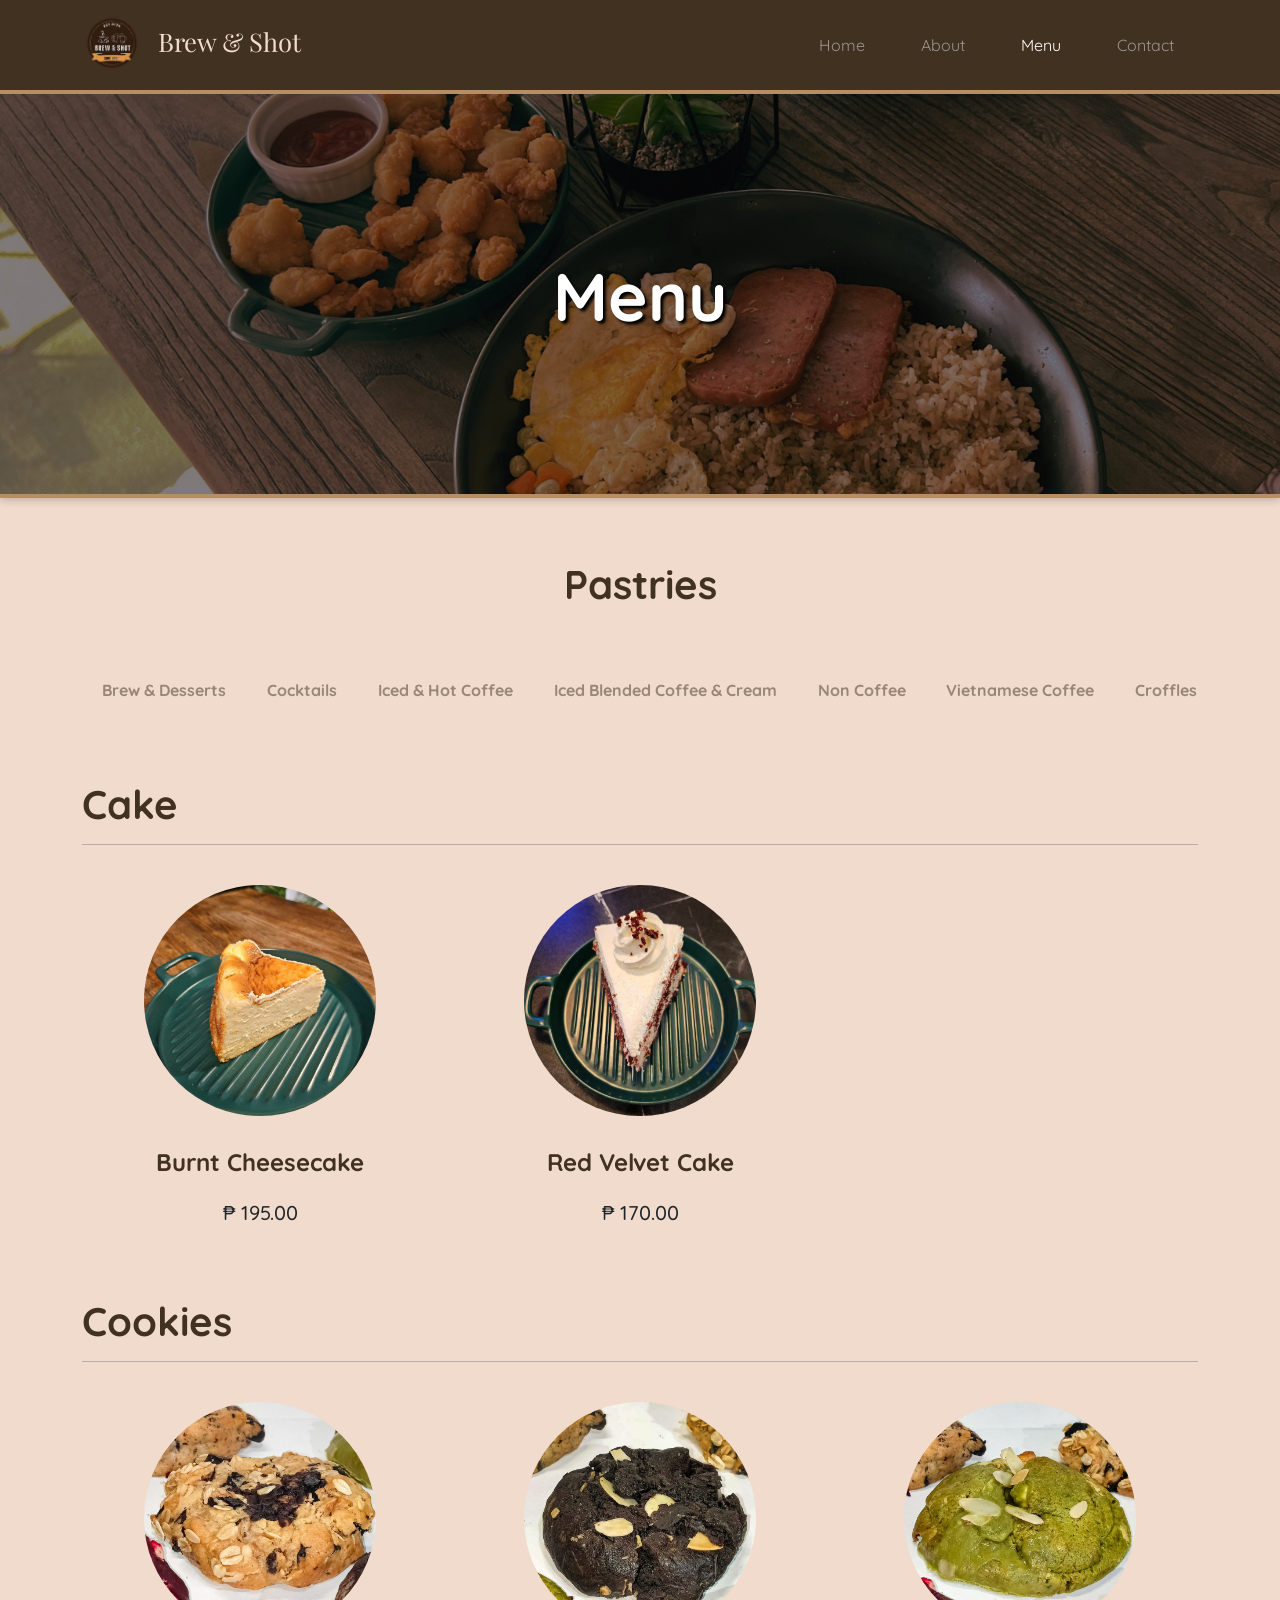
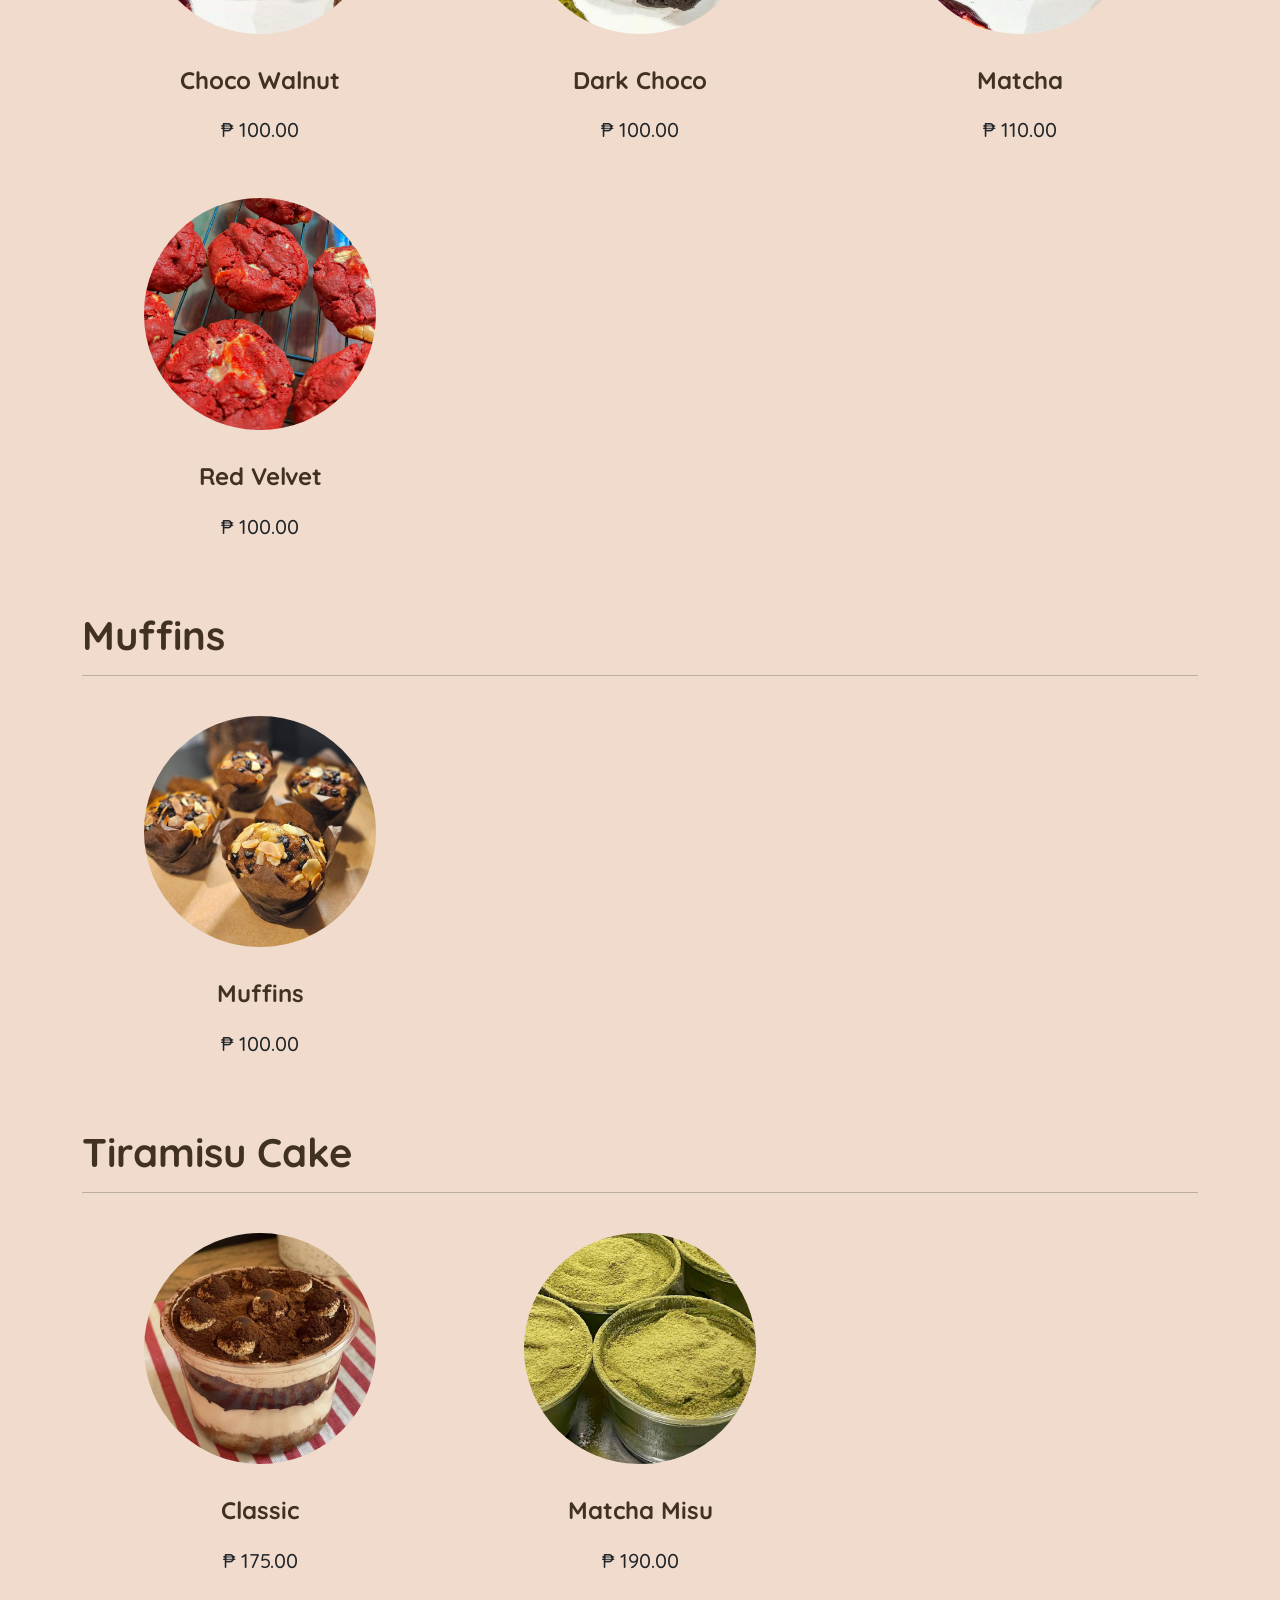
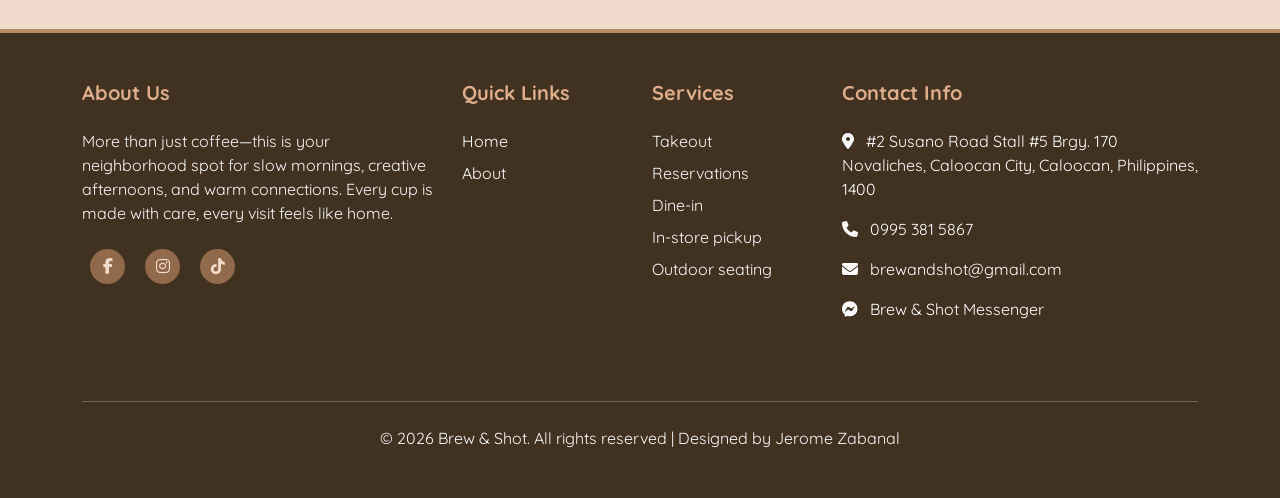
<file: pastries-category.html>
<!DOCTYPE html>
<html lang="en">
<head>
  <title>Menu</title>
  <meta charset="utf-8">
  <meta name="viewport" content="width=device-width, initial-scale=1">
  <link href="https://cdn.jsdelivr.net/npm/bootstrap@5.3.8/dist/css/bootstrap.min.css" rel="stylesheet">
  <link href="https://cdnjs.cloudflare.com/ajax/libs/font-awesome/6.4.2/css/all.min.css" rel="stylesheet">
  <link rel="stylesheet" href="style_brew-and-shot.css">
  <link rel="stylesheet" type="text/css" href="//fonts.googleapis.com/css?family=Playfair+Display" />
  <link rel="stylesheet" type="text/css" href="//fonts.googleapis.com/css?family=Quicksand" />
  <link rel="icon" href="images/logo/favicon_brew-and-shot.png" type="image/x-icon">
  <script src="https://cdn.jsdelivr.net/npm/bootstrap@5.3.8/dist/js/bootstrap.bundle.min.js"></script>
</head>
<body>

<nav class="navbar navbar-expand-sm navbar-expand-md navbar-expand-lg navbar-expand-xl navbar-expand-xxl navbar-bg sticky-top">
  <div class="container">
    <a class="navbar-brand" href="index.html">
      <img src="images/logo/logo_brew-and-shot.jpg" alt="Brew & Shot Logo" style="width: 60px; margin-right: 10px; margin-bottom: 4px;">
      Brew & Shot 
    </a>
    <button class="navbar-toggler" type="button" data-bs-toggle="offcanvas" data-bs-target="#offcanvasNavbar">
      <span class="navbar-toggler-icon"></span>
    </button>
    <div class="offcanvas offcanvas-end navbar-bg" tabindex="-1" id="offcanvasNavbar">
      <div class="offcanvas-header navbar-header">
        <img src="images/logo/logo_brew-and-shot.jpg" alt="Brew & Shot Logo" style="width: 60px; margin-right: 10px; margin-bottom: 4px;">
        Brew & Shot
        <button type="button" class="btn-close" data-bs-dismiss="offcanvas" aria-label="Close"></button>
      </div>
      <div class="offcanvas-body">
        <ul class="navbar-nav justify-content-end flex-grow-1 pe-3">
          <li class="nav-item">
          <a class="nav-link" href="index.html">Home</a>
        </li>
        <li class="nav-item">
          <a class="nav-link" href="about_brew-and-shot.html">About</a>
        </li>
        <li class="nav-item">
          <a class="nav-link nav-active" href="menu_brew-and-shot.html">Menu</a>
        </li>
        <li class="nav-item">
          <a class="nav-link" href="contact_brew-and-shot.html">Contact</a>
        </li>
      </ul>
    </div>
  </div>
</nav>

<div class="headline-banner">
    <img class="img-fluid" src="images/banners/menu-banner.png">
    <h1 class="headline-caption">Menu</h1>
</div>

<div class="container">
    <div class="row">
        <div class="col-lg-12 headline-category mt-4 mb-4">
            <h1>Pastries</h1>
        </div>
    </div>

    <div class="row">
        <div class="col-lg-12 mb-5">
            <div class="scrollmenu">

                <a href="menu_brew-and-shot.html">Brew & Desserts</a>
                <a href="cocktail-category.html">Cocktails</a>
                <a href="iced-hotcoffee.html">Iced & Hot Coffee</a>
                <a href="icedblended-coffee-cream-category.html">Iced Blended Coffee & Cream</a>
                <a href="non-coffee-category.html">Non Coffee</a>
                <a href="vietnamesecoffee-category.html">Vietnamese Coffee</a> 
   
                <a href="croffles-category.html">Croffles</a>
                <a href="pasta-category.html">Pasta</a>
                <a class="scrollmenu-active" href="pastries-category.html">Pastries</a>
                <a href="ricemeals-category.html">Rice Meals</a>
                <a href="snacks-category.html">Snacks</a>
            </div>
        </div>
    </div>

    <div class="row g-4 mb-4 menu-category">
        <div class="col-lg-12">
            <h1>Cake</h1>
            <hr>
        </div>
    </div>

    <div class="row g-4 mb-4 menu-category"> 
      <div class="col-md-4" data-bs-toggle="modal" data-bs-target="#ModalCake">
        <img class="img-fluid mx-auto d-block" src="images/menu/pastries/burntcheesecake.png">
        <h4>Burnt Cheesecake</h4>
        <h5>&#8369 195.00</h5>
      </div>

      <div class="col-md-4" data-bs-toggle="modal" data-bs-target="#ModalCake_2">
        <img class="img-fluid mx-auto d-block" src="images/menu/pastries/redvelvetcake.png">
        <h4>Red Velvet Cake</h4>
        <h5>&#8369 170.00</h5>
      </div>
    </div>

    <div class="row g-4 mb-4 menu-category">
        <div class="col-lg-12">
            <h1>Cookies</h1>
            <hr>
        </div>
    </div>

    <div class="row g-4 mb-4 menu-category"> 
      <div class="col-md-4" data-bs-toggle="modal" data-bs-target="#ModalCookies">
        <img class="img-fluid mx-auto d-block" src="images/menu/pastries/cookies/chocowalnut.png">
        <h4>Choco Walnut</h4>
        <h5>&#8369 100.00</h5>
      </div>

      <div class="col-md-4" data-bs-toggle="modal" data-bs-target="#ModalCookies_2">
        <img class="img-fluid mx-auto d-block" src="images/menu/pastries/cookies/darkchoco.png">
        <h4>Dark Choco</h4>
        <h5>&#8369 100.00</h5>
      </div>

      <div class="col-md-4" data-bs-toggle="modal" data-bs-target="#ModalCookies_3">
        <img class="img-fluid mx-auto d-block" src="images/menu/pastries/cookies/matcha.png">
        <h4>Matcha</h4>
        <h5>&#8369 110.00</h5>
      </div>
    </div>

    <div class="row g-4 mb-4 menu-category"> 
      <div class="col-md-4" data-bs-toggle="modal" data-bs-target="#ModalCookies_4">
        <img class="img-fluid mx-auto d-block" src="images/menu/pastries/cookies/redvelvet.png">
        <h4>Red Velvet</h4>
        <h5>&#8369 100.00</h5>
      </div>
    </div>

    <div class="row g-4 mb-4 menu-category">
        <div class="col-lg-12">
            <h1>Muffins</h1>
            <hr>
        </div>
    </div>

    <div class="row g-4 mb-4 menu-category"> 
      <div class="col-md-4" data-bs-toggle="modal" data-bs-target="#ModalMuffins">
        <img class="img-fluid mx-auto d-block" src="images/menu/pastries/muffins.png">
        <h4>Muffins</h4>
        <h5>&#8369 100.00</h5>
      </div>
    </div>

    <div class="row g-4 mb-4 menu-category">
        <div class="col-lg-12">
            <h1>Tiramisu Cake</h1>
            <hr>
        </div>
    </div>

    <div class="row g-4 mb-4 menu-category"> 
      <div class="col-md-4" data-bs-toggle="modal" data-bs-target="#ModalTiramisu">
        <img class="img-fluid mx-auto d-block" src="images/menu/pastries/tiramisucake/classic.png">
        <h4>Classic</h4>
        <h5>&#8369 175.00</h5>
      </div>

      <div class="col-md-4" data-bs-toggle="modal" data-bs-target="#ModalTiramisu_2">
        <img class="img-fluid mx-auto d-block" src="images/menu/pastries/tiramisucake/matchamisu.png">
        <h4>Matcha Misu</h4>
        <h5>&#8369 190.00</h5>
      </div>
    </div>

</div>

<div class="modal fade" id="ModalCake">
  <div class="modal-dialog modal-dialog-centered modal-dialog-scrollable modal-lg">
    <div class="modal-content">

      <div class="modal-header">
        <button type="button" class="btn-close" data-bs-dismiss="modal"></button>
      </div>

      <div class="modal-body">
        <div class="container-fluid">
          <div class="row">
            <div class="col-md-6">
              <img class="img-fluid" src="images/menu/pastries/burntcheesecake.png" style="width: 100%; height: auto; border-radius: 12px;">
            </div>

            <div class="col-md-6 mt-5 modal-menu-desc">
              <h4 class="modal-title">Burnt Cheesecake - &#8369 195.00</h4>
            </div>
          </div>
        </div>
      </div>

      <div class="modal-footer">
        <button type="button" class="btn-order">Order Now</button>
        <button type="button" class="btn-modal" data-bs-dismiss="modal">Close</button>
      </div>

    </div>
  </div>
</div>

<div class="modal fade" id="ModalCake_2">
  <div class="modal-dialog modal-dialog-centered modal-dialog-scrollable modal-lg">
    <div class="modal-content">

      <div class="modal-header">
        <button type="button" class="btn-close" data-bs-dismiss="modal"></button>
      </div>

      <div class="modal-body">
        <div class="container-fluid">
          <div class="row">
            <div class="col-md-6">
              <img class="img-fluid" src="images/menu/pastries/redvelvetcake.png" style="width: 100%; height: auto; border-radius: 12px;">
            </div>

            <div class="col-md-6 mt-5 modal-menu-desc">
              <h4 class="modal-title">Red Velvet Cake - &#8369 170.00</h4>
            </div>
          </div>
        </div>
      </div>

      <div class="modal-footer">
        <button type="button" class="btn-order">Order Now</button>
        <button type="button" class="btn-modal" data-bs-dismiss="modal">Close</button>
      </div>

    </div>
  </div>
</div>

<div class="modal fade" id="ModalCookies">
  <div class="modal-dialog modal-dialog-centered modal-dialog-scrollable modal-lg">
    <div class="modal-content">

      <div class="modal-header">
        <button type="button" class="btn-close" data-bs-dismiss="modal"></button>
      </div>

      <div class="modal-body">
        <div class="container-fluid">
          <div class="row">
            <div class="col-md-6">
              <img class="img-fluid" src="images/menu/pastries/cookies/chocowalnut.png" style="width: 100%; height: auto; border-radius: 12px;">
            </div>

            <div class="col-md-6 mt-5 modal-menu-desc">
              <h4 class="modal-title">Choco Walnut - &#8369 100.00</h4>
            </div>
          </div>
        </div>
      </div>

      <div class="modal-footer">
        <button type="button" class="btn-order">Order Now</button>
        <button type="button" class="btn-modal" data-bs-dismiss="modal">Close</button>
      </div>

    </div>
  </div>
</div>

<div class="modal fade" id="ModalCookies_2">
  <div class="modal-dialog modal-dialog-centered modal-dialog-scrollable modal-lg">
    <div class="modal-content">

      <div class="modal-header">
        <button type="button" class="btn-close" data-bs-dismiss="modal"></button>
      </div>

      <div class="modal-body">
        <div class="container-fluid">
          <div class="row">
            <div class="col-md-6">
              <img class="img-fluid" src="images/menu/pastries/cookies/darkchoco.png" style="width: 100%; height: auto; border-radius: 12px;">
            </div>

            <div class="col-md-6 mt-5 modal-menu-desc">
              <h4 class="modal-title">Dark Choco - &#8369 100.00</h4>
            </div>
          </div>
        </div>
      </div>

      <div class="modal-footer">
        <button type="button" class="btn-order">Order Now</button>
        <button type="button" class="btn-modal" data-bs-dismiss="modal">Close</button>
      </div>

    </div>
  </div>
</div>

<div class="modal fade" id="ModalCookies_3">
  <div class="modal-dialog modal-dialog-centered modal-dialog-scrollable modal-lg">
    <div class="modal-content">

      <div class="modal-header">
        <button type="button" class="btn-close" data-bs-dismiss="modal"></button>
      </div>

      <div class="modal-body">
        <div class="container-fluid">
          <div class="row">
            <div class="col-md-6">
              <img class="img-fluid" src="images/menu/pastries/cookies/matcha.png" style="width: 100%; height: auto; border-radius: 12px;">
            </div>

            <div class="col-md-6 mt-5 modal-menu-desc">
              <h4 class="modal-title">Matcha - &#8369 110.00</h4>
            </div>
          </div>
        </div>
      </div>

      <div class="modal-footer">
        <button type="button" class="btn-order">Order Now</button>
        <button type="button" class="btn-modal" data-bs-dismiss="modal">Close</button>
      </div>

    </div>
  </div>
</div>

<div class="modal fade" id="ModalCookies_4">
  <div class="modal-dialog modal-dialog-centered modal-dialog-scrollable modal-lg">
    <div class="modal-content">

      <div class="modal-header">
        <button type="button" class="btn-close" data-bs-dismiss="modal"></button>
      </div>

      <div class="modal-body">
        <div class="container-fluid">
          <div class="row">
            <div class="col-md-6">
              <img class="img-fluid" src="images/menu/pastries/cookies/redvelvet.png" style="width: 100%; height: auto; border-radius: 12px;">
            </div>

            <div class="col-md-6 mt-5 modal-menu-desc">
              <h4 class="modal-title">Red Velvet - &#8369 100.00</h4>
            </div>
          </div>
        </div>
      </div>

      <div class="modal-footer">
        <button type="button" class="btn-order">Order Now</button>
        <button type="button" class="btn-modal" data-bs-dismiss="modal">Close</button>
      </div>

    </div>
  </div>
</div>

<div class="modal fade" id="ModalMuffins">
  <div class="modal-dialog modal-dialog-centered modal-dialog-scrollable modal-lg">
    <div class="modal-content">

      <div class="modal-header">
        <button type="button" class="btn-close" data-bs-dismiss="modal"></button>
      </div>

      <div class="modal-body">
        <div class="container-fluid">
          <div class="row">
            <div class="col-md-6">
              <img class="img-fluid" src="images/menu/pastries/muffins.png" style="width: 100%; height: auto; border-radius: 12px;">
            </div>

            <div class="col-md-6 mt-5 modal-menu-desc">
              <h4 class="modal-title">Muffins - &#8369 100.00</h4>
            </div>
          </div>
        </div>
      </div>

      <div class="modal-footer">
        <button type="button" class="btn-order">Order Now</button>
        <button type="button" class="btn-modal" data-bs-dismiss="modal">Close</button>
      </div>

    </div>
  </div>
</div>

<div class="modal fade" id="ModalTiramisu">
  <div class="modal-dialog modal-dialog-centered modal-dialog-scrollable modal-lg">
    <div class="modal-content">

      <div class="modal-header">
        <button type="button" class="btn-close" data-bs-dismiss="modal"></button>
      </div>

      <div class="modal-body">
        <div class="container-fluid">
          <div class="row">
            <div class="col-md-6">
              <img class="img-fluid" src="images/menu/pastries/tiramisucake/classic.png" style="width: 100%; height: auto; border-radius: 12px;">
            </div>

            <div class="col-md-6 mt-5 modal-menu-desc">
              <h4 class="modal-title">Classic - &#8369 175.00</h4>
            </div>
          </div>
        </div>
      </div>

      <div class="modal-footer">
        <button type="button" class="btn-order">Order Now</button>
        <button type="button" class="btn-modal" data-bs-dismiss="modal">Close</button>
      </div>

    </div>
  </div>
</div>

<div class="modal fade" id="ModalTiramisu_2">
  <div class="modal-dialog modal-dialog-centered modal-dialog-scrollable modal-lg">
    <div class="modal-content">

      <div class="modal-header">
        <button type="button" class="btn-close" data-bs-dismiss="modal"></button>
      </div>

      <div class="modal-body">
        <div class="container-fluid">
          <div class="row">
            <div class="col-md-6">
              <img class="img-fluid" src="images/menu/pastries/tiramisucake/matchamisu.png" style="width: 100%; height: auto; border-radius: 12px;">
            </div>

            <div class="col-md-6 mt-5 modal-menu-desc">
              <h4 class="modal-title">Matcha Misu - &#8369 190.00</h4>
              <h6 class="modal-title mt-2">New Product</h6>
            </div>
          </div>
        </div>
      </div>

      <div class="modal-footer">
        <button type="button" class="btn-order">Order Now</button>
        <button type="button" class="btn-modal" data-bs-dismiss="modal">Close</button>
      </div>

    </div>
  </div>
</div>

<footer class="footer-bg text-light py-5">
    <div class="container">
        <div class="row g-4">
            <div class="col-lg-4">
                <h5 class="mb-4">About Us</h5>
                <p class="mb-4">
                  More than just coffee—this is your neighborhood spot for slow mornings, creative afternoons, and warm connections. Every cup is made with care, every visit feels like home.
                </p>
                <div class="social-links">
                    <a href="https://www.facebook.com/profile.php?id=100089704350988" class="social-icon"><i class="fab fa-facebook-f"></i></a>
                    <a href="https://www.instagram.com/brewnshot/" class="social-icon"><i class="fa-brands fa-instagram"></i></a>
                    <a href="https://www.tiktok.com/@yszobel1_67jk3" class="social-icon"><i class="fa-brands fa-tiktok"></i></a>
                </div>
            </div>

            <div class="col-lg-2">
                <h5 class="mb-4">Quick Links</h5>
                <ul class="list-unstyled">
                    <li class="mb-2"><a href="index.html" class="footer-link">Home</a></li>
                    <li class="mb-2"><a href="about_brew-and-shot.html" class="footer-link">About</a></li>         
                </ul>
            </div>

            <div class="col-lg-2 col-md-6">
                <h5 class="mb-4">Services</h5>
                <ul class="list-unstyled">
                    <li class="mb-2">Takeout</li>
                    <li class="mb-2">Reservations</li>
                    <li class="mb-2">Dine-in</li>
                    <li class="mb-2">In-store pickup</li>
                    <li class="mb-2">Outdoor seating</li>
                </ul>
            </div>

            <div class="col-lg-4">
                <h5 class="mb-4">Contact Info</h5>
                <ul class="list-unstyled">
                    <li class="mb-3">
                        <a href="https://maps.app.goo.gl/P6QwPMF5Jk4gCxhU8" target="_blank" class="footer-link">
                          <i class="fas fa-map-marker-alt me-2"></i>
                          #2 Susano Road Stall #5 Brgy. 170 Novaliches, Caloocan City, Caloocan, Philippines, 1400
                        </a>
                    </li>
                    <li class="mb-3">                       
                        <a href="tel:09953815867" class="footer-link">
                          <i class="fas fa-phone me-2"></i>
                          0995 381 5867
                        </a>
                    </li>
                    <li class="mb-3">            
                        <a href="mailto:brewandshot@gmail.com" class="footer-link">
                          <i class="fas fa-envelope me-2"></i>
                          brewandshot@gmail.com
                        </a>
                    </li>
                    <li class="mb-3">            
                        <a href="https://www.messenger.com/t/100447672955334" class="footer-link">
                          <i class="fa-brands fa-facebook-messenger me-2"></i>
                          Brew & Shot Messenger
                        </a>
                    </li>
                </ul>
            </div>
        </div>
        
        <div class="row mt-5">
            <div class="col-12">
                <hr class="mb-4">
                <div class="text-center">
                    <p class="mb-0">&copy; 2026 Brew & Shot. All rights reserved | Designed by Jerome Zabanal</p>
                </div>
            </div>
        </div>
    </div>
</footer>

</body>
</html>
</file>
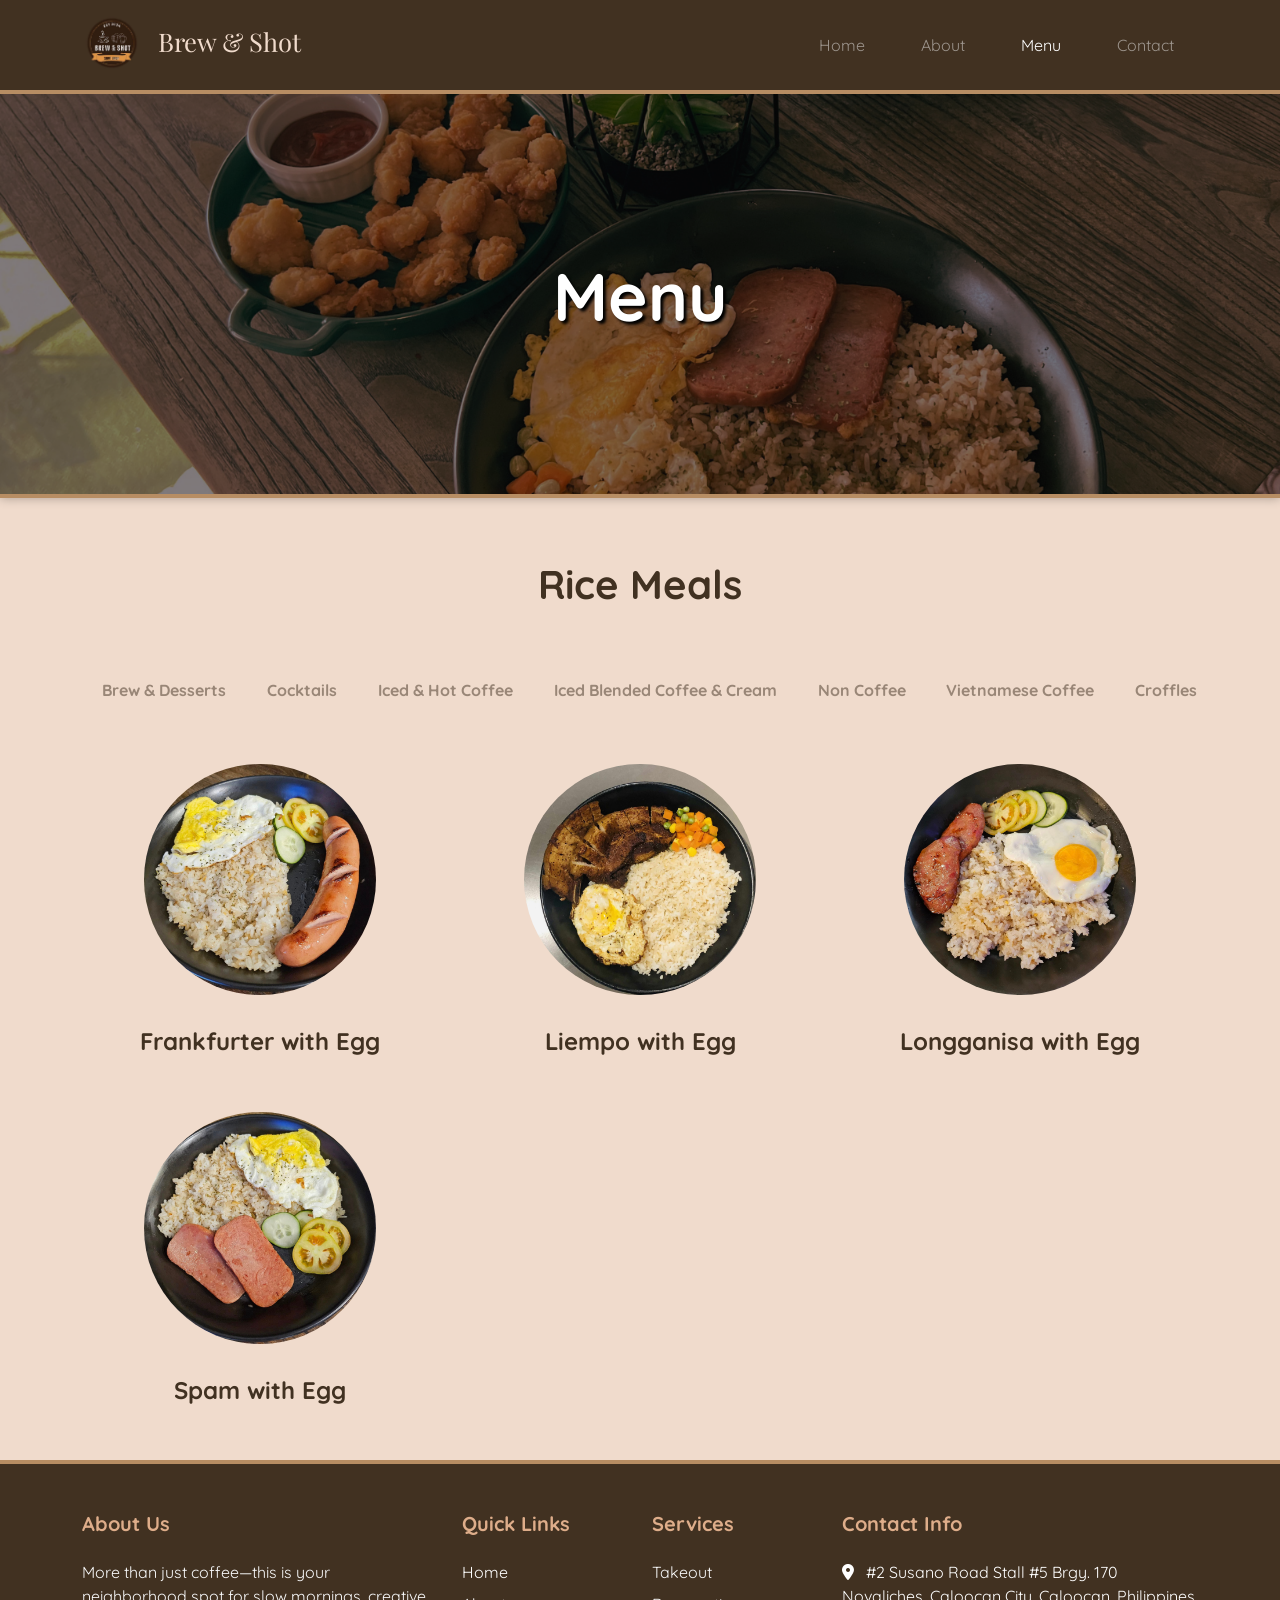
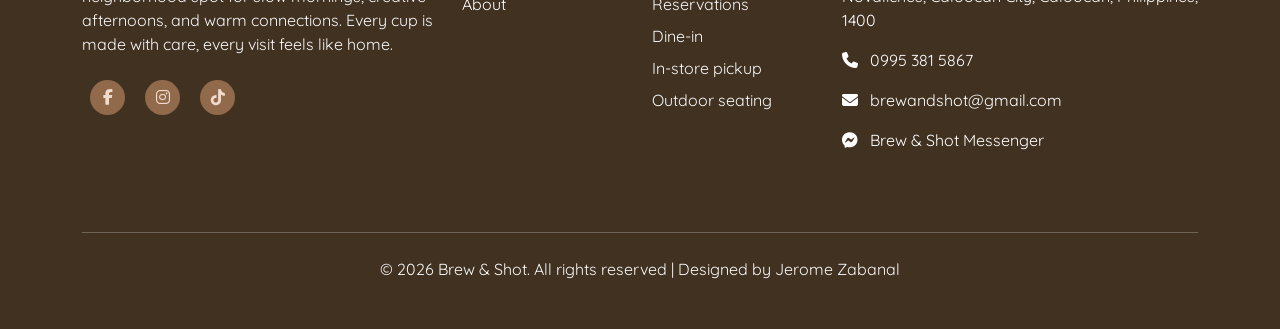
<file: ricemeals-category.html>
<!DOCTYPE html>
<html lang="en">
<head>
  <title>Menu</title>
  <meta charset="utf-8">
  <meta name="viewport" content="width=device-width, initial-scale=1">
  <link href="https://cdn.jsdelivr.net/npm/bootstrap@5.3.8/dist/css/bootstrap.min.css" rel="stylesheet">
  <link href="https://cdnjs.cloudflare.com/ajax/libs/font-awesome/6.4.2/css/all.min.css" rel="stylesheet">
  <link rel="stylesheet" href="style_brew-and-shot.css">
  <link rel="stylesheet" type="text/css" href="//fonts.googleapis.com/css?family=Playfair+Display" />
  <link rel="stylesheet" type="text/css" href="//fonts.googleapis.com/css?family=Quicksand" />
  <link rel="icon" href="images/logo/favicon_brew-and-shot.png" type="image/x-icon">
  <script src="https://cdn.jsdelivr.net/npm/bootstrap@5.3.8/dist/js/bootstrap.bundle.min.js"></script>
</head>
<body>

<nav class="navbar navbar-expand-sm navbar-expand-md navbar-expand-lg navbar-expand-xl navbar-expand-xxl navbar-bg sticky-top">
  <div class="container">
    <a class="navbar-brand" href="index.html">
      <img src="images/logo/logo_brew-and-shot.jpg" alt="Brew & Shot Logo" style="width: 60px; margin-right: 10px; margin-bottom: 4px;">
      Brew & Shot 
    </a>
    <button class="navbar-toggler" type="button" data-bs-toggle="offcanvas" data-bs-target="#offcanvasNavbar">
      <span class="navbar-toggler-icon"></span>
    </button>
    <div class="offcanvas offcanvas-end navbar-bg" tabindex="-1" id="offcanvasNavbar">
      <div class="offcanvas-header navbar-header">
        <img src="images/logo/logo_brew-and-shot.jpg" alt="Brew & Shot Logo" style="width: 60px; margin-right: 10px; margin-bottom: 4px;">
        Brew & Shot
        <button type="button" class="btn-close" data-bs-dismiss="offcanvas" aria-label="Close"></button>
      </div>
      <div class="offcanvas-body">
        <ul class="navbar-nav justify-content-end flex-grow-1 pe-3">
          <li class="nav-item">
          <a class="nav-link" href="index.html">Home</a>
        </li>
        <li class="nav-item">
          <a class="nav-link" href="about_brew-and-shot.html">About</a>
        </li>
        <li class="nav-item">
          <a class="nav-link nav-active" href="menu_brew-and-shot.html">Menu</a>
        </li>
        <li class="nav-item">
          <a class="nav-link" href="contact_brew-and-shot.html">Contact</a>
        </li>
      </ul>
    </div>
  </div>
</nav>

<div class="headline-banner">
    <img class="img-fluid" src="images/banners/menu-banner.png">
    <h1 class="headline-caption">Menu</h1>
</div>

<div class="container">
    <div class="row">
        <div class="col-lg-12 headline-category mt-4 mb-4">
            <h1>Rice Meals</h1>
        </div>
    </div>

    <div class="row">
        <div class="col-lg-12 mb-5">
            <div class="scrollmenu">
                <!-- Drinks -->
                <a href="menu_brew-and-shot.html">Brew & Desserts</a>
                <a href="cocktail-category.html">Cocktails</a>
                <a href="iced-hotcoffee.html">Iced & Hot Coffee</a>
                <a href="icedblended-coffee-cream-category.html">Iced Blended Coffee & Cream</a>
                <a href="non-coffee-category.html">Non Coffee</a>
                <a href="vietnamesecoffee-category.html">Vietnamese Coffee</a> 
                <!-- Foods --> 
                <a href="croffles-category.html">Croffles</a>
                <a href="pasta-category.html">Pasta</a>
                <a href="pastries-category.html">Pastries</a>
                <a class="scrollmenu-active" href="ricemeals-category.html">Rice Meals</a>
                <a href="snacks-category.html">Snacks</a>
            </div>
        </div>
    </div>

    <div class="row g-4 mb-4 menu-category"> 
      <div class="col-md-4" data-bs-toggle="modal" data-bs-target="#ModalRiceMeals">
        <img class="img-fluid mx-auto d-block" src="images/menu/ricemeals/frankfurterwithegg.png">
        <h4>Frankfurter with Egg</h4>
      </div>

      <div class="col-md-4" data-bs-toggle="modal" data-bs-target="#ModalRiceMeals_2">
        <img class="img-fluid mx-auto d-block" src="images/menu/ricemeals/liempowithegg.png">
        <h4>Liempo with Egg</h4>
      </div>

      <div class="col-md-4" data-bs-toggle="modal" data-bs-target="#ModalRiceMeals_3">
        <img class="img-fluid mx-auto d-block" src="images/menu/ricemeals/longganisawithegg.png">
        <h4>Longganisa with Egg</h4>
      </div>
    </div>

    <div class="row g-4 mb-4 menu-category" data-bs-toggle="modal" data-bs-target="#ModalRiceMeals_4"> 
      <div class="col-md-4">
        <img class="img-fluid mx-auto d-block" src="images/menu/ricemeals/spamwithegg.png">
        <h4>Spam with Egg</h4>
      </div>
    </div>

</div>

<div class="modal fade" id="ModalRiceMeals">
  <div class="modal-dialog modal-dialog-centered modal-dialog-scrollable modal-lg">
    <div class="modal-content">

      <div class="modal-header">
        <button type="button" class="btn-close" data-bs-dismiss="modal"></button>
      </div>

      <div class="modal-body">
        <div class="container-fluid">
          <div class="row">
            <div class="col-md-6">
              <img class="img-fluid" src="images/menu/ricemeals/frankfurterwithegg.png" style="width: 100%; height: auto; border-radius: 12px;">
            </div>

            <div class="col-md-6 mt-5 modal-menu-desc">
              <h4 class="modal-title">Frankfurter with Egg</h4>
            </div>
          </div>
        </div>
      </div>

      <div class="modal-footer">
        <button type="button" class="btn-order">Order Now</button>
        <button type="button" class="btn-modal" data-bs-dismiss="modal">Close</button>
      </div>

    </div>
  </div>
</div>

<div class="modal fade" id="ModalRiceMeals_2">
  <div class="modal-dialog modal-dialog-centered modal-dialog-scrollable modal-lg">
    <div class="modal-content">

      <div class="modal-header">
        <button type="button" class="btn-close" data-bs-dismiss="modal"></button>
      </div>

      <div class="modal-body">
        <div class="container-fluid">
          <div class="row">
            <div class="col-md-6">
              <img class="img-fluid" src="images/menu/ricemeals/liempowithegg.png" style="width: 100%; height: auto; border-radius: 12px;">
            </div>

            <div class="col-md-6 mt-5 modal-menu-desc">
              <h4 class="modal-title">Liempo with Egg</h4>
              <h6 class="modal-title mt-2">Bestseller</h6>
            </div>
          </div>
        </div>
      </div>

      <div class="modal-footer">
        <button type="button" class="btn-order">Order Now</button>
        <button type="button" class="btn-modal" data-bs-dismiss="modal">Close</button>
      </div>

    </div>
  </div>
</div>

<div class="modal fade" id="ModalRiceMeals_3">
  <div class="modal-dialog modal-dialog-centered modal-dialog-scrollable modal-lg">
    <div class="modal-content">

      <div class="modal-header">
        <button type="button" class="btn-close" data-bs-dismiss="modal"></button>
      </div>

      <div class="modal-body">
        <div class="container-fluid">
          <div class="row">
            <div class="col-md-6">
              <img class="img-fluid" src="images/menu/ricemeals/longganisawithegg.png" style="width: 100%; height: auto; border-radius: 12px;">
            </div>

            <div class="col-md-6 mt-5 modal-menu-desc">
              <h4 class="modal-title">Longganisa with Egg</h4>
              <h6 class="modal-title mt-2">Bestseller</h6>
            </div>
          </div>
        </div>
      </div>

      <div class="modal-footer">
        <button type="button" class="btn-order">Order Now</button>
        <button type="button" class="btn-modal" data-bs-dismiss="modal">Close</button>
      </div>

    </div>
  </div>
</div>

<div class="modal fade" id="ModalRiceMeals_4">
  <div class="modal-dialog modal-dialog-centered modal-dialog-scrollable modal-lg">
    <div class="modal-content">

      <div class="modal-header">
        <button type="button" class="btn-close" data-bs-dismiss="modal"></button>
      </div>

      <div class="modal-body">
        <div class="container-fluid">
          <div class="row">
            <div class="col-md-6">
              <img class="img-fluid" src="images/menu/ricemeals/spamwithegg.png" style="width: 100%; height: auto; border-radius: 12px;">
            </div>

            <div class="col-md-6 mt-5 modal-menu-desc">
              <h4 class="modal-title">Spam with Egg</h4>
            </div>
          </div>
        </div>
      </div>

      <div class="modal-footer">
        <button type="button" class="btn-order">Order Now</button>
        <button type="button" class="btn-modal" data-bs-dismiss="modal">Close</button>
      </div>

    </div>
  </div>
</div>

<footer class="footer-bg text-light py-5">
    <div class="container">
        <div class="row g-4">

            <div class="col-lg-4">
                <h5 class="mb-4">About Us</h5>
                <p class="mb-4">
                  More than just coffee—this is your neighborhood spot for slow mornings, creative afternoons, and warm connections. Every cup is made with care, every visit feels like home.
                </p>
                <div class="social-links">
                    <a href="https://www.facebook.com/profile.php?id=100089704350988" class="social-icon"><i class="fab fa-facebook-f"></i></a>
                    <a href="https://www.instagram.com/brewnshot/" class="social-icon"><i class="fa-brands fa-instagram"></i></a>
                    <a href="https://www.tiktok.com/@yszobel1_67jk3" class="social-icon"><i class="fa-brands fa-tiktok"></i></a>
                </div>
            </div>

            <div class="col-lg-2">
                <h5 class="mb-4">Quick Links</h5>
                <ul class="list-unstyled">
                    <li class="mb-2"><a href="index.html" class="footer-link">Home</a></li>
                    <li class="mb-2"><a href="about_brew-and-shot.html" class="footer-link">About</a></li>         
                </ul>
            </div>

            <div class="col-lg-2 col-md-6">
                <h5 class="mb-4">Services</h5>
                <ul class="list-unstyled">
                    <li class="mb-2">Takeout</li>
                    <li class="mb-2">Reservations</li>
                    <li class="mb-2">Dine-in</li>
                    <li class="mb-2">In-store pickup</li>
                    <li class="mb-2">Outdoor seating</li>
                </ul>
            </div>

            <div class="col-lg-4">
                <h5 class="mb-4">Contact Info</h5>
                <ul class="list-unstyled">
                    <li class="mb-3">
                        <a href="https://maps.app.goo.gl/P6QwPMF5Jk4gCxhU8" target="_blank" class="footer-link">
                          <i class="fas fa-map-marker-alt me-2"></i>
                          #2 Susano Road Stall #5 Brgy. 170 Novaliches, Caloocan City, Caloocan, Philippines, 1400
                        </a>
                    </li>
                    <li class="mb-3">                       
                        <a href="tel:09953815867" class="footer-link">
                          <i class="fas fa-phone me-2"></i>
                          0995 381 5867
                        </a>
                    </li>
                    <li class="mb-3">            
                        <a href="mailto:brewandshot@gmail.com" class="footer-link">
                          <i class="fas fa-envelope me-2"></i>
                          brewandshot@gmail.com
                        </a>
                    </li>
                    <li class="mb-3">            
                        <a href="https://www.messenger.com/t/100447672955334" class="footer-link">
                          <i class="fa-brands fa-facebook-messenger me-2"></i>
                          Brew & Shot Messenger
                        </a>
                    </li>
                </ul>
            </div>
        </div>

        <div class="row mt-5">
            <div class="col-12">
                <hr class="mb-4">
                <div class="text-center">
                    <p class="mb-0">&copy; 2026 Brew & Shot. All rights reserved | Designed by Jerome Zabanal</p>
                </div>
            </div>
        </div>
    </div>
</footer>

</body>
</html>
</file>
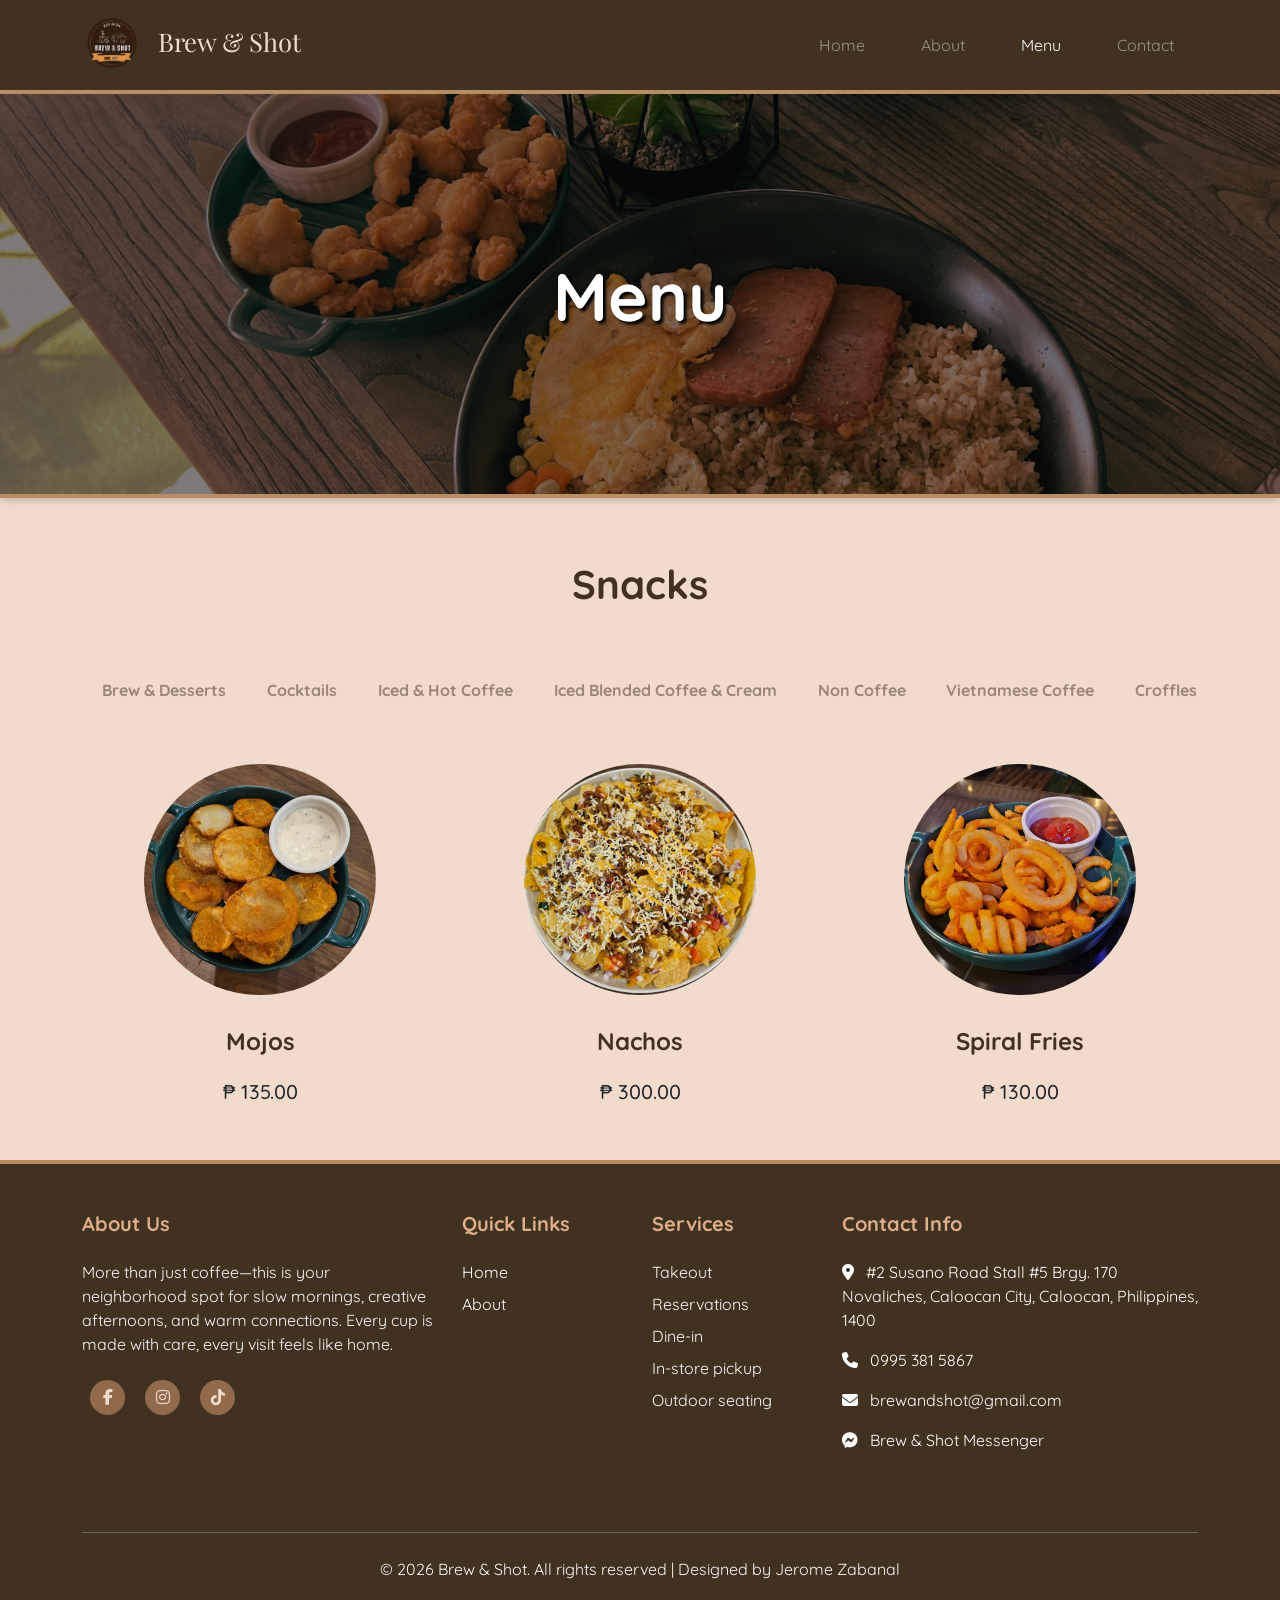
<file: snacks-category.html>
<!DOCTYPE html>
<html lang="en">
<head>
  <title>Menu</title>
  <meta charset="utf-8">
  <meta name="viewport" content="width=device-width, initial-scale=1">
  <link href="https://cdn.jsdelivr.net/npm/bootstrap@5.3.8/dist/css/bootstrap.min.css" rel="stylesheet">
  <link href="https://cdnjs.cloudflare.com/ajax/libs/font-awesome/6.4.2/css/all.min.css" rel="stylesheet">
  <link rel="stylesheet" href="style_brew-and-shot.css">
  <link rel="stylesheet" type="text/css" href="//fonts.googleapis.com/css?family=Playfair+Display" />
  <link rel="stylesheet" type="text/css" href="//fonts.googleapis.com/css?family=Quicksand" />
  <link rel="icon" href="images/logo/favicon_brew-and-shot.png" type="image/x-icon">
  <script src="https://cdn.jsdelivr.net/npm/bootstrap@5.3.8/dist/js/bootstrap.bundle.min.js"></script>
</head>
<body>

<nav class="navbar navbar-expand-sm navbar-expand-md navbar-expand-lg navbar-expand-xl navbar-expand-xxl navbar-bg sticky-top">
  <div class="container">
    <a class="navbar-brand" href="index.html">
      <img src="images/logo/logo_brew-and-shot.jpg" alt="Brew & Shot Logo" style="width: 60px; margin-right: 10px; margin-bottom: 4px;">
      Brew & Shot 
    </a>
    <button class="navbar-toggler" type="button" data-bs-toggle="offcanvas" data-bs-target="#offcanvasNavbar">
      <span class="navbar-toggler-icon"></span>
    </button>
    <div class="offcanvas offcanvas-end navbar-bg" tabindex="-1" id="offcanvasNavbar">
      <div class="offcanvas-header navbar-header">
        <img src="images/logo/logo_brew-and-shot.jpg" alt="Brew & Shot Logo" style="width: 60px; margin-right: 10px; margin-bottom: 4px;">
        Brew & Shot
        <button type="button" class="btn-close" data-bs-dismiss="offcanvas" aria-label="Close"></button>
      </div>
      <div class="offcanvas-body">
        <ul class="navbar-nav justify-content-end flex-grow-1 pe-3">
          <li class="nav-item">
          <a class="nav-link" href="index.html">Home</a>
        </li>
        <li class="nav-item">
          <a class="nav-link" href="about_brew-and-shot.html">About</a>
        </li>
        <li class="nav-item">
          <a class="nav-link nav-active" href="menu_brew-and-shot.html">Menu</a>
        </li>
        <li class="nav-item">
          <a class="nav-link" href="contact_brew-and-shot.html">Contact</a>
        </li>
      </ul>
    </div>
  </div>
</nav>

<div class="headline-banner">
    <img class="img-fluid" src="images/banners/menu-banner.png">
    <h1 class="headline-caption">Menu</h1>
</div>

<div class="container">
    <div class="row">
        <div class="col-lg-12 headline-category mt-4 mb-4">
            <h1>Snacks</h1>
        </div>
    </div>

    <div class="row">
        <div class="col-lg-12 mb-5">
            <div class="scrollmenu">

                <a href="menu_brew-and-shot.html">Brew & Desserts</a>
                <a href="cocktail-category.html">Cocktails</a>
                <a href="iced-hotcoffee.html">Iced & Hot Coffee</a>
                <a href="icedblended-coffee-cream-category.html">Iced Blended Coffee & Cream</a>
                <a href="non-coffee-category.html">Non Coffee</a>
                <a href="vietnamesecoffee-category.html">Vietnamese Coffee</a> 

                <a href="croffles-category.html">Croffles</a>
                <a href="pasta-category.html">Pasta</a>
                <a href="pastries-category.html">Pastries</a>
                <a href="ricemeals-category.html">Rice Meals</a>
                <a class="scrollmenu-active" href="snacks-category.html">Snacks</a>
            </div>
        </div>
    </div>

    <div class="row g-4 mb-4 menu-category"> 
      <div class="col-md-4" data-bs-toggle="modal" data-bs-target="#ModalSnacks">
        <img class="img-fluid mx-auto d-block" src="images/menu/snacks/mojos.png">
        <h4>Mojos</h4>
        <h5>&#8369 135.00</h5>
      </div>

      <div class="col-md-4" data-bs-toggle="modal" data-bs-target="#ModalSnacks_2">
        <img class="img-fluid mx-auto d-block" src="images/menu/snacks/nachos.png">
        <h4>Nachos</h4>
        <h5>&#8369 300.00</h5>
      </div>

      <div class="col-md-4" data-bs-toggle="modal" data-bs-target="#ModalSnacks_3">
        <img class="img-fluid mx-auto d-block" src="images/menu/snacks/spiralfries.png">
        <h4>Spiral Fries</h4>
        <h5>&#8369 130.00</h5>
      </div>
    </div>

</div>

<div class="modal fade" id="ModalSnacks">
  <div class="modal-dialog modal-dialog-centered modal-dialog-scrollable modal-lg">
    <div class="modal-content">

      <div class="modal-header">
        <button type="button" class="btn-close" data-bs-dismiss="modal"></button>
      </div>

      <div class="modal-body">
        <div class="container-fluid">
          <div class="row">
            <div class="col-md-6">
              <img class="img-fluid" src="images/menu/snacks/mojos.png" style="width: 100%; height: auto; border-radius: 12px;">
            </div>

            <div class="col-md-6 mt-5 modal-menu-desc">
              <h4 class="modal-title">Mojos - &#8369 135.00</h4>
            </div>
          </div>
        </div>
      </div>

      <div class="modal-footer">
        <button type="button" class="btn-order">Order Now</button>
        <button type="button" class="btn-modal" data-bs-dismiss="modal">Close</button>
      </div>

    </div>
  </div>
</div>

<div class="modal fade" id="ModalSnacks_2">
  <div class="modal-dialog modal-dialog-centered modal-dialog-scrollable modal-lg">
    <div class="modal-content">

      <div class="modal-header">
        <button type="button" class="btn-close" data-bs-dismiss="modal"></button>
      </div>

      <div class="modal-body">
        <div class="container-fluid">
          <div class="row">
            <div class="col-md-6">
              <img class="img-fluid" src="images/menu/snacks/nachos.png" style="width: 100%; height: auto; border-radius: 12px;">
            </div>

            <div class="col-md-6 mt-5 modal-menu-desc">
              <h4 class="modal-title">Nachos - &#8369 300.00</h4>
              <p>Good for 2-3 Person</p>
            </div>
          </div>
        </div>
      </div>

      <div class="modal-footer">
        <button type="button" class="btn-order">Order Now</button>
        <button type="button" class="btn-modal" data-bs-dismiss="modal">Close</button>
      </div>

    </div>
  </div>
</div>

<div class="modal fade" id="ModalSnacks_3">
  <div class="modal-dialog modal-dialog-centered modal-dialog-scrollable modal-lg">
    <div class="modal-content">

      <div class="modal-header">
        <button type="button" class="btn-close" data-bs-dismiss="modal"></button>
      </div>

      <div class="modal-body">
        <div class="container-fluid">
          <div class="row">
            <div class="col-md-6">
              <img class="img-fluid" src="images/menu/snacks/spiralfries.png" style="width: 100%; height: auto; border-radius: 12px;">
            </div>

            <div class="col-md-6 mt-5 modal-menu-desc">
              <h4 class="modal-title">Spiral Fries - &#8369 130.00</h4>
            </div>
          </div>
        </div>
      </div>

      <div class="modal-footer">
        <button type="button" class="btn-order">Order Now</button>
        <button type="button" class="btn-modal" data-bs-dismiss="modal">Close</button>
      </div>

    </div>
  </div>
</div>

<footer class="footer-bg text-light py-5">
    <div class="container">
        <div class="row g-4">

            <div class="col-lg-4">
                <h5 class="mb-4">About Us</h5>
                <p class="mb-4">
                  More than just coffee—this is your neighborhood spot for slow mornings, creative afternoons, and warm connections. Every cup is made with care, every visit feels like home.
                </p>
                <div class="social-links">
                    <a href="https://www.facebook.com/profile.php?id=100089704350988" class="social-icon"><i class="fab fa-facebook-f"></i></a>
                    <a href="https://www.instagram.com/brewnshot/" class="social-icon"><i class="fa-brands fa-instagram"></i></a>
                    <a href="https://www.tiktok.com/@yszobel1_67jk3" class="social-icon"><i class="fa-brands fa-tiktok"></i></a>
                </div>
            </div>

            <div class="col-lg-2">
                <h5 class="mb-4">Quick Links</h5>
                <ul class="list-unstyled">
                    <li class="mb-2"><a href="index.html" class="footer-link">Home</a></li>
                    <li class="mb-2"><a href="about_brew-and-shot.html" class="footer-link">About</a></li>         
                </ul>
            </div>

            <div class="col-lg-2 col-md-6">
                <h5 class="mb-4">Services</h5>
                <ul class="list-unstyled">
                    <li class="mb-2">Takeout</li>
                    <li class="mb-2">Reservations</li>
                    <li class="mb-2">Dine-in</li>
                    <li class="mb-2">In-store pickup</li>
                    <li class="mb-2">Outdoor seating</li>
                </ul>
            </div>

            <div class="col-lg-4">
                <h5 class="mb-4">Contact Info</h5>
                <ul class="list-unstyled">
                    <li class="mb-3">
                        <a href="https://maps.app.goo.gl/P6QwPMF5Jk4gCxhU8" target="_blank" class="footer-link">
                          <i class="fas fa-map-marker-alt me-2"></i>
                          #2 Susano Road Stall #5 Brgy. 170 Novaliches, Caloocan City, Caloocan, Philippines, 1400
                        </a>
                    </li>
                    <li class="mb-3">                       
                        <a href="tel:09953815867" class="footer-link">
                          <i class="fas fa-phone me-2"></i>
                          0995 381 5867
                        </a>
                    </li>
                    <li class="mb-3">            
                        <a href="mailto:brewandshot@gmail.com" class="footer-link">
                          <i class="fas fa-envelope me-2"></i>
                          brewandshot@gmail.com
                        </a>
                    </li>
                    <li class="mb-3">            
                        <a href="https://www.messenger.com/t/100447672955334" class="footer-link">
                          <i class="fa-brands fa-facebook-messenger me-2"></i>
                          Brew & Shot Messenger
                        </a>
                    </li>
                </ul>
            </div>
        </div>

        <div class="row mt-5">
            <div class="col-12">
                <hr class="mb-4">
                <div class="text-center">
                    <p class="mb-0">&copy; 2026 Brew & Shot. All rights reserved | Designed by Jerome Zabanal</p>
                </div>
            </div>
        </div>
    </div>
</footer>

</body>
</html>
</file>
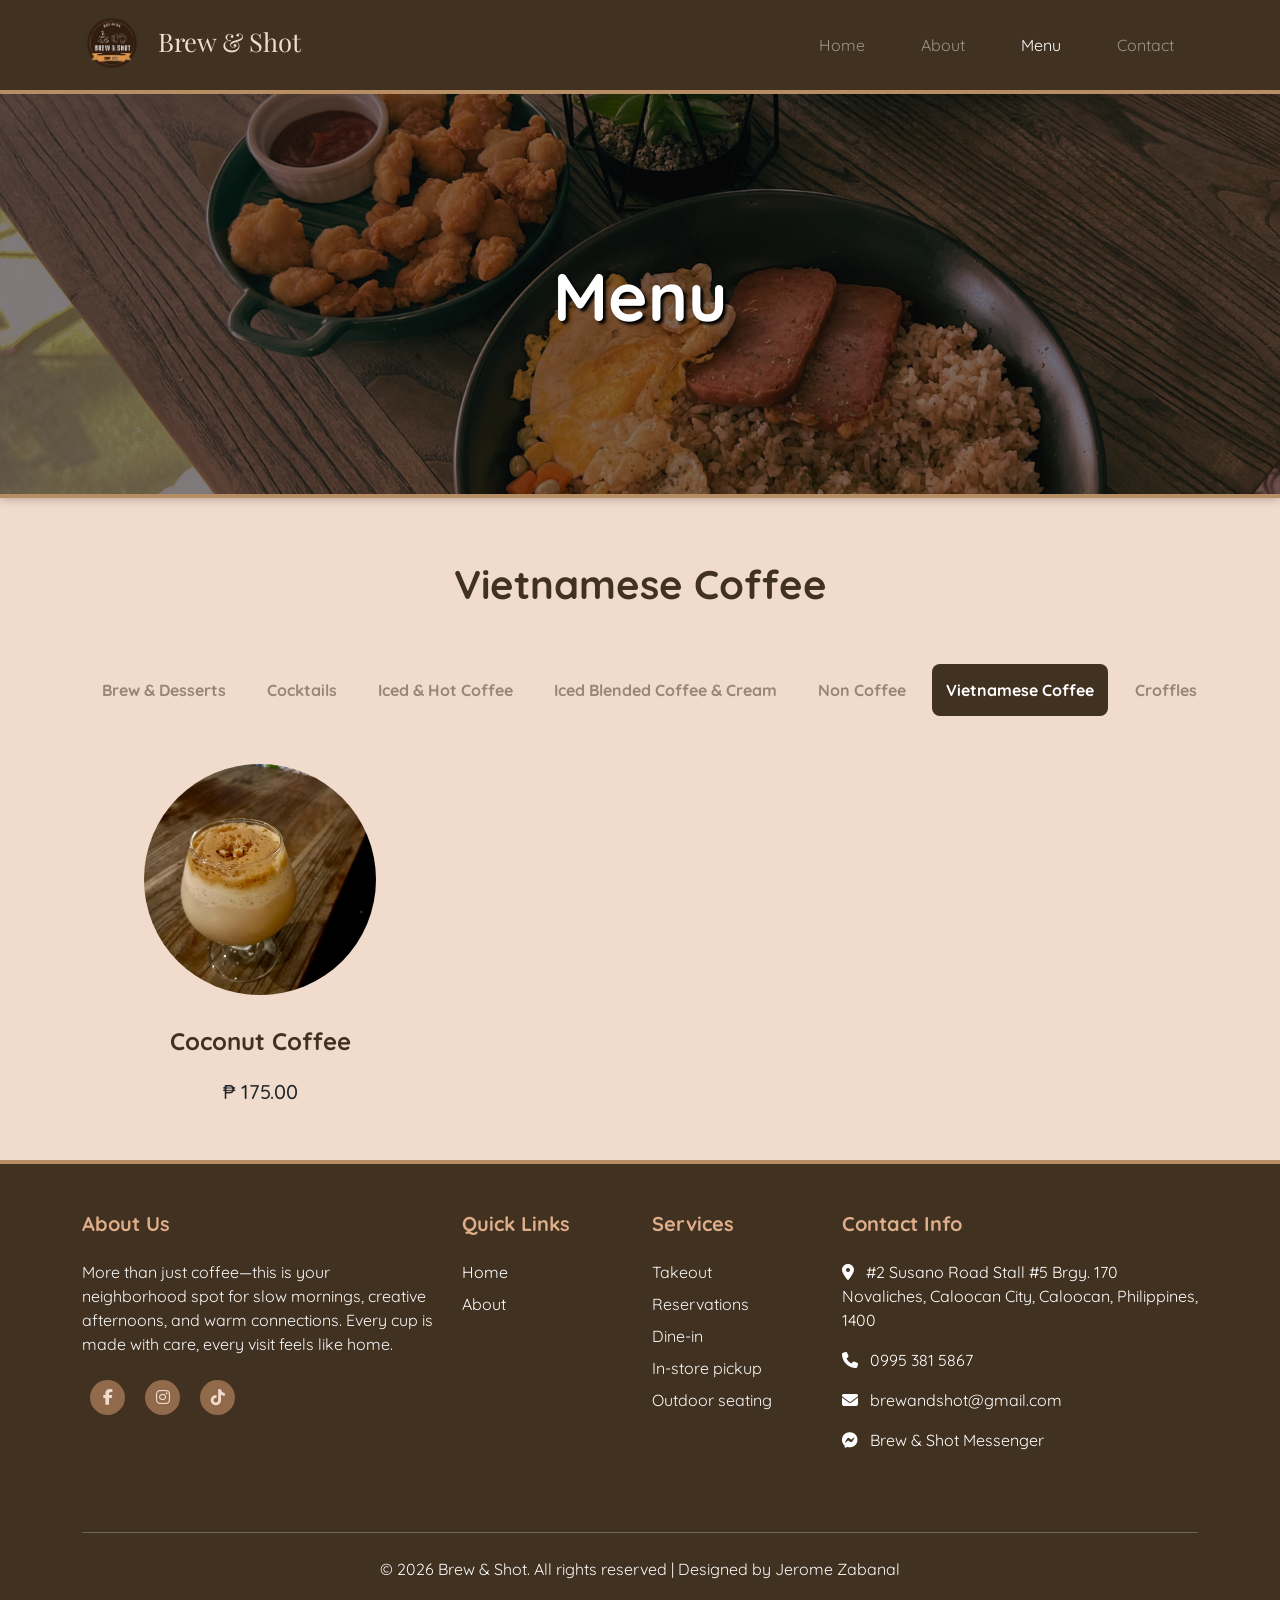
<file: vietnamesecoffee-category.html>
<!DOCTYPE html>
<html lang="en">
<head>
  <title>Menu</title>
  <meta charset="utf-8">
  <meta name="viewport" content="width=device-width, initial-scale=1">
  <link href="https://cdn.jsdelivr.net/npm/bootstrap@5.3.8/dist/css/bootstrap.min.css" rel="stylesheet">
  <link href="https://cdnjs.cloudflare.com/ajax/libs/font-awesome/6.4.2/css/all.min.css" rel="stylesheet">
  <link rel="stylesheet" href="style_brew-and-shot.css">
  <link rel="stylesheet" type="text/css" href="//fonts.googleapis.com/css?family=Playfair+Display" />
  <link rel="stylesheet" type="text/css" href="//fonts.googleapis.com/css?family=Quicksand" />
  <link rel="icon" href="images/logo/favicon_brew-and-shot.png" type="image/x-icon">
  <script src="https://cdn.jsdelivr.net/npm/bootstrap@5.3.8/dist/js/bootstrap.bundle.min.js"></script>
</head>
<body>

<nav class="navbar navbar-expand-sm navbar-expand-md navbar-expand-lg navbar-expand-xl navbar-expand-xxl navbar-bg sticky-top">
  <div class="container">
    <a class="navbar-brand" href="index.html">
      <img src="images/logo/logo_brew-and-shot.jpg" alt="Brew & Shot Logo" style="width: 60px; margin-right: 10px; margin-bottom: 4px;">
      Brew & Shot 
    </a>
    <button class="navbar-toggler" type="button" data-bs-toggle="offcanvas" data-bs-target="#offcanvasNavbar">
      <span class="navbar-toggler-icon"></span>
    </button>
    <div class="offcanvas offcanvas-end navbar-bg" tabindex="-1" id="offcanvasNavbar">
      <div class="offcanvas-header navbar-header">
        <img src="images/logo/logo_brew-and-shot.jpg" alt="Brew & Shot Logo" style="width: 60px; margin-right: 10px; margin-bottom: 4px;">
        Brew & Shot
        <button type="button" class="btn-close" data-bs-dismiss="offcanvas" aria-label="Close"></button>
      </div>
      <div class="offcanvas-body">
        <ul class="navbar-nav justify-content-end flex-grow-1 pe-3">
          <li class="nav-item">
          <a class="nav-link" href="index.html">Home</a>
        </li>
        <li class="nav-item">
          <a class="nav-link" href="about_brew-and-shot.html">About</a>
        </li>
        <li class="nav-item">
          <a class="nav-link nav-active" href="menu_brew-and-shot.html">Menu</a>
        </li>
        <li class="nav-item">
          <a class="nav-link" href="contact_brew-and-shot.html">Contact</a>
        </li>
      </ul>
    </div>
  </div>
</nav>

<div class="headline-banner">
    <img class="img-fluid" src="images/banners/menu-banner.png">
    <h1 class="headline-caption">Menu</h1>
</div>

<div class="container">
    <div class="row">
        <div class="col-lg-12 headline-category mt-4 mb-4">
            <h1>Vietnamese Coffee</h1>
        </div>
    </div>

    <div class="row">
        <div class="col-lg-12 mb-5">
            <div class="scrollmenu">
                <!-- Drinks -->
                <a href="menu_brew-and-shot.html">Brew & Desserts</a>
                <a href="cocktail-category.html">Cocktails</a>
                <a href="iced-hotcoffee.html">Iced & Hot Coffee</a>
                <a href="icedblended-coffee-cream-category.html">Iced Blended Coffee & Cream</a>
                <a href="non-coffee-category.html">Non Coffee</a>
                <a class="scrollmenu-active" href="vietnamesecoffee-category.html">Vietnamese Coffee</a> 
                <!-- Foods --> 
                <a href="croffles-category.html">Croffles</a>
                <a href="pasta-category.html">Pasta</a>
                <a href="pastries-category.html">Pastries</a>
                <a href="ricemeals-category.html">Rice Meals</a>
                <a href="snacks-category.html">Snacks</a>
            </div>
        </div>
    </div>

    <div class="row g-4 mb-4 menu-category"> 
      <div class="col-md-4" data-bs-toggle="modal" data-bs-target="#ModalVietnameseCoffee">
        <img class="img-fluid mx-auto d-block" src="images/menu/vietnamesecoffee/coconutcoffee.png">
        <h4>Coconut Coffee</h4>
        <h5>&#8369 175.00</h5>
      </div>
    </div>

</div>

<div class="modal fade" id="ModalVietnameseCoffee">
  <div class="modal-dialog modal-dialog-centered modal-dialog-scrollable modal-lg">
    <div class="modal-content">

      <div class="modal-header">
        <button type="button" class="btn-close" data-bs-dismiss="modal"></button>
      </div>

      <div class="modal-body">
        <div class="container-fluid">
          <div class="row">
            <div class="col-md-6">
              <img class="img-fluid" src="images/menu/vietnamesecoffee/coconutcoffee.png" style="width: 100%; height: auto; border-radius: 12px;">
            </div>

            <div class="col-md-6 mt-5 modal-menu-desc">
              <h4 class="modal-title">Coconut Coffee - &#8369 175.00</h4>
            </div>
          </div>
        </div>
      </div>

      <div class="modal-footer">
        <button type="button" class="btn-order">Order Now</button>
        <button type="button" class="btn-modal" data-bs-dismiss="modal">Close</button>
      </div>

    </div>
  </div>
</div>

<footer class="footer-bg text-light py-5">
    <div class="container">
        <div class="row g-4">
            <div class="col-lg-4">
                <h5 class="mb-4">About Us</h5>
                <p class="mb-4">
                  More than just coffee—this is your neighborhood spot for slow mornings, creative afternoons, and warm connections. Every cup is made with care, every visit feels like home.
                </p>
                <div class="social-links">
                    <a href="https://www.facebook.com/profile.php?id=100089704350988" class="social-icon"><i class="fab fa-facebook-f"></i></a>
                    <a href="https://www.instagram.com/brewnshot/" class="social-icon"><i class="fa-brands fa-instagram"></i></a>
                    <a href="https://www.tiktok.com/@yszobel1_67jk3" class="social-icon"><i class="fa-brands fa-tiktok"></i></a>
                </div>
            </div>

            <div class="col-lg-2">
                <h5 class="mb-4">Quick Links</h5>
                <ul class="list-unstyled">
                    <li class="mb-2"><a href="index.html" class="footer-link">Home</a></li>
                    <li class="mb-2"><a href="about_brew-and-shot.html" class="footer-link">About</a></li>         
                </ul>
            </div>

            <div class="col-lg-2 col-md-6">
                <h5 class="mb-4">Services</h5>
                <ul class="list-unstyled">
                    <li class="mb-2">Takeout</li>
                    <li class="mb-2">Reservations</li>
                    <li class="mb-2">Dine-in</li>
                    <li class="mb-2">In-store pickup</li>
                    <li class="mb-2">Outdoor seating</li>
                </ul>
            </div>

            <div class="col-lg-4">
                <h5 class="mb-4">Contact Info</h5>
                <ul class="list-unstyled">
                    <li class="mb-3">
                        <a href="https://maps.app.goo.gl/P6QwPMF5Jk4gCxhU8" target="_blank" class="footer-link">
                          <i class="fas fa-map-marker-alt me-2"></i>
                          #2 Susano Road Stall #5 Brgy. 170 Novaliches, Caloocan City, Caloocan, Philippines, 1400
                        </a>
                    </li>
                    <li class="mb-3">                       
                        <a href="tel:09953815867" class="footer-link">
                          <i class="fas fa-phone me-2"></i>
                          0995 381 5867
                        </a>
                    </li>
                    <li class="mb-3">            
                        <a href="mailto:brewandshot@gmail.com" class="footer-link">
                          <i class="fas fa-envelope me-2"></i>
                          brewandshot@gmail.com
                        </a>
                    </li>
                    <li class="mb-3">            
                        <a href="https://www.messenger.com/t/100447672955334" class="footer-link">
                          <i class="fa-brands fa-facebook-messenger me-2"></i>
                          Brew & Shot Messenger
                        </a>
                    </li>
                </ul>
            </div>
        </div>

        <div class="row mt-5">
            <div class="col-12">
                <hr class="mb-4">
                <div class="text-center">
                    <p class="mb-0">&copy; 2026 Brew & Shot. All rights reserved | Designed by Jerome Zabanal</p>
                </div>
            </div>
        </div>
    </div>
</footer>

</body>
</html>
</file>
<file: style_brew-and-shot.css>
body {
    max-width: auto;
    font-family: 'Quicksand', sans-serif;
    background-color: #f0dbcc;
}

.navbar-bg {
    background-color: #413121;
    border-bottom: 0.25rem solid #b78d63;
}

.navbar-brand {
    color: #f0dbcc !important;
    font-family: 'Playfair Display', serif !important;
    font-size: 1.6em;
}

.nav-link {
    color: rgb(248, 248, 248, 0.5) !important;
    transition: 0.4s;
    margin-left: 2.5em;
    position: relative;
}

.nav-link:hover {
    color: #f0dbcc !important;
}

.nav-active {
    color: #fff !important;   
}

.nav-link::after {
    content: '';
    transition: width 0.4s;
    width: 0;
    height: 2px;
    background-color: #f0dbcc;
    position: absolute;
    bottom: 0;
    left: 0;
}

.nav-link:hover::after {
    width: 100%;   
}

.navbar-nav {
    margin-left: auto;
}

.nav-item{
    transition: 0.4s;
}

.navbar-toggler-icon {
  background-image: url("data:image/svg+xml;charset=utf8,%3Csvg viewBox='0 0 32 32' xmlns='http://www.w3.org/2000/svg'%3E%3Cpath stroke='rgba(248, 248, 248, 0.5)' stroke-width='2' stroke-linecap='round' stroke-miterlimit='10' d='M4 8h24M4 16h24M4 24h24'/%3E%3C/svg%3E");
}

.navbar-toggler {
  border-color: rgb(248, 248, 248);
}

.navbar-header {
    color: #f0dbcc !important;
    font-family: 'Playfair Display', serif !important;
    font-size: 1.6em;
    border-bottom: 2px solid #b78d63;
    padding-bottom: 0.5rem;
}

footer h5 {
    color: #dead8a;
    font-weight: 700;
}

.footer-link {
    color: #fff;
    text-decoration: none;
    transition: color 0.3s ease;
}

.footer-link:hover {
    color: #dead8a;
}

.social-icon {
    width: 35px;
    height: 35px;
    line-height: 35px;
    border-radius: 50%;
    text-align: center;
    color: #f0dbcc;
    background-color: #91694b;
    display: inline-block;
    margin: 0 8px;
    transition: all 0.3s ease;
}

.social-icon:hover {
    transform: translateY(-3px);
    color: #f0dbcc;
    background-color: #b78d63;
}

.footer-bg {
    background-color: #413121;
    border-top: 0.25rem solid #b78d63;
}

.carousel-item img {
    width: 100%;
    height: auto;
    object-fit: cover;
}

.btn-link {
    color: #fff;
    text-decoration: none;
    transition: color 0.3s ease;
}

.btn-link:hover {
    color: #dead8a;
}

button:focus button:active {
    border: none;
    outline: none;
    box-shadow: none;
}

.btn-outline {
    border: 2px solid #fff;
    background-color: transparent;
    transition: all 0.3s ease;
    padding: 10px 20px;
    border-radius: 8px;
}

.btn-outline:hover {
    color: #fff;
    border-color: #dead8a;
    background-color: #dead8a;
    box-shadow: 0 0 8px #b78d63;
}

@media screen and (min-width: 1200px) {
    .carousel-caption {
        line-height: 2.0;
        margin-bottom: 18.6rem;
        max-width: auto;
    }   
}

.carousel-caption h1 {
    font-weight: 700;
    text-shadow: 3px 3px 3px black;
    max-width: auto;
}

.carousel-item {
    border-bottom: 0.25rem solid #b78d63;
}

.carousel-control-prev,
.carousel-control-next {
    z-index: 12;
}

.carousel-caption {
    z-index: 8;
}

/* Mobile and Tablet Responsive Fixes for Carousel */
@media (max-width: 768px) {
    .carousel-caption {
        position: absolute;
        bottom: 12%;
        left: 50%;
        transform: translateX(-50%);
        text-align: center;
        padding: 2.4rem;
        line-height: 1.4;
        width: 90%;
        z-index: 10;
    }
    
    .carousel-caption h1 {
        font-size: 1.6rem;
        font-weight: 700;
        text-shadow: 3px 3px 3px black;
        margin-bottom: 0.5rem;
    }
    
    .carousel-caption p {
        font-size: 0.95rem;
        margin-bottom: 1rem;
    }
    
    .carousel-caption .btn {
        font-size: 0.95rem;
        width: 100%;
        max-width: 280px;
        margin-top: 0.9rem;
        padding: 0;
    }
    
    .carousel-caption .btn a {
        width: 100%;
        padding: 10px 20px;
        border-radius: 8px;
    }
    
    .carousel-caption .social-links {
        margin-top: 1rem;
    }
    
    .carousel-caption .social-links .social-icon {
        width: 34px;
        height: 34px;
        line-height: 34px;
        font-size: 0.9rem;
        margin: 0 5px;
    }
}

@media (max-width: 576px) {
    .carousel-caption h1 {
        font-size: 1.4rem;
    }
    
    .carousel-caption p {
        font-size: 0.9rem;
    }
    
    .carousel-caption .btn a {
        font-size: 0.95rem;
        padding: 10px 20px;
    }
}

/* Extra small mobile screens (iPhone, etc.) */
@media (max-width: 480px) {
    .carousel-caption h1 {
        font-size: 1.2rem;
    }
    
    .carousel-caption p {
        font-size: 0.85rem;
    }
    
    .carousel-caption .btn a {
        font-size: 0.9rem;
        padding: 8px 16px;
    }
}

/* iPhone 11 - 17 Pro specific adjustments */
@media (max-width: 414px) {
    .carousel-caption {
        position: absolute;
        top: 25%;
        left: 50%;
        transform: translate(-50%, -25%);
        text-align: center;
        padding: 1rem;
        line-height: 1.3;
        width: 90%;
        z-index: 10;
    }
    
    .carousel-caption h1 {
        font-size: 1.1rem;
    }
    
    .carousel-caption p {
        font-size: 0.8rem;
    }
    
    .carousel-caption .btn a {
        font-size: 0.85rem;
        padding: 6px 12px;
    }
}

/* Tablet Responsive Fixes for Carousel (769px - 1024px) */
@media (min-width: 769px) and (max-width: 1024px) {
    .carousel-caption {
        position: absolute;
        top: 50%;
        left: 50%;
        transform: translate(-50%, -50%);
        text-align: center;
        padding: 2rem;
        line-height: 1.5;
        width: 85%;
        max-width: 500px;
        z-index: 10;
    }
    
    .carousel-caption h1 {
        font-size: 1.8rem;
        font-weight: 700;
        text-shadow: 3px 3px 3px black;
        margin-bottom: 0.8rem;
    }
    
    .carousel-caption p {
        font-size: 1rem;
        margin-bottom: 1.2rem;
    }
    
    .carousel-caption .btn {
        font-size: 1rem;
        width: 100%;
        max-width: 320px;
        padding: 0;
        margin-top: 0.9rem;
    }
    
    .carousel-caption .btn a {
        width: 100%;
        padding: 10px 20px;
        border-radius: 8px;
    }
    
    .carousel-caption .social-links .social-icon {
        width: 36px;
        height: 36px;
        line-height: 36px;
        font-size: 1rem;
        margin: 0 6px;
    }
}

/* Mobile Landscape Orientation Fixes for Carousel */
@media (max-width: 768px) and (orientation: landscape) {
    .carousel-caption {
        position: absolute;
        top: 50%;
        left: 50%;
        transform: translate(-50%, -50%);
        text-align: center;
        padding: 1.2rem;
        line-height: 1.2;
        width: 85%;
        max-width: 600px;
        z-index: 10;
    }
    
    .carousel-caption h1 {
        font-size: 1.4rem;
        font-weight: 700;
        text-shadow: 3px 3px 3px black;
        margin-bottom: 0.4rem;
    }
    
    .carousel-caption p {
        font-size: 0.85rem;
        margin-bottom: 0.8rem;
    }
    
    .carousel-caption .btn {
        font-size: 0.85rem;
        width: 100%;
        max-width: 240px;
        padding: 0;
        margin-top: 0.9rem;
    }
    
    .carousel-caption .btn a {
        width: 100%;
        padding: 10px 20px;
        border-radius: 6px;
    }
    
    .carousel-caption .social-links {
        margin-top: 0.5rem;
    }
    
    .carousel-caption .social-links .social-icon {
        width: 30px;
        height: 30px;
        line-height: 30px;
        font-size: 0.8rem;
        margin: 0 4px;
    }
}

.ourfoodanddrinkproducts-section h1 {
    font-weight: 700;
    color: #413121;
    margin-bottom: 2.4rem;
    text-align: center;
}

.ourfoodanddrinkproducts-section img {
    border-radius: 8px;
    transition: transform 0.3s ease;
    cursor: pointer;
}

.ourfoodanddrinkproducts-section img:hover {
    transform: scale(1.05);
    box-shadow: 0 0 10px rgba(0, 0, 0, 0.3);
}

.ourfoodanddrinkproducts-section h4 {
    color: #413121;
    font-weight: 700;
    margin-top: 2rem;
    margin-bottom: 2rem;
    text-align: center;
}

.gallery-bg {
    background-color: #b98762;
    padding: 2.4rem;
    border-top: 0.25rem solid #91694b;
}

.gallery-section h1 {
    font-weight: 700;
    color: #413121;
    margin-bottom: 2.4rem;
    text-align: center;
}

.gallery-section img {
    border-radius: 8px;
    transition: transform 0.3s ease;
    margin-top: 1rem;
    margin-bottom: 1rem;
}

.gallery-section img:hover {
    transform: scale(1.05);
    box-shadow: 0 0 10px rgba(0, 0, 0, 0.3);
}

.contact-section {
    margin-top: 2.4rem;
    margin-bottom: 2.4rem;
    border-radius: 12px;
    padding: 2.4rem;
    box-shadow: 0 0 10px rgba(0, 0, 0, 0.3);
    background-color: #b98762;
    color: #170e07;
    max-width: 85%;
}

.contact-info-bg {
    background-color: #413121;
    color: #f0dbcc;
    padding: 2.4rem;
    border-radius: 8px;
}

.contact-form-bg {
    padding: 2.4rem;
}

.contact-form-bg h2 {
    font-weight: 700;
    margin-bottom: 1.2rem;
}

.contact-info-bg h2 {
    font-weight: 700;
    margin-bottom: 1.2rem;
}

.contact-info-bg p {
    font-size: 1.1em;
    line-height: 1.6;
}

.contact-form-bg h2 {
    font-weight: 700;
    margin-bottom: 1.2rem;
}

.contact-form-bg label {
    font-weight: 700;
}

.contact-form-bg input,
.contact-form-bg textarea {
    border: none;
    border-radius: 4px;
    padding: 10px;
    margin-bottom: 1.2rem;
    width: 100%;
}

.contact-form-bg button {
    border: none;
    border-radius: 4px;
    padding: 10px 20px;
    background-color: #170e07;
    color: #f0dbcc;
    font-weight: 700;
    transition: background-color 0.3s ease;
}

.contact-form-bg button:hover {
    background-color: #f0dbcc;
    color: #170e07;
}

.contact-form-bg button:focus,
.contact-form-bg button:active {
    background-color: #b78d63;
    color: #f0dbcc;
    box-shadow: 0 0 8px #b78d63;
}

td {
    padding: 0.8rem;
    font-weight: 700;
    border-bottom: 1px solid #f0dbcc;
    background-color: #413121;
}

.headline-banner {
    position: relative;
    display: inline-block;
    width: 100%;
}

.headline-banner img {
    border-bottom: 0.25rem solid #b78d63;
    box-shadow: 0 0 10px rgba(0, 0, 0, 0.3);
    width: 100%;
    height: auto;
    display: block;
}

.headline-caption {
    position: absolute;
    top: 50%;
    left: 50%;
    transform: translate(-50%, -50%);
    color: #fff;
    text-align: center;
    font-weight: 700;
    text-shadow: 3px 3px 3px black;
    max-width: 90%;
    z-index: 10;
    font-size: 4.2rem;
    padding: 1.2rem;
}

/* Desktop Headline Caption (1200px and up) */
@media (min-width: 1200px) {
    .headline-caption {
        font-size: 4.2rem;
        padding: 1.5rem;
    }
}

/* Tablet Headline Caption (768px - 1199px) */
@media (min-width: 768px) and (max-width: 1199px) {
    .headline-caption {
        font-size: 3.2rem;
        padding: 1rem;
    }
}

/* Mobile Headline Caption Portrait (576px - 767px) */
@media (max-width: 767px) {
    .headline-caption {
        font-size: 2.2rem;
        padding: 0.8rem;
        max-width: 95%;
    }
}

/* Extra Small Mobile (max-width: 575px) */
@media (max-width: 575px) {
    .headline-caption {
        font-size: 1.6rem;
        padding: 0.6rem;
        max-width: 95%;
    }
}

/* Mobile Landscape Orientation */
@media (max-width: 768px) and (orientation: landscape) {
    .headline-caption {
        font-size: 1.8rem;
        padding: 0.5rem;
    }
}

.location-bg {
    background-color: #b98762;
    padding: 2.4rem;
}

.location-bg h1 {
    text-align: center;
    color: #413121;
    font-weight: 700;
}

.location-bg p {
    text-align: center;
    font-weight: 700;
    margin-top: 1rem;
    font-size: large;
}

.location-bg iframe {
    border-radius: 8px;
    transition: 0.3s;
    max-width: 100%;
}

.location-bg iframe:hover {
    transform: scale(1.025);
    box-shadow: 0 0 10px rgba(0, 0, 0, 0.3);
}

.modal-content {
  position: relative;
  display: flex;
  flex-direction: column;
  width: 100%;
  color: #f0dbcc;
  pointer-events: auto;
  background-color: #413121;
  background-clip: padding-box;
  border: var(--bs-modal-border-width) solid var(--bs-modal-border-color);
  border-radius: var(--bs-modal-border-radius);
  outline: 0;
  box-shadow: 0 0 10px #b78d63;
}

.modal-header {
  display: flex;
  flex-shrink: 0;
  align-items: center;
  justify-content: space-between;
  padding: var(--bs-modal-header-padding);
  border-bottom: var(--bs-modal-header-border-width) solid #b78d63;
  border-top-left-radius: var(--bs-modal-inner-border-radius);
  border-top-right-radius: var(--bs-modal-inner-border-radius);
}

.modal-footer {
  display: flex;
  flex-shrink: 0;
  flex-wrap: wrap;
  align-items: center;
  justify-content: flex-end;
  padding: calc(var(--bs-modal-padding) - var(--bs-modal-footer-gap) * 0.5);
  background-color: var(--bs-modal-footer-bg);
  border-top: var(--bs-modal-footer-border-width) solid #b78d63;
  border-bottom-right-radius: var(--bs-modal-inner-border-radius);
  border-bottom-left-radius: var(--bs-modal-inner-border-radius);
}

.btn-modal {
    border: 2px solid #fff;
    background-color: transparent;
    transition: all 0.3s ease;
    padding: 10px 20px;
    border-radius: 8px;
    color: #dead8a;
}

.btn-modal:hover {
    color: #413121;
    border-color: #dead8a;
    background-color: #dead8a;
}

.bio-section h1 {
    font-weight: 700;
    color: #413121;
    margin-bottom: 1.4rem;
    text-align: center;
}

.bio-section h4 {
    font-weight: 700;
    color: #413121;
    margin-bottom: 2.4rem;
    text-align: center;
    line-height: 2;
}

.ourstory-section h1 {
    font-weight: 700;
    color: #413121;
    margin-bottom: 1.4rem;
    text-align: center;
}

.ourstory-section p {
    font-weight: 700;
    color: #170e07;
    margin-bottom: 1.4rem;
    padding: 8px;
    text-align: justify;
    font-size: larger;
}

.ourstory-section img {
    border-radius: 8px;
    transition: transform 0.3s ease;
    margin-top: 1rem;
    margin-bottom: 1rem;
    max-width: auto;
}

.ourstory-section img:hover {
    transform: scale(1.05);
    box-shadow: 0 0 10px rgba(0, 0, 0, 0.3);
}

.ourstory-bg {
    background-color: #b98762;
    padding: 2.4rem;
}

.modal-desc h4 {
    text-align: center;
}

.modal-desc h6 {
    text-align: center;
    margin: auto;
    color: #413121;
    padding: 4px;
    border-radius: 8px;
    background-color: #dead8a;
    font-weight: 700;
    width: 50%;
}

.modal-desc p {
    text-align: justify;
}

.modal-desc button {
    border: 2px solid #fff;
    background-color: transparent;
    transition: all 0.3s ease;
    padding: 10px 20px;
    border-radius: 8px;
    color: #fff;
    width: 100%;
}

.modal-desc button:hover {
    color: #413121;
    font-weight: 700;
    border-color: #dead8a;
    background-color: #dead8a;
    box-shadow: 0 0 8px #b78d63;
}

.modal-desc a {
    text-decoration: none;
    color: #fff;
}

.scrollmenu {  
    border-radius: 8px;
    overflow: auto;
    white-space: nowrap;
    text-align: center;
    display: flex;
    justify-content: space-between;
}

.scrollmenu a {
    color: rgb(65, 49, 33, 0.5);
    font-weight: 700;
    text-align: center;
    padding: 14px;
    text-decoration: none;
    transition: 0.3s;
    border-radius: 8px;
    margin-right: 0.4rem;
    margin-left: 0.4rem;
}

.scrollmenu a:hover {
    color: #413121 !important;
    font-weight: 700;
}

.scrollmenu-active {
    background-color: #413121;
    color: #fff !important;
}

.scrollmenu-active:not(.active):hover {
    color: #fff !important;
}

.headline-category h1 {
    color: #413121;
    font-weight: 700;
    margin-top: 2rem;
    margin-bottom: 2rem;
    text-align: center;
}

.menu-category img {
    border-radius: 50%;
    transition: transform 0.3s ease;
    cursor: pointer;
    max-width: 65%;
    object-fit: cover;
}

.menu-category img:hover {
    transform: scale(1.05);
    box-shadow: 0 0 10px rgba(0, 0, 0, 0.3);
}

.menu-category h4 {
    color: #413121;
    font-weight: 700;
    margin-top: 2rem;
    margin-bottom: 2rem;
    text-align: center;
}

.menu-category h5 {
    margin-top: -0.5rem;
    margin-bottom: 2rem;
    text-align: center;
}

.menu-category h1 {
    color: #413121;
    font-weight: 700;
    margin-top: 1rem;
}

.modal-menu-desc h4 {
    color: #f0dbcc;
    padding: 4px;
}

.modal-menu-desc h6 {
    color: #413121;
    text-align: center;
    padding: 4px;
    border-radius: 8px;
    background-color: #dead8a;
    font-weight: 700;
    max-width: 32%;
    margin-top: 0.9rem;
}

.modal-menu-desc p {
    color: #777;
    font-weight: 700;
    margin-left: 0.4rem;
}

.btn-order {
    border: 2px solid #dead8a;
    transition: all 0.3s ease;
    padding: 10px 20px;
    border-radius: 8px;
    max-width: 100%;
    color: #413121;
    background-color: #dead8a;
}

.btn-order:hover {
    color: #dead8a;
    border: 2px solid #fff;
    background-color: transparent;
}
</file>
